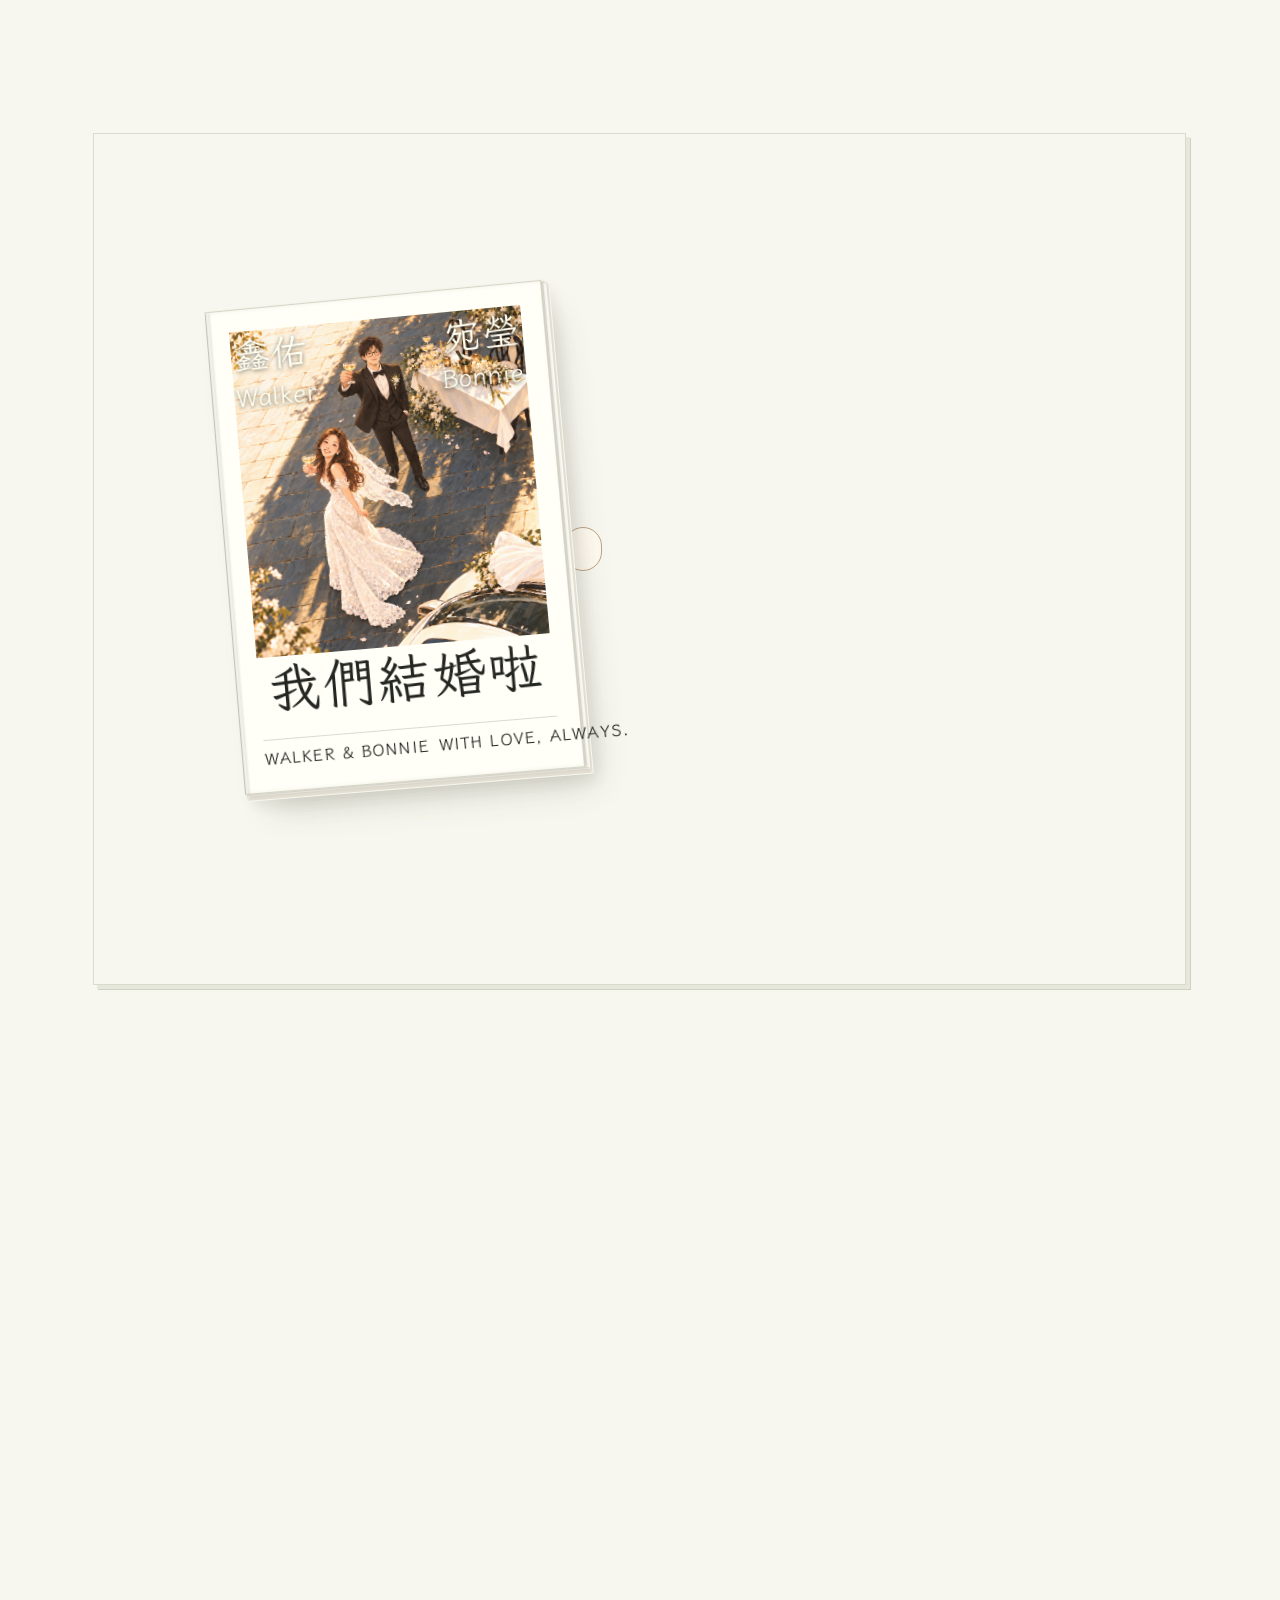
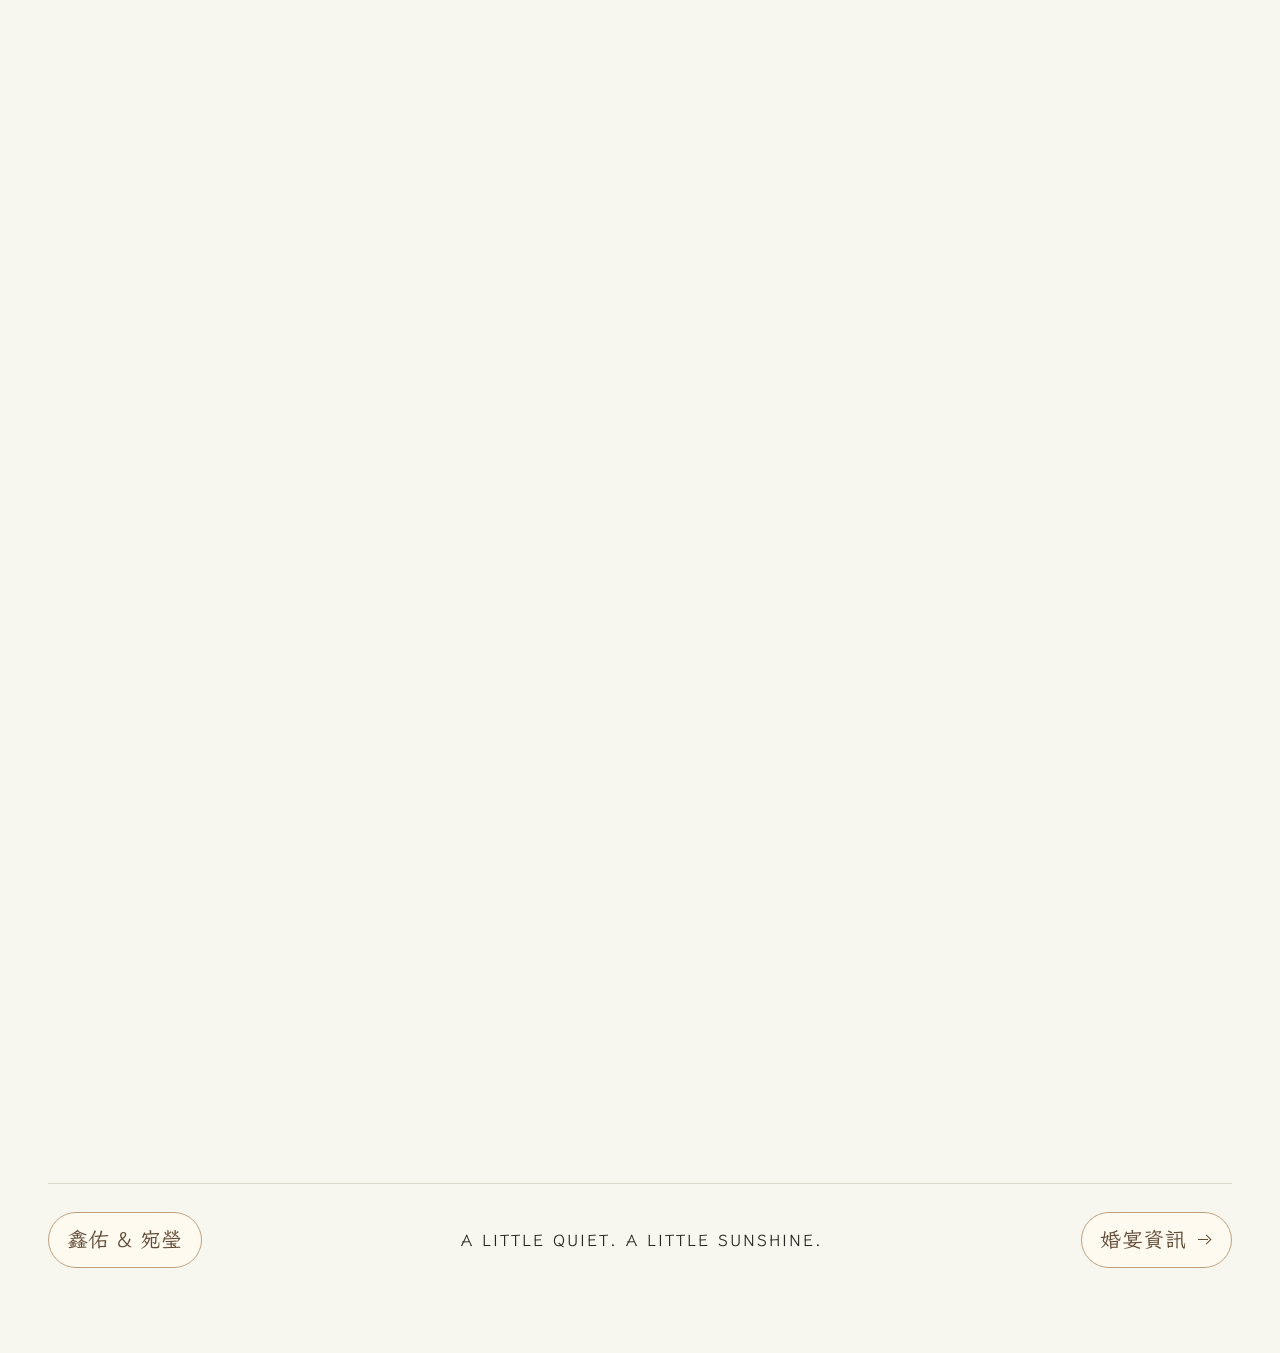
<file: index.html>
<!doctype html>
<html lang="zh-Hant" class="is-cover">
<head>
  <meta charset="utf-8">
<link rel="preconnect" href="https://raw.githubusercontent.com" crossorigin>
<link rel="preload" href="https://raw.githubusercontent.com/cyberinkflow/StarPandaKidsFonts/1934d8585394d1f0b7b148f25696c121679ef725/StarPandaKidsBeta2.1.otf" as="font" type="font/otf" crossorigin>
  <meta name="viewport" content="width=device-width,initial-scale=1,viewport-fit=cover">
  <meta name="theme-color" content="#f7f7ef">
  <meta name="description" content="把幸福的日子，留給最重要的你。我們說好了，這一天見。查看婚宴資訊與更多合照，一起分享幸福。">
  <title>鑫佑 & 宛瑩｜Walker & Bonnie 婚禮邀請</title>
  <link rel="stylesheet" href="assets/invitation.css?v=five-page-flow-1">
  <link rel="stylesheet" href="assets/invitation-book.css?v=magazine-smooth-15">
  <link rel="stylesheet" href="assets/invitation-magazine.css?v=magazine-smooth-15">
  <link rel="stylesheet" href="assets/invitation-polish.css?v=magazine-smooth-15">
  <link rel="stylesheet" href="assets/invitation-spread.css?v=magazine-smooth-15">
  <link rel="stylesheet" href="assets/invitation-material.css?v=magazine-smooth-15">
<link rel="stylesheet" href="assets/wedding-fonts.css?v=panda-block-5"><link rel="stylesheet" href="assets/invitation-type-size.css?v=magazine-smooth-15"><style>
html.panda-loading body{visibility:hidden}
html.panda-loading::after{content:"♥";position:fixed;inset:0;display:grid;place-items:center;background:#f7f6ed;color:#df9074;font:48px/1 serif;z-index:2147483647;animation:panda-loading-pulse 1.2s ease-in-out infinite}
@keyframes panda-loading-pulse{50%{color:#efb49b}}
@media(prefers-reduced-motion:reduce){html.panda-loading::after{animation:none}}
</style><script>
(()=>{
  if(!document.fonts)return;
  const root=document.documentElement;
  root.classList.add('panda-loading');root.setAttribute('aria-busy','true');
  const reveal=()=>{root.classList.remove('panda-loading');root.removeAttribute('aria-busy');};
  const timeout=setTimeout(reveal,6000);
  const ready=()=>document.fonts.load('400 24px "Star Panda Kids"','我們要結婚了♥').then(()=>{clearTimeout(timeout);reveal();},()=>{clearTimeout(timeout);reveal();});
  if(document.readyState==='loading')document.addEventListener('DOMContentLoaded',ready,{once:true});else ready();
})();
</script><link rel="preload" as="image" href="assets/story-courtyard.png" fetchpriority="high">
<link rel="stylesheet" href="assets/invitation-magazine.css?v=magazine-smooth-15">
</head>
<body>
  <a class="action-control skip-link" href="#details">跳到婚宴資訊</a>
  <header class="site-header" inert>
    <a class="action-control brand" href="#invitation" aria-label="回到喜帖首頁"><span class="brand-mark" aria-hidden="true">w / b</span><span class="name-pair"><strong data-couple>鑫佑 & 宛瑩</strong><small data-english-couple>Walker & Bonnie</small></span></a>
    <nav aria-label="喜帖導覽"><a href="#story" class="action-control">我們的小故事</a><a href="#details" class="action-control">這一天</a></nav>
  </header>

  <main>
    <div class="book-journey" id="invitation-book" aria-label="我們的婚禮喜帖">
      <div class="book-stage">
        <section class="hero book-page book-cover" data-book-page="0" id="invitation" aria-labelledby="hero-title">
          <h1 id="hero-title" class="sr-only" tabindex="-1">鑫佑與宛瑩的婚禮邀請｜Walker & Bonnie</h1>
          <div class="hero-copy" aria-hidden="true"></div>
          <div class="hero-art" aria-label="Walker 與 Bonnie 的立體婚禮雜誌">
            <div class="paper-anchor"><div class="paper-flight"><div class="magazine-depth"><div class="magazine-pages" aria-hidden="true"></div><div class="invitation-paper">
              <div class="paper-content">
                <div class="cover-portrait photo-slot has-photo" data-photo="0"><img src="assets/story-courtyard.png" alt="鑫佑與宛瑩的合照" fetchpriority="high" loading="eager" decoding="async"></div>
                <div class="cover-person cover-person-walker"><strong class="cover-ink">鑫佑</strong><small class="cover-ink" lang="en">Walker</small></div><div class="cover-person cover-person-bonnie"><strong class="cover-ink">宛瑩</strong><small class="cover-ink" lang="en">Bonnie</small></div>
                <div class="paper-title"><span class="cover-ink">我們結婚啦</span></div>
                <div class="paper-bottom"><span class="cover-ink">WALKER & BONNIE</span><span class="cover-ink">WITH LOVE, ALWAYS.</span></div>
                <div class="magazine-gloss" aria-hidden="true"></div>
              </div>
            </div></div></div></div>
            <a class="action-control cover-open" href="#story" aria-label="點擊翻開喜帖，前往下一頁" title="點擊翻開喜帖"><svg viewBox="0 0 36 36" fill="none" aria-hidden="true"><path d="M13 19V8a2 2 0 0 1 4 0v8a2 2 0 0 1 4 0v1a2 2 0 0 1 4 0v1a2 2 0 0 1 4 0v6c0 5-3 8-7 8h-3c-3 0-5-2-6-4l-5-7c-1.5-2.5 1.5-4.5 3-2l2 2" fill="#fffaf0" stroke="currentColor" stroke-width="1.5" stroke-linecap="round" stroke-linejoin="round"/><path d="M15 1v2M8 4l1.5 1.5M22 4l-1.5 1.5" stroke="currentColor" stroke-width="1.5" stroke-linecap="round"/></svg></a>
          </div>
        </section>

<section class="book-page content-page book-story" data-book-page="1" id="story" aria-labelledby="story-title"><div class="page-content" tabindex="0" aria-label="人物介紹內容"><div class="couple-intro"><div><p class="eyebrow" lang="en">The two of us</p><h2 class="duo-heading" id="story-title" tabindex="-1" lang="en">Since 2021, <br>until now,<br><em>and to be continued.</em></h2></div><div class="personality-pair"><article class="personality quiet" aria-labelledby="name-walker"><span class="personality-avatar avatar-quiet"><img src="assets/story-champagne-upright.png" alt="鑫佑（Walker）的插畫頭貼" width="1122" height="1402" loading="lazy"></span><span class="personality-name" id="name-walker">鑫佑<small>Walker</small></span><span class="personality-type" lang="en">INFP</span><span class="personality-copy">平常不喜歡說話，<br>喝酒後超喜歡說話。</span><span class="personality-extra" id="profile-walker" hidden>別人說他沉穩內斂。<br>（但 Bonnie 不覺得。）</span><button class="action-control profile-toggle" type="button" aria-expanded="false" aria-controls="profile-walker" data-person="鑫佑">認識鑫佑 ＋</button></article><article class="personality sunny" aria-labelledby="name-bonnie"><span class="personality-avatar avatar-sunny"><img src="assets/story-champagne-upright.png" alt="宛瑩（Bonnie）的插畫頭貼" width="1122" height="1402" loading="lazy"></span><span class="personality-name" id="name-bonnie">宛瑩<small>Bonnie</small></span><span class="personality-type" lang="en">ENTP</span><span class="personality-copy">12小時跟Walker嘰哩呱啦<br>喝酒後24小時跟每個人嘰哩呱啦</span><span class="personality-extra" id="profile-bonnie" hidden>是有趣的靈魂與美貌集於一身的自戀仔。<br>（Walker 笑而不語。）</span><button class="action-control profile-toggle" type="button" aria-expanded="false" aria-controls="profile-bonnie" data-person="宛瑩">認識宛瑩 ＋</button></article></div></div></div><div class="page-actions"><a class="action-control text-action" href="#invitation">上一頁</a><span class="page-number">1 / 5</span><a class="action-control button" href="#photos">下一頁 →</a></div></section>
<section class="book-page content-page book-photos" data-book-page="2" id="photos" aria-labelledby="photos-title"><div class="page-content" tabindex="0" aria-label="照片區內容"><div class="photos-heading"><p class="eyebrow">OUR MOMENTS</p><h2 id="photos-title">我們的照片</h2><p>把一起走過的日子，<br>留在每一張照片裡。</p></div><div class="story-viewer" role="region" aria-roledescription="可滑動相片卡片" aria-label="我們的三張故事照片"><div class="story-track">
            <figure class="story-frame" data-story-frame="0">
              <div class="story-photo story-photo--portrait photo-slot" data-photo="1"><div class="photo-placeholder"><span class="photo-monogram">us.</span><span class="photo-note">OUR LITTLE STORY / 01</span></div></div>
              <figcaption><span class="eyebrow" lang="en">01 / Dress up</span><h3>今天有點正式，<br>但我們還是一樣鬧。</h3><p>她負責漂亮，他負責站好。<br>笑得這麼開心，大概是想到等一下可以吃飯。</p></figcaption>
            </figure>
            <figure class="story-frame" data-story-frame="1">
              <div class="story-photo story-photo--portrait photo-slot" data-photo="2"><div class="photo-placeholder"><span class="photo-monogram">us.</span><span class="photo-note">OUR LITTLE STORY / 02</span></div></div>
              <figcaption><span class="eyebrow" lang="en">02 / Cheers to us</span><h3>敬今天的我們，<br>也敬明天的宵夜。</h3><p>照片裡看起來很優雅。<br>實際上，已經在討論拍完要吃什麼。</p></figcaption>
            </figure>
            <figure class="story-frame" data-story-frame="2">
              <div class="story-photo story-photo--portrait photo-slot" data-photo="3"><div class="photo-placeholder"><span class="photo-monogram">us.</span><span class="photo-note">OUR LITTLE STORY / 03</span></div></div>
              <figcaption><span class="eyebrow" lang="en">03 / Just like this</span><h3>一張合照，<br>兩種快樂。</h3><p>他覺得這張可以，她說再拍一張。<br>最後相簿多了三百張差不多的照片。</p></figcaption>
            </figure>
            </div><div class="story-controls" hidden><button type="button" id="story-prev" class="action-control story-arrow" aria-label="上一張照片"><svg class="story-nav-arrow" viewBox="0 0 40 20" fill="none" aria-hidden="true"><path d="M3 10h32M27 3l8 7-8 7" stroke="currentColor" stroke-width="1.2" stroke-linecap="round" stroke-linejoin="round"/></svg></button><span class="story-controls-flourish" aria-hidden="true">─ ♡ ─</span><button type="button" id="story-next" class="action-control story-arrow" aria-label="下一張照片"><svg class="story-nav-arrow" viewBox="0 0 40 20" fill="none" aria-hidden="true"><path d="M3 10h32M27 3l8 7-8 7" stroke="currentColor" stroke-width="1.2" stroke-linecap="round" stroke-linejoin="round"/></svg></button></div><div class="story-progress" role="group" aria-label="選擇照片" hidden><button type="button" data-story-go="0" aria-label="第 1 張照片" class="heart-dot"></button><button type="button" data-story-go="1" aria-label="第 2 張照片" class="heart-dot"></button><button type="button" data-story-go="2" aria-label="第 3 張照片" class="heart-dot"></button></div><p id="story-slide-status" class="sr-only" role="status" aria-live="polite"></p>
          </div></div><div class="page-actions"><a class="action-control text-action" href="#story">上一頁</a><span class="page-number">2 / 5</span><a class="action-control button" href="#chapters">下一頁 →</a></div></section>
<section class="book-page content-page book-chapters" data-book-page="3" id="chapters" aria-labelledby="next-chapter-title"><div class="page-content" tabindex="0" aria-label="那些年的故事內容"><section class="story-next-chapter" aria-labelledby="next-chapter-title"><h3 id="next-chapter-title" tabindex="-1">那些年的小故事<span class="story-title-names" lang="en">『Walker &amp; Bonnie』</span></h3><p>我們從同一間公司的同事，變成酒友、戀人、旅伴。<br>中間經過九杯 Shot、<br>一次象山心碎之旅，<br>還有一起在英國生活的日子。</p><p>從「可以試試看」，到「以後都有<span class="pronoun-blue">你</span>/<span class="pronoun-pink">妳</span>」。<br>這是我們的故事。</p><button id="story-read" type="button" aria-haspopup="dialog" aria-controls="story-dialog" class="action-control story-read-link"><img class="story-olaf" src="assets/olaf-story.png" alt="" width="64" height="64"><span>翻開我們的小故事</span></button></section></div><div class="page-actions"><a class="action-control text-action" href="#photos">上一頁</a><span class="page-number">3 / 5</span><a class="action-control button" href="#details">下一頁 →</a></div></section>
<section class="book-page content-page book-details details" data-book-page="4" id="details" aria-labelledby="details-title"><div class="page-content" tabindex="0" aria-label="婚宴資訊內容"><div class="section-heading"><div><p class="eyebrow">SAVE THE DATE</p><h2 id="details-title" tabindex="-1">這一天，見。</h2></div><span class="sample-label" id="sample-label">我們準備好，你就來。</span></div>
          <div class="details-grid">
            <article class="detail-card time-card"><div class="detail-top"><span>WHEN / 婚宴時間</span></div><h3 data-long-date>2027 年 6 月 19 日</h3><p class="detail-weekday" data-weekday>星期六</p><div class="time-row"><div><strong id="welcome-time">12:00</strong><span>入座</span></div><span class="time-divider" aria-hidden="true"></span><div><strong id="banquet-time">12:30</strong><span>午宴開席</span></div></div><button class="action-control text-action" id="calendar-button" type="button">加入我的行事曆 <span aria-hidden="true">＋</span></button></article>
            <article class="detail-card venue-card"><div class="venue-card-copy"><div class="detail-top"><span>WHERE / 婚宴地點</span></div><h3 id="venue-name">晶宴・御豐館</h3><p class="venue-room" id="venue-room">綺麗劇場</p><p class="venue-address" id="venue-address">300新竹市東區光復里公道五路三段1號2樓</p></div><div class="venue-map"><iframe tabindex="-1" aria-hidden="true" id="venue-map-frame" title="晶宴會館御豐館位置地圖" src="https://maps.google.com/maps?q=%E6%99%B6%E5%AE%B4%E6%9C%83%E9%A4%A8%E5%BE%A1%E8%B1%90%E9%A4%A8&output=embed&hl=zh-TW" loading="lazy" referrerpolicy="no-referrer-when-downgrade"></iframe><a class="venue-map-link" id="directions-link" href="https://www.google.com/maps/dir/?api=1&destination=%E6%99%B6%E5%AE%B4%E6%9C%83%E9%A4%A8%E5%BE%A1%E8%B1%90%E9%A4%A8" target="_blank" rel="noopener noreferrer"><span class="action-control button venue-map-action">帶我去婚禮現場📍</span></a></div></article>
          </div></div><div class="page-actions"><a class="action-control text-action" href="#chapters">上一頁</a><span class="page-number">4 / 5</span><a class="action-control button" href="#thanks">下一頁 →</a></div></section>
<section class="book-page content-page book-thanks" data-book-page="5" id="thanks" aria-labelledby="thanks-title"><div class="page-content" tabindex="0" aria-label="婚禮見內容"><h2 id="thanks-title" class="sr-only">婚禮見與小驚喜</h2><div class="details-next attendance-reminder"><p class="reminder-heading">你有答應要來喔 <span class="reminder-heart" aria-hidden="true">♥</span></p><p>把這天留給我們，<br>一起吃飯、聊天，為我們舉杯。</p></div><div class="scratch-section"><div class="scratch-card" id="scratch-card"><div class="scratch-prize"><span>恭喜你，刮中我們的偏愛！</span><strong class="scratch-message">神祕小禮物<span>ONLY AT OUR WEDDING</span></strong><p class="scratch-redemption">婚禮當天，出示這個畫面找我們兌換。<br><strong>只限現場領取</strong>，禮物是什麼？見面才揭曉 🤭</p><span class="scratch-stamp" aria-hidden="true">♡</span></div><canvas id="scratch-canvas" aria-hidden="true"></canvas><span class="sr-only" id="scratch-status" role="status"></span></div><button class="action-control" id="scratch-reveal" type="button">直接揭曉 <span class="icon icon-next" aria-hidden="true"></span></button></div><div class="thankyou-footer"><div class="countdown"><strong id="days-left">—</strong><span id="countdown-label">DAYS TO GO</span></div><p>那天見啦啦啦啦<br><small>鑫佑 & 宛瑩 · Walker & Bonnie</small></p></div></div><div class="page-actions"><a class="action-control text-action" href="#details">上一頁</a><span class="page-number">5 / 5</span><a class="action-control button" href="#backcover">封底 →</a></div></section>
        <section class="book-page book-backcover" data-book-page="6" id="backcover" aria-labelledby="backcover-title"><h2 id="backcover-title" class="sr-only" tabindex="-1">雜誌封底</h2><div class="backcover-anchor"><a class="action-control backcover-return" href="#invitation" aria-label="翻回雜誌封面" title="翻回雜誌封面"><svg viewBox="0 0 36 36" fill="none" aria-hidden="true"><path d="M13 19V8a2 2 0 0 1 4 0v8a2 2 0 0 1 4 0v1a2 2 0 0 1 4 0v1a2 2 0 0 1 4 0v6c0 5-3 8-7 8h-3c-3 0-5-2-6-4l-5-7c-1.5-2.5 1.5-4.5 3-2l2 2" fill="#fffaf0" stroke="currentColor" stroke-width="1.5" stroke-linecap="round" stroke-linejoin="round"/><path d="M15 1v2M8 4l1.5 1.5M22 4l-1.5 1.5" stroke="currentColor" stroke-width="1.5" stroke-linecap="round"/></svg></a><div class="backcover-flight"><div class="backcover-page-stack" aria-hidden="true"></div><div class="backcover-magazine" role="button" tabindex="0" aria-label="翻回雜誌封面"><div class="backcover-photo photo-slot" data-photo="0"><div class="photo-placeholder"><span class="portrait-mark">w & b</span></div></div><div class="magazine-barcode" aria-hidden="true"><span class="barcode-bars"></span><span>W &amp; B · 2027 06 19</span></div><div class="magazine-gloss" aria-hidden="true"></div></div></div></div></section>
      </div>
    </div>
  </main>
  <div class="page-width" id="line-official-section" hidden><a class="action-control button button-outline" id="line-official-link" target="_blank" rel="noopener noreferrer">加入新人 LINE 官方帳號 <span class="icon icon-next" aria-hidden="true"></span></a></div>
  <footer class="site-footer page-width"><a class="action-control footer-couple" href="#invitation" data-couple>鑫佑 & 宛瑩</a><span>A LITTLE QUIET. A LITTLE SUNSHINE.</span><a class="action-control" href="#details">婚宴資訊 <span class="icon icon-next" aria-hidden="true"></span></a></footer>
  <dialog id="story-dialog" aria-labelledby="story-reader-title"><div class="story-reader-shell"><header class="story-reader-header"><div><h2 id="story-reader-title" tabindex="-1">那些年的小故事<span class="story-title-names" lang="en">『Walker &amp; Bonnie』</span></h2></div><button id="story-close" type="button" class="action-control">關閉 ×</button></header><div class="story-reader-body"><p class="story-reader-lead"><strong>當時的我們還不知道<br>那個一起下班、一起出去玩的人<br>後來會成為最想一起回家的人。</p><section class="story-chapter" aria-labelledby="story-chapter-1"><span class="chapter-number" aria-hidden="true">01</span><h3 id="story-chapter-1"><span class="pronoun-blue">他</span>先遇見了仙女，<span class="pronoun-pink">她</span>後來發現了帥哥。</h3><p>故事開始在 2021 年，口罩還是日常穿搭的一部分。<span class="pronoun-pink">她</span>進公司的第一天，<span class="pronoun-blue">他</span>看著戴口罩的<span class="pronoun-pink">她</span>，心裡想著：「新來的同事，怎麼像仙女一樣。」</p><p>臉都還沒看完整，心動倒是已經先開始了。於是，<span class="pronoun-blue">他</span>開始約<span class="pronoun-pink">她</span>和同事們一起去酒吧。至於是剛好想喝酒，還是剛好想見<span class="pronoun-pink">她</span>，答案應該滿明顯的。</p><p>那時候還年輕，白天當同事，下班繼續一起玩。一起出門的次數多了，我們也慢慢熟了。後來，<span class="pronoun-blue">他</span>開始教<span class="pronoun-pink">她</span>寫程式。</p><p>程式有沒有學會先不說，但<span class="pronoun-pink">她</span>開始覺得——「欸，<span class="pronoun-blue">他</span>好像越來越帥了。」</p><p>一個先被外表吸引，一個慢慢被相處打動。在那些看起來很普通的日子裡，我們悄悄成了彼此的特別。</p></section>
<section class="story-chapter" aria-labelledby="story-chapter-2"><span class="chapter-number" aria-hidden="true">02</span><h3 id="story-chapter-2">那晚的紀錄：一人 9 杯 Shot。</h3><p>有一次，我們和朋友一起去了酒吧。原本只是喝喝調酒、聊聊天，幾杯調酒過後，大家就開始喝起了 Shot。</p><p>最後的戰績是:一個人，9 杯。對，是每個人 9 杯。至於那晚怎麼收尾的……</p><p><span class="pronoun-blue">他</span>和朋友好像先在路邊短暫「休息」了一下。<span class="pronoun-pink">她</span>則回到家，躺上房間裡的白色毛毛地毯，直接進入睡眠模式。床明明就在旁邊，但那晚的<span class="pronoun-pink">她</span>，覺得毛毛地毯就夠舒服了。</p><p>仙女也是需要降落的。那天選的是白色毛毛款停機坪。</p><p>總之，大家最後都平安回家睡覺，隔天，再各自迎來一場大宿醉。有些回憶很浪漫，這段比較像酒醒之後，還會一起笑很久的那種。</p><p>後來，我們還是常常一起出去。只是漸漸地，從一群人的聚會，變成了兩個人的約會。</p></section>
<section class="story-chapter" aria-labelledby="story-chapter-3"><span class="chapter-number" aria-hidden="true">03</span><h3 id="story-chapter-3"><span class="pronoun-blue">他</span>想牽手，<span class="pronoun-pink">她</span>以為<span class="pronoun-blue">他</span>小看<span class="pronoun-pink">她</span>。</h3><p>那天，我們一起去爬象山。下山的路上飄起小雨，路有點滑。<span class="pronoun-blue">他</span>怕<span class="pronoun-pink">她</span>跌倒，伸手想牽<span class="pronoun-pink">她</span>。而<span class="pronoun-pink">她</span>，非常俐落地把<span class="pronoun-blue">他</span>的手拍開。</p><p><span class="pronoun-blue">他</span>想的是：「路很滑，讓我牽著<span class="pronoun-pink">妳</span>。」<br><span class="pronoun-pink">她</span>想的是：「瞧不起誰啊，我才不會滑倒。」</p><p><span class="pronoun-pink">她</span>顧著證明自己站得穩，完全沒發現，旁邊那個人的心已經碎了一地。<br>直到現在，<span class="pronoun-blue">他</span>都堅持把那天叫作——「象山心碎之旅」。</p><p>回家後，<span class="pronoun-blue">他</span>帶著那顆受傷的心，決定這次不要再靠暗示了。於是傳訊息告訴<span class="pronoun-pink">她</span>，說<span class="pronoun-blue">他</span>喜歡<span class="pronoun-pink">她</span>，問<span class="pronoun-pink">她</span>到底有沒有興趣，要不要當<span class="pronoun-blue">他</span>的女朋友。</p><p><span class="pronoun-pink">她</span>說：「可以試試看。」沒有華麗的台詞，就這樣，我們開始了。<br>原本以為是心碎之旅，結果走成了戀愛的起點。</p><p>那天沒牽到的手，後來還有好多機會，可以慢慢牽。</p></section>
<section class="story-chapter" aria-labelledby="story-chapter-4"><span class="chapter-number" aria-hidden="true">04</span><h3 id="story-chapter-4">第一次見家長，先登場的是金髮，後登場的是低音炮。</h3><p>第一次一起回<span class="pronoun-pink">她</span>家的那天晚上，<span class="pronoun-blue">他</span>留著一頭及背的金色長髮。爸媽先看見了<span class="pronoun-blue">他</span>的背影，還以為女兒帶了個女生回來。</p><p>直到<span class="pronoun-blue">他</span>轉過身，用低沉的嗓音喊了一聲<br>「叔叔好。」<br>爸爸嚇了一跳。</p><p>原本以為是女兒的長髮朋友，一開口，才發現是低音炮男朋友。金色長髮是前奏，低音炮才是正式登場。</p><p>第一次見家長，就這樣留下了意想不到的記憶點。<br>後來，這位金色長髮、低音炮的男朋友，慢慢成了家裡熟悉的身影，也即將成為家裡的一份子。</p><p>而那聲讓爸爸嚇一跳的「叔叔好」，成了我們一提起，就忍不住笑的溫暖插曲。</p></section>
<section class="story-chapter" aria-labelledby="story-chapter-5"><span class="chapter-number" aria-hidden="true">05</span><h3 id="story-chapter-5"><span class="pronoun-pink">她</span>想再回去一次，<span class="pronoun-blue">他</span>說，那就一起。</h3><p><span class="pronoun-pink">她</span>曾經在英國讀碩士。那時候忙著唸書，心裡一直留著一個小小的願望：想再回去一次，好好生活，慢慢看看。</p><p><span class="pronoun-blue">他</span>沒有去過歐洲，英文也還在「可以再進步」的階段。後來，我們都抽中了英國打工度假的籤。</p><p>面對一個沒去過的地方，和一段還不知道會長什麼樣子的生活，<span class="pronoun-blue">他</span>沒有猶豫，願意和<span class="pronoun-pink">她</span>一起出發。<span class="pronoun-pink">她</span>想重訪的地方，就這樣成了我們共同的新冒險。</p><p>於是，一起收拾行李，把熟悉的日子打包，毅然決然地一起跳脫舒適圈。<span class="pronoun-blue">他</span>遠端工作，<span class="pronoun-pink">她</span>在咖啡廳當服務生。</p><p>我們在那裡工作、學英文、交朋友，一起摸索異鄉的日常，也慢慢找到自己的生活步調。原本陌生的街道，變成了熟悉的回家路。原本不認識的人，變成了會約著見面、惦記彼此的朋友。</p><p>因為有彼此，也有了朋友，那個很遠的地方，慢慢住出了家的感覺，成了我們的第二個家鄉。回頭想起來，很喜歡那段愜意的小日子。</p><p>原來，和喜歡的人一起過生活，連冷得要死的日常，都會變成後來很想念的時光。</p></section>
<section class="story-chapter" aria-labelledby="story-chapter-6"><span class="chapter-number" aria-hidden="true">06</span><h3 id="story-chapter-6">旅行清單越來越長，身邊一直是同一個人。</h3><p>住在英國的日子裡，我們也一起去了好多地方。第一站，是比利時。</p><p>布魯日的街景，美得像我們想像中的中古世紀。那些原本只在圖片裡看過的風景，就這樣，成了兩個人一起走過的路。</p><p>後來，我們在瑞士看雪、玩雪，在挪威看峽灣、搭過夜火車，在瑞典體驗當地生活，在芬蘭挑戰冰浴，在德國一起參加啤酒節。</p><p>還有法國、愛沙尼亞、拉脫維亞、捷克、匈牙利，以及荷蘭……每一個地名，都有一段只有我們知道的故事。</p><p>有些記得的是風景，有些記得的是當下發生的小事。還有些照片，一翻出來，就知道對方接下來會笑什麼。</p><p>大家說，旅行可以看出兩個人適不適合在一起。我們一起走過了許多地方，依然期待著下一趟旅行。而最期待的是，往後的每一站，都可以一直有彼此。</p></section>
<section class="story-chapter" aria-labelledby="story-chapter-7"><span class="chapter-number" aria-hidden="true">07</span><h3 id="story-chapter-7">回到台灣，故事繼續。</h3><p>後來，我們一起回到台灣，繼續工作、生活，也繼續計畫下一次去哪裡玩。故事從遠方，回到了每天的日常。</p><p>從「下班要不要一起出去？」到「晚餐要吃什麼？」從同事、酒友，到戀人、旅伴，現在，我們想成為彼此的家人。</p><p>我們很喜歡，那些一起出去玩的故事。也很珍惜，那些沒有特別發生什麼、卻有對方陪著的日子。</p><p>當初那句「可以試試看」，走到今天，已經變成——「以後的旅行，都一起吧。」</p><p>去很遠的地方，或是一起回家。</p></section>
<section class="story-chapter" aria-labelledby="story-chapter-8"><span class="chapter-number" aria-hidden="true">08</span><h3 id="story-chapter-8"><span class="pronoun-blue">你</span>的朋友、我的朋友，後來都是我們的朋友。</h3><p><span class="pronoun-blue">他</span>的朋友大多在台北，<span class="pronoun-pink">她</span>的朋友大多在新竹。在一起之後，我們的生活裡，也多了彼此的朋友。</p><p>一起吃飯、喝酒、聊天，偶爾抽著水煙，把近況聊成笑話，再把笑話聊成回憶。</p><p>原本是「陪<span class="pronoun-blue">他</span>去見朋友」、「帶<span class="pronoun-pink">她</span>認識朋友」，後來，不知不覺變成了——「我們什麼時候再約大家？」</p><p>很開心，我們喜歡彼此，也喜歡彼此身邊的那些人。兩個人的故事，因為有了一群人的陪伴，變得更熱鬧，也更溫暖。</p><p>而婚禮這一天，終於可以把台北、新竹，還有一路上認識的朋友們，約到同一個地方。</p><p>這次，就一起來吃飯、聊天，為我們舉杯吧。</p></section>
<div class="story-reader-ending"><p>從同事、酒友，到戀人、旅伴。<br>下一站，是家人。</p><button type="button" id="story-reader-back" class="action-control">回到喜帖 ♡</button></div></div></div></dialog>
  <dialog id="calendar-dialog" aria-labelledby="calendar-title" aria-describedby="calendar-help"><button class="action-control dialog-close" id="calendar-close" type="button" aria-label="關閉行事曆選項">關閉 ×</button><p class="eyebrow">SAVE OUR DAY</p><h2 id="calendar-title">把這天留給我們。</h2><p class="calendar-summary">2027 / 06 / 19 · 12:00 入座 · 12:30 開席</p><div class="calendar-options"><a class="action-control button button-primary" id="calendar-google" href="https://calendar.google.com/calendar/render" target="_blank" rel="noopener noreferrer">Google 行事曆 <span class="icon icon-next" aria-hidden="true"></span></a><a class="action-control button button-outline" id="calendar-apple" href="assets/wedding-invitation.ics?v=20270619-2&openExternalBrowser=1">Apple／其他行事曆 <span aria-hidden="true">＋</span></a></div><p id="calendar-help">選擇你使用的行事曆，開啟後確認加入。若在 LINE 裡無法開啟，請從選單改用 Safari 或 Chrome。</p><button class="action-control text-action" id="calendar-copy" type="button" hidden>複製喜帖連結，在瀏覽器開啟</button><p id="calendar-copy-status" role="status"></p><a class="action-control calendar-download" id="calendar-download" href="assets/wedding-invitation.ics?v=20270619-2&openExternalBrowser=1" download="walker-bonnie-wedding.ics">下載行事曆檔案</a></dialog>
  <dialog id="photo-dialog"><button type="button" id="photo-close" aria-label="關閉照片" class="action-control">關閉 ×</button><img id="photo-full" alt=""></dialog>
  <script src="config.js?v=original-gallery-1"></script><script src="assets/invitation.js?v=hall-reminder-photos-1"></script><script src="assets/invitation-book.js?v=magazine-smooth-15"></script>
  <script src="assets/invitation-interactions.js?v=magazine-smooth-15"></script>
  <script src="assets/invitation-depth.js?v=magazine-smooth-15"></script>
  <script src="assets/invitation-gallery.js?v=magazine-smooth-15"></script>
</body>
</html>
</file>
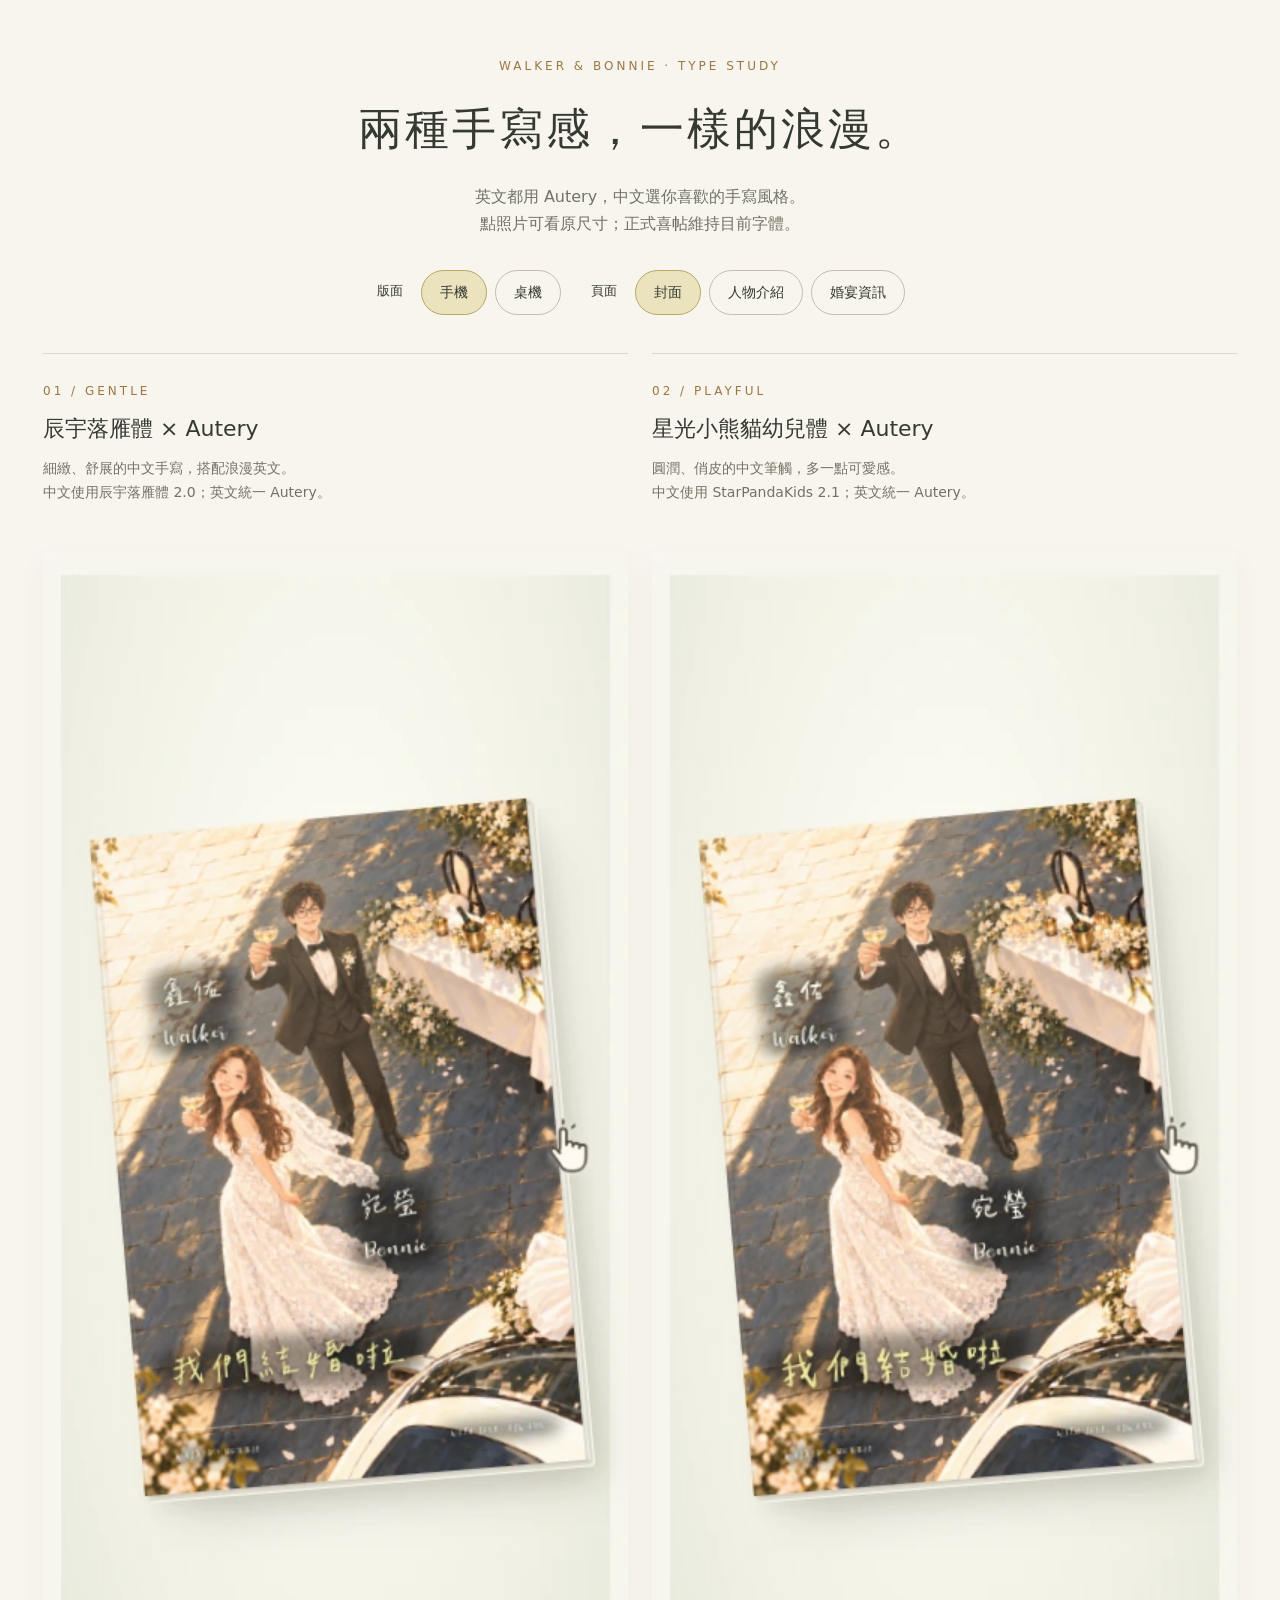
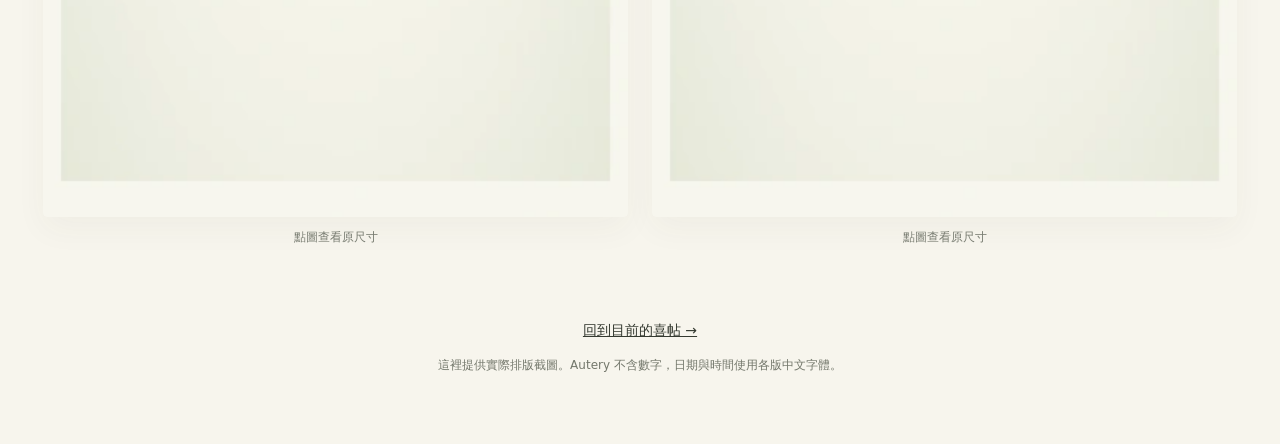
<file: font-preview/index.html>
<!doctype html>
<html lang="zh-Hant"><head><meta charset="utf-8"><meta name="viewport" content="width=device-width,initial-scale=1"><meta name="robots" content="noindex"><title>手寫字體提案｜鑫佑 & 宛瑩</title><style>
:root{color-scheme:light;--paper:#f7f5ed;--ink:#353a31;--line:#ddd8c9;--gold:#9c7744}*{box-sizing:border-box}body{margin:0;background:var(--paper);color:var(--ink);font-family:system-ui,'Microsoft JhengHei',sans-serif;line-height:1.7}main{max-width:1250px;margin:auto;padding:56px 28px}header{max-width:760px;margin:0 auto 32px;text-align:center}.eyebrow{font-size:12px;letter-spacing:3px;color:var(--gold)}h1{font-size:clamp(28px,4vw,44px);font-weight:500;letter-spacing:3px;margin:16px 0}header p{color:#707365}a{color:inherit}button,a:focus-visible{outline-offset:5px}fieldset{border:0;padding:0;margin:0;display:flex;gap:8px;justify-content:center;flex-wrap:wrap}legend{float:left;margin-right:8px;font-size:13px;line-height:42px}.controls{display:flex;flex-wrap:wrap;gap:12px 28px;justify-content:center;margin:30px 0 38px}button{border:1px solid #c8bdab;border-radius:24px;padding:10px 18px;background:transparent;color:var(--ink);font:inherit;font-size:14px;cursor:pointer}button[aria-pressed=true]{background:#eae3bd;border-color:#b7a965}button:hover{background:#ede9da}.grid{display:grid;grid-template-columns:repeat(2,minmax(0,1fr));gap:24px}article{min-width:0;border-top:1px solid var(--line);padding-top:22px}h2{font-size:22px;font-weight:500;margin:6px 0}article p{font-size:14px;min-height:74px;color:#727366;margin:10px 0 20px}.number{font-size:12px;letter-spacing:3px;color:var(--gold)}.preview{display:block;background:#eeece3;border-radius:4px;overflow:hidden;box-shadow:0 12px 32px #4b42230b}.preview img{width:100%;display:block;height:auto}.caption{font-size:12px;color:#777b70;text-align:center;margin:10px}footer{text-align:center;margin-top:46px;font-size:14px}footer p{color:#73776b;font-size:12px}.status{height:0;overflow:hidden}@media(max-width:800px){main{padding:32px 20px}.grid{grid-template-columns:1fr;gap:38px}article{max-width:480px;width:100%;margin:auto}article p{min-height:0}.controls{gap:18px}h1{letter-spacing:1px}}
</style></head><body><main><header><div class="eyebrow">WALKER & BONNIE · TYPE STUDY</div><h1>兩種手寫感，一樣的浪漫。</h1><p>英文都用 Autery，中文選你喜歡的手寫風格。<br>點照片可看原尺寸；正式喜帖維持目前字體。</p></header>
<div class="controls"><fieldset id="devices"><legend>版面</legend><button data-device="mobile" aria-pressed="true">手機</button><button data-device="desktop" aria-pressed="false">桌機</button></fieldset><fieldset id="sections"><legend>頁面</legend><button data-section="invitation" aria-pressed="true">封面</button><button data-section="story" aria-pressed="false">人物介紹</button><button data-section="details" aria-pressed="false">婚宴資訊</button></fieldset></div>
<div class="grid">
<article data-font="chen"><span class="number">01 / GENTLE</span><h2>辰宇落雁體 × Autery</h2><p>細緻、舒展的中文手寫，搭配浪漫英文。<br>中文使用辰宇落雁體 2.0；英文統一 Autery。</p><a class="preview" href="images/chen-mobile-invitation.webp" target="_blank" rel="noopener"><img src="images/chen-mobile-invitation.webp" alt="辰宇落雁體 × Autery 手機封面字體預覽"></a><div class="caption">點圖查看原尺寸</div></article>
<article data-font="panda"><span class="number">02 / PLAYFUL</span><h2>星光小熊貓幼兒體 × Autery</h2><p>圓潤、俏皮的中文筆觸，多一點可愛感。<br>中文使用 StarPandaKids 2.1；英文統一 Autery。</p><a class="preview" href="images/panda-mobile-invitation.webp" target="_blank" rel="noopener"><img src="images/panda-mobile-invitation.webp" alt="星光小熊貓幼兒體 × Autery 手機封面字體預覽"></a><div class="caption">點圖查看原尺寸</div></article>
</div><p class="status" role="status" id="status"></p><footer><a href="../">回到目前的喜帖 →</a><p>這裡提供實際排版截圖。Autery 不含數字，日期與時間使用各版中文字體。</p></footer></main><script>
let device='mobile',section='invitation';const names={mobile:'手機',desktop:'桌機',invitation:'封面',story:'人物介紹',details:'婚宴資訊'};
function update(){document.querySelectorAll('[data-device]').forEach(b=>b.setAttribute('aria-pressed',b.dataset.device===device));document.querySelectorAll('[data-section]').forEach(b=>b.setAttribute('aria-pressed',b.dataset.section===section));document.querySelectorAll('article').forEach(a=>{const url=`images/${a.dataset.font}-${device}-${section}.webp`;a.querySelector('a.preview').href=url;a.querySelector('img').src=url;a.querySelector('img').alt=`${a.querySelector('h2').textContent} ${names[device]}${names[section]}字體預覽`});document.getElementById('status').textContent=`目前顯示${names[device]}${names[section]}`}
document.querySelectorAll('[data-device]').forEach(b=>b.addEventListener('click',()=>{device=b.dataset.device;update()}));document.querySelectorAll('[data-section]').forEach(b=>b.addEventListener('click',()=>{section=b.dataset.section;update()}));
</script></body></html>
</file>
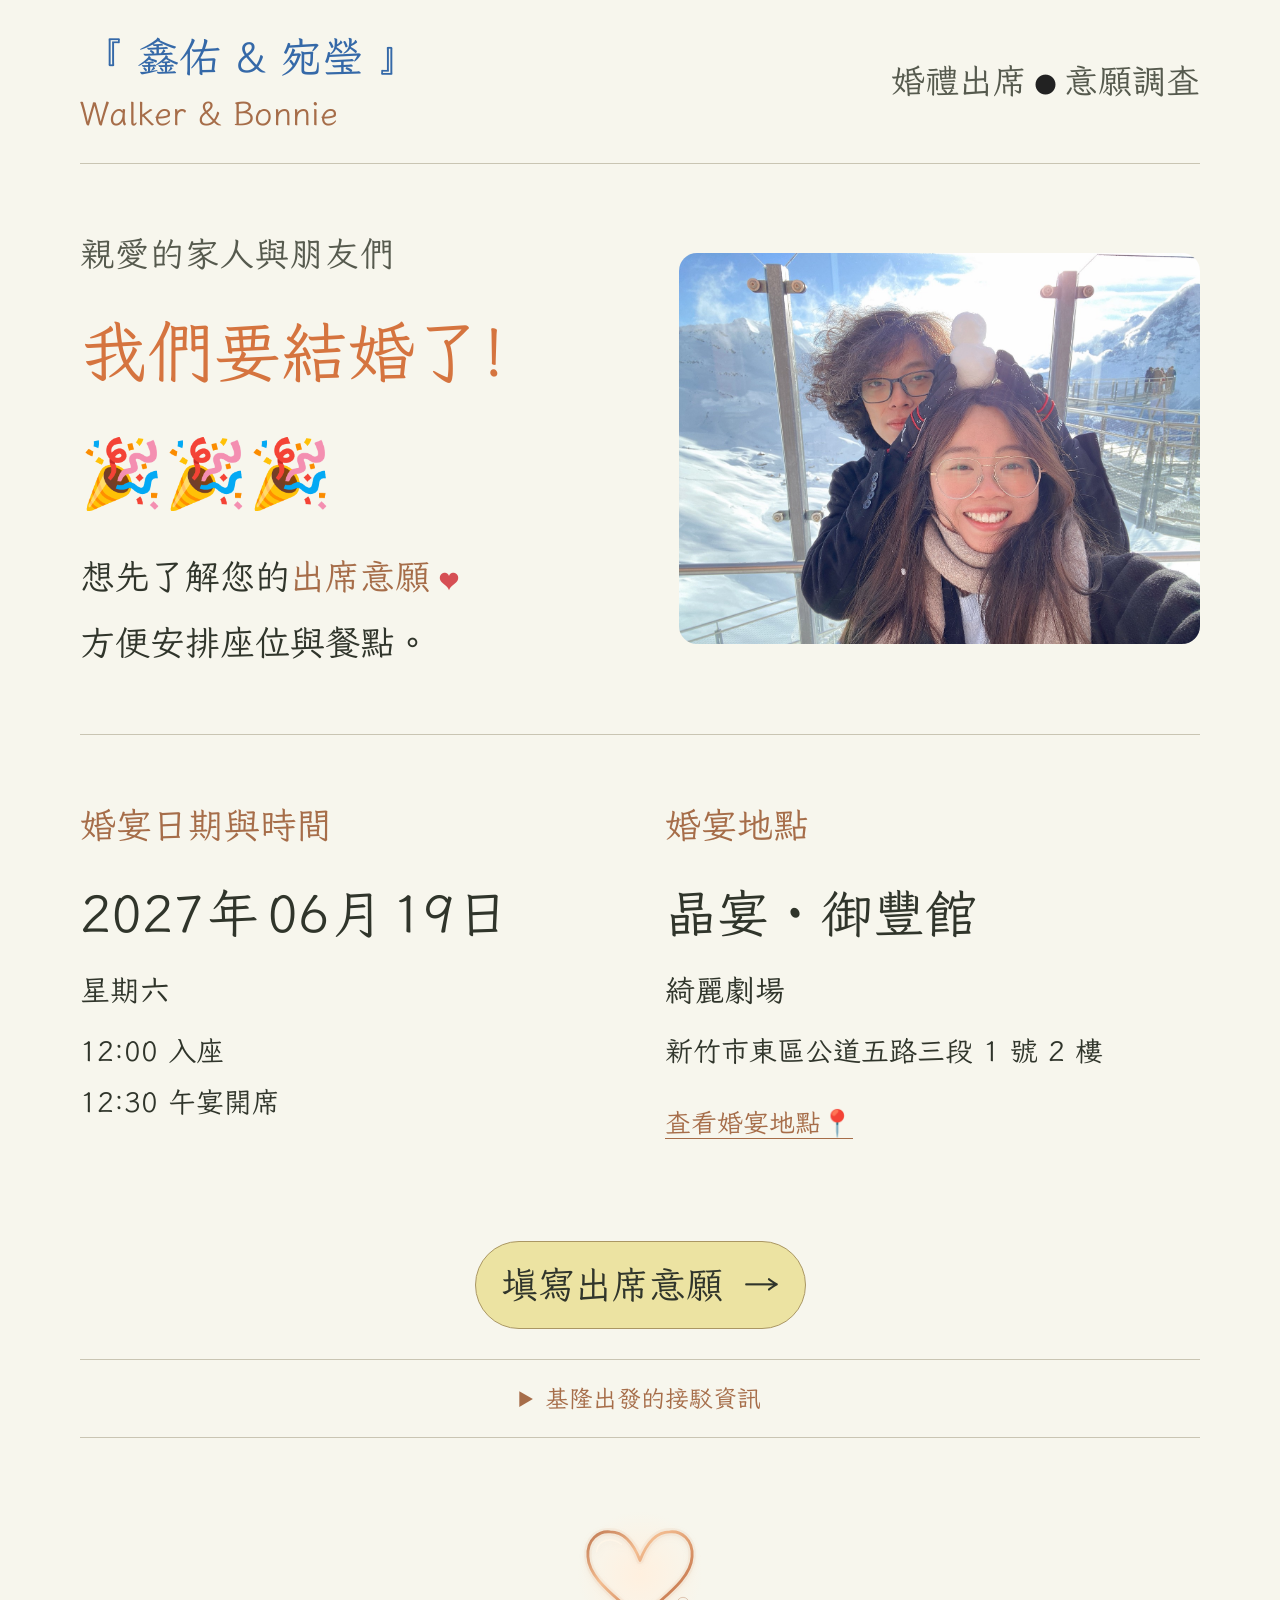
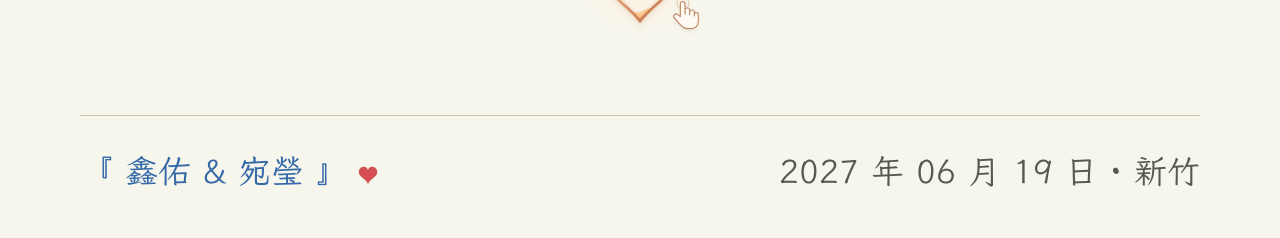
<file: survey-preview/index.html>
<!doctype html>
<html lang="zh-Hant"><head><meta charset="utf-8">
<link rel="preconnect" href="https://raw.githubusercontent.com" crossorigin>
<link rel="preload" href="https://raw.githubusercontent.com/cyberinkflow/StarPandaKidsFonts/1934d8585394d1f0b7b148f25696c121679ef725/StarPandaKidsBeta2.1.otf" as="font" type="font/otf" crossorigin><meta name="viewport" content="width=device-width,initial-scale=1"><meta name="robots" content="noindex,nofollow"><meta name="theme-color" content="#f7f6ed"><meta name="description" content="我們要結婚啦，誠摯邀請親友填寫出席意願調查，協助安排座位與餐點。"><title>鑫佑 & 宛瑩｜婚禮出席意願調查</title>
<!-- 社群分享預覽：橫式 1200x630；LINE 版型由 LINE 決定 -->
<meta property="og:type" content="website">
<meta property="og:url" content="https://bonniedo.github.io/yo-bo-invitation/survey-preview">
<meta property="og:locale" content="zh_TW">
<meta property="og:title" content="鑫佑 &amp; 宛瑩｜婚禮出席意願調查">
<meta property="og:description" content="我們要結婚啦！誠摯邀請親友填寫出席意願調查。2027 年 6 月 19 日，我們新竹見！">
<meta property="og:image" content="https://bonniedo.github.io/yo-bo-invitation/survey-preview/assets/story-confetti-share.jpg">
<meta property="og:image:type" content="image/jpeg">
<meta property="og:image:width" content="1200">
<meta property="og:image:height" content="630">
<meta property="og:image:alt" content="鑫佑與宛瑩的婚禮插畫">
<meta name="twitter:card" content="summary_large_image">
<meta name="twitter:title" content="鑫佑 &amp; 宛瑩｜婚禮出席意願調查">
<meta name="twitter:description" content="我們要結婚啦！誠摯邀請親友填寫出席意願調查。">
<meta name="twitter:image" content="https://bonniedo.github.io/yo-bo-invitation/survey-preview/assets/story-confetti-share.jpg">
<link rel="stylesheet" href="assets/survey.css?v=d72155ca31b2"><link rel="stylesheet" href="assets/wedding-fonts.css?v=d72155ca31b2"><link rel="stylesheet" href="assets/survey-type-size.css?v=d72155ca31b2"><style>
html.panda-loading body{visibility:hidden}
html.panda-loading::after{content:"♥";position:fixed;inset:0;display:grid;place-items:center;background:#f7f6ed;color:#df9074;font:48px/1 serif;z-index:2147483647;animation:panda-loading-pulse 1.2s ease-in-out infinite}
@keyframes panda-loading-pulse{50%{color:#efb49b}}
@media(prefers-reduced-motion:reduce){html.panda-loading::after{animation:none}}
</style><script>
(()=>{
  if(!document.fonts)return;
  const root=document.documentElement;
  root.classList.add('panda-loading');root.setAttribute('aria-busy','true');
  const reveal=()=>{root.classList.remove('panda-loading');root.removeAttribute('aria-busy');};
  const timeout=setTimeout(reveal,6000);
  const ready=()=>document.fonts.load('400 24px "Star Panda Kids"','我們要結婚了♥').then(()=>{clearTimeout(timeout);reveal();},()=>{clearTimeout(timeout);reveal();});
  if(document.readyState==='loading')document.addEventListener('DOMContentLoaded',ready,{once:true});else ready();
})();
</script></head>
<body><header class="masthead"><a href="#top" class="wordmark"><span class="couple-names">『 鑫佑 & 宛瑩 』</span><small lang="en">Walker & Bonnie</small></a><span class="edition" aria-label="婚禮出席・意願調查">婚禮出席<span class="edition-dot" aria-hidden="true">●</span>意願調查</span></header>
<main id="top"><section class="hero" aria-labelledby="hero-title"><div class="hero-copy"><p class="eyebrow">親愛的家人與朋友們</p><h1 id="hero-title">我們要結婚了!<span class="title-hearts" aria-hidden="true"><i>♡</i><i>♥</i><i>♡</i><i>♥</i></span></h1><h1 id="hero-celebration"><span class="sun-dot">🎉🎉🎉</span></h1><p class="description">想先了解您的<span class="attendance-highlight">出席意願</span><span class="reply-heart" aria-hidden="true">♥</span><br>方便安排座位與餐點。</p></div><figure class="portrait"><img src="assets/survey-snow-couple.jpg" width="1477" height="1108" alt="鑫佑與宛瑩在雪山前的旅行合照" fetchpriority="high"></figure></section>
<section class="day-strip" aria-labelledby="day-title"><div class="day-grid"><div><h3>婚宴日期與時間</h3><p class="date">2027<span>年</span>06<span>月</span>19<span>日</span></p><p class="weekday">星期六</p><p class="event-times">12:00 入座<br>12:30 午宴開席</p></div><div><h3>婚宴地點</h3><p class="venue">晶宴・御豐館</p><p class="venue-hall">綺麗劇場</p><p class="venue-address">新竹市東區公道五路三段 1 號 2 樓</p><a class="button map-button" href="https://maps.app.goo.gl/zR6kXYtcgetRcxKTA?g_st=ic" target="_blank" rel="noopener noreferrer">查看婚宴地點📍<span class="sr-only">（另開地圖）</span></a></div></div></section>
<div class="early-rsvp"><button class="button primary" type="button" data-survey-open aria-haspopup="dialog" aria-controls="survey-dialog">填寫出席意願 <span aria-hidden="true">→</span></button></div><details class="shuttle-details"><summary>基隆出發的接駁資訊</summary><aside class="shuttle-note" aria-labelledby="shuttle-title"><span aria-hidden="true">🚌</span><div><h2 id="shuttle-title">如果基隆出發，有遊覽車接送</h2><p><span class="shuttle-line">預計於<strong>愛三路</strong>接送，</span><span class="shuttle-line">提供<span class="transport-highlight">婚宴來回接駁</span>。</span></p><p class="shuttle-followup">詳細集合時間與地點，之後另行通知。</p></div></aside></details><section id="survey" class="survey-section" aria-label="愛心互動"><div class="love-charge-wrap"><button id="love-charge" class="love-charge" type="button" aria-label="點一下幫愛心加滿，目前 20%" data-charge="20"><svg class="love-invite-heart" viewBox="0 0 100 100" aria-hidden="true"><use href="#love-shape"/></svg><svg class="love-charge-art" viewBox="0 0 100 100" aria-hidden="true"><defs><path id="love-shape" d="M50 88C39 73 9 57 8 36C7 22 17 15 26 16C38 16 45 26 50 39C55 26 62 16 74 16C83 15 93 22 92 36C91 57 61 73 50 88Z"/><clipPath id="love-clip"><use href="#love-shape"/></clipPath><linearGradient id="love-water" x1="0" y1="0" x2="0" y2="1"><stop offset="0%" stop-color="#ffc990"/><stop offset="100%" stop-color="#ef8845"/></linearGradient><linearGradient id="love-rim" x1="0" y1="0" x2="1" y2="1"><stop offset="0%" stop-color="#c17a53"/><stop offset="34%" stop-color="#f3bd91"/><stop offset="65%" stop-color="#d48c60"/><stop offset="100%" stop-color="#b96843"/></linearGradient></defs><g clip-path="url(#love-clip)"><g class="love-water-level" style="transform:translateY(75px)"><rect x="0" y="6" width="100" height="100" fill="url(#love-water)"/><g class="love-wave"><path d="M-100 6Q-87.5 -2 -75 6T-50 6T-25 6T0 6T25 6T50 6T75 6T100 6T125 6T150 6T175 6T200 6V20H-100Z" fill="#ffc990"/><path d="M-100 9Q-87.5 2 -75 9T-50 9T-25 9T0 9T25 9T50 9T75 9T100 9T125 9T150 9T175 9T200 9V24H-100Z" fill="#f8af6f" opacity=".5"/></g></g></g><use href="#love-shape" fill="none" stroke="#d9996c" stroke-width="6" stroke-linejoin="round" opacity=".09"/><use href="#love-shape" fill="none" stroke="url(#love-rim)" stroke-width="2.3" stroke-linejoin="round"/><path d="M15 32C16 22 27 20 35 26" fill="none" stroke="#fff6e8" stroke-width="1.2" stroke-linecap="round" opacity=".85"/></svg><svg class="love-tap-hint" viewBox="0 0 48 56" aria-hidden="true"><circle class="tap-touch-ring" cx="21" cy="12" r="9" fill="none" stroke="currentColor" stroke-width="1.3" opacity=".5"/><path d="M17 32V13c0-5 7-5 7 0v15-6c0-4 7-4 7 0v7-4c0-4 7-4 7 0v6-2c0-4 6-4 6 0v9c0 7-4 12-10 12h-7c-4 0-6-2-9-5L8 34c-3-4 2-8 5-5l4 3Z" fill="#fffaf1" stroke="currentColor" stroke-width="1.7" stroke-linecap="round" stroke-linejoin="round"/></svg><span id="love-celebration" class="love-celebration" aria-hidden="true" hidden>😘</span></button><span id="love-charge-status" class="sr-only" role="status" aria-live="polite"></span></div></section>
</main><footer><span class="couple-names">『 鑫佑 & 宛瑩 』<span class="reply-heart" aria-hidden="true">♥</span></span><span>2027 年 06 月 19 日 · 新竹</span></footer><dialog id="survey-dialog" aria-labelledby="survey-dialog-title"><div class="modal-shell"><header class="modal-header"><div><p class="couple-names">『 鑫佑 & 宛瑩 』</p><h2 id="survey-dialog-title" tabindex="-1">婚禮出席意願</h2></div><button type="button" id="survey-close" class="button close-button" aria-label="關閉意願調查">關閉 ×</button></header><div class="modal-body"><form id="survey-form"><div class="field"><label for="guest-name">您的姓名 <span class="required-choice">必填</span></label><input id="guest-name" name="guestName" autocomplete="name" required maxlength="80" placeholder="我們能認出你的名字"></div><fieldset><legend>您的出席意願 <span class="required-choice">必選</span></legend><div class="choices"><label><input type="radio" name="attendance" value="yes" required><span>一定要去！！</span></label><label><input type="radio" name="attendance" value="maybe" required><span>我猶豫一下下 🥸</span></label><label><input type="radio" name="attendance" value="no" required><span>那天有安排了，我們另約！</span></label></div></fieldset><p id="no-attendance-reaction" class="attendance-reaction" role="status" hidden>0 人出席 <span aria-label="哭哭">😭</span></p><div class="field" id="count-field" hidden><label for="guest-count">預計出席人數 <span class="required-choice">包含自己</span></label><input id="guest-count" name="guestCount" type="number" inputmode="numeric" min="1" step="1" required disabled></div><fieldset id="meal-field" hidden disabled><legend>餐點需求</legend><div class="field"><label for="vegetarian-count">其中幾位吃素？ <span class="required-choice">必填</span></label><input id="vegetarian-count" name="vegetarianCount" type="number" inputmode="numeric" min="0" step="1" value="0" required></div><p id="meal-summary" class="field-help" aria-live="polite"></p></fieldset><fieldset id="child-field" hidden disabled><legend>兒童用品需求</legend><div class="choices"><label><input type="checkbox" id="needs-child-items"><span>需要嬰兒椅或兒童餐具</span></label></div><div id="child-counts" hidden><div class="field"><label for="highchair-count">嬰兒椅數量 <span class="required-choice">必填</span></label><input id="highchair-count" name="highchairCount" type="number" inputmode="numeric" min="0" step="1" value="0" required></div><div class="field"><label for="tableware-count">兒童餐具份數 <span class="required-choice">必填</span></label><input id="tableware-count" name="tablewareCount" type="number" inputmode="numeric" min="0" step="1" value="0" required></div></div></fieldset><fieldset id="bus-field" hidden disabled><legend>交通需求</legend><div class="choices"><label><input type="checkbox" name="bus" value="yes"><span>需要基隆遊覽車接駁</span></label></div><p class="field-help bus-location">預計<span class="transport-highlight">愛三路</span>附近，<span class="transport-highlight">婚宴來回接駁</span>。</p></fieldset><div class="field" id="bus-count-field" hidden><label for="bus-count">預計搭車人數 <span class="required-choice">必填</span></label><input id="bus-count" name="busCount" type="number" inputmode="numeric" min="1" step="1" value="1" required disabled></div><fieldset id="invitation-format-field"><legend>也需要紙本喜帖嗎？</legend><p class="field-help invitation-note">婚禮前三週會送上電子喜帖提醒您。</p><div class="choices invitation-choices"><label><input type="radio" name="invitationFormat" value="digital"><span>電子喜帖就好 <small class="invitation-style">（極繁主義風）</small></span></label><label><input type="radio" name="invitationFormat" value="paper"><span>要的！ <small class="invitation-style">（極簡主義風）</small></span></label></div></fieldset><div class="field" id="postal-address-field" hidden><label for="postal-address">紙本喜帖寄送地址 <span class="required-choice">必填</span></label><input id="postal-address" name="postalAddress" type="text" autocomplete="street-address" maxlength="250" placeholder="郵遞區號、縣市、完整地址" disabled></div><div class="field"><label for="message">有沒有想對我們說的話？</label><textarea id="message" name="message" rows="2" maxlength="500" placeholder="留一句祝福，或分享一段我們的回憶。"></textarea></div><p id="form-status" class="form-status" role="status" tabindex="-1"></p><button id="submit-button" class="button primary" type="submit">送出意願 <span aria-hidden="true">♡</span></button></form><section id="survey-success" hidden aria-labelledby="success-title"><div class="success-heart" aria-hidden="true"><span class="success-heart-main">♥</span><i>♥</i><i>♥</i><i>♥</i><i>♥</i></div><h2 id="success-title" tabindex="-1">謝謝您的回覆</h2><p id="response-summary"></p><p id="receipt-note"></p><p id="invitation-confirmation"></p><button class="button primary" id="survey-done" type="button">完成</button></section></div></div></dialog><script src="survey-config.js?v=d72155ca31b2"></script><script src="assets/survey.js?v=d72155ca31b2"></script></body></html>
</file>
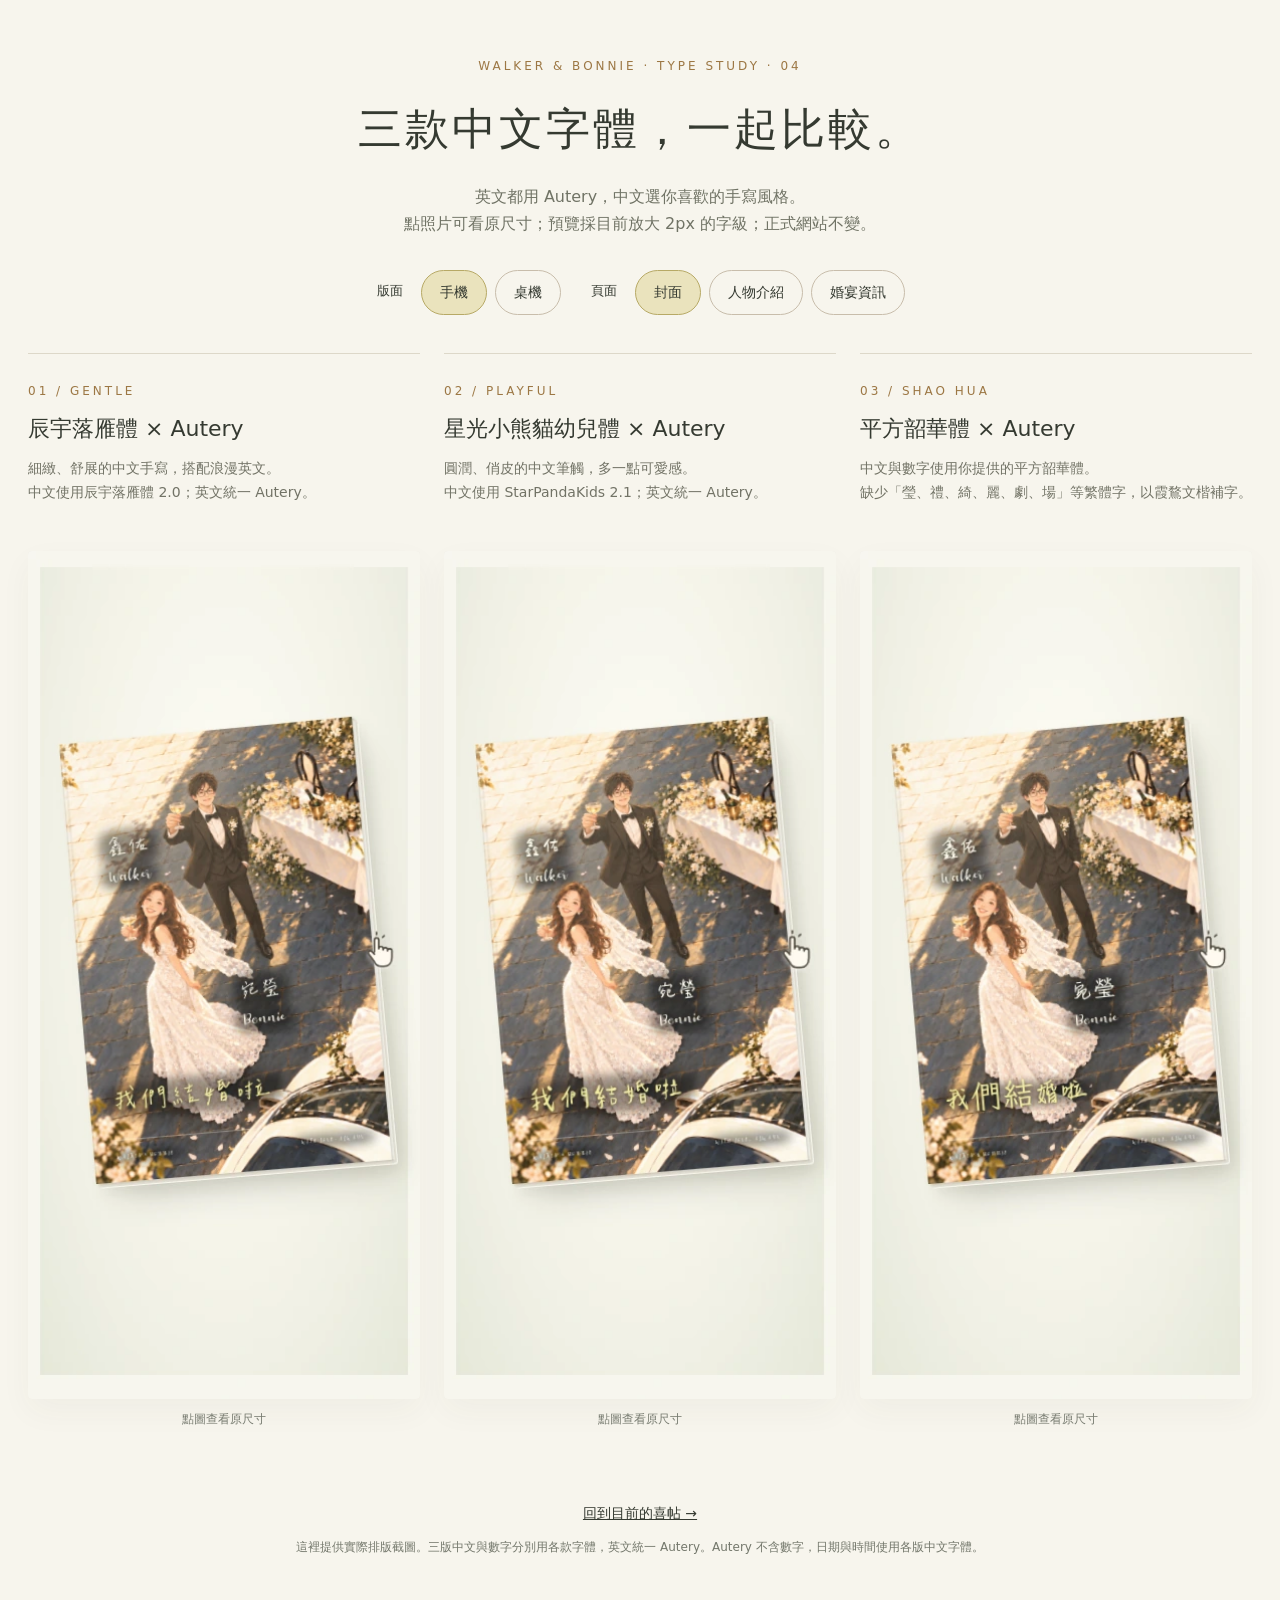
<file: font-preview/chen-panda-shaohua.html>
<!doctype html>
<html lang="zh-Hant"><head><meta charset="utf-8"><meta name="viewport" content="width=device-width,initial-scale=1"><meta name="robots" content="noindex"><title>手寫字體提案｜鑫佑 & 宛瑩</title><style>
:root{color-scheme:light;--paper:#f7f5ed;--ink:#353a31;--line:#ddd8c9;--gold:#9c7744}*{box-sizing:border-box}body{margin:0;background:var(--paper);color:var(--ink);font-family:system-ui,'Microsoft JhengHei',sans-serif;line-height:1.7}main{max-width:1550px;margin:auto;padding:56px 28px}header{max-width:760px;margin:0 auto 32px;text-align:center}.eyebrow{font-size:12px;letter-spacing:3px;color:var(--gold)}h1{font-size:clamp(28px,4vw,44px);font-weight:500;letter-spacing:3px;margin:16px 0}header p{color:#707365}a{color:inherit}button,a:focus-visible{outline-offset:5px}fieldset{border:0;padding:0;margin:0;display:flex;gap:8px;justify-content:center;flex-wrap:wrap}legend{float:left;margin-right:8px;font-size:13px;line-height:42px}.controls{display:flex;flex-wrap:wrap;gap:12px 28px;justify-content:center;margin:30px 0 38px}button{border:1px solid #c8bdab;border-radius:24px;padding:10px 18px;background:transparent;color:var(--ink);font:inherit;font-size:14px;cursor:pointer}button[aria-pressed=true]{background:#eae3bd;border-color:#b7a965}button:hover{background:#ede9da}.grid{display:grid;grid-template-columns:repeat(3,minmax(0,1fr));gap:24px}article{min-width:0;border-top:1px solid var(--line);padding-top:22px}h2{font-size:22px;font-weight:500;margin:6px 0}article p{font-size:14px;min-height:74px;color:#727366;margin:10px 0 20px}.number{font-size:12px;letter-spacing:3px;color:var(--gold)}.preview{display:block;background:#eeece3;border-radius:4px;overflow:hidden;box-shadow:0 12px 32px #4b42230b}.preview img{width:100%;display:block;height:auto}.caption{font-size:12px;color:#777b70;text-align:center;margin:10px}footer{text-align:center;margin-top:46px;font-size:14px}footer p{color:#73776b;font-size:12px}.status{height:0;overflow:hidden}@media(max-width:800px){main{padding:32px 20px}.grid{grid-template-columns:1fr;gap:38px}article{max-width:480px;width:100%;margin:auto}article p{min-height:0}.controls{gap:18px}h1{letter-spacing:1px}}
</style></head><body><main><header><div class="eyebrow">WALKER & BONNIE · TYPE STUDY · 04</div><h1>三款中文字體，一起比較。</h1><p>英文都用 Autery，中文選你喜歡的手寫風格。<br>點照片可看原尺寸；預覽採目前放大 2px 的字級；正式網站不變。</p></header>
<div class="controls"><fieldset id="devices"><legend>版面</legend><button data-device="mobile" aria-pressed="true">手機</button><button data-device="desktop" aria-pressed="false">桌機</button></fieldset><fieldset id="sections"><legend>頁面</legend><button data-section="invitation" aria-pressed="true">封面</button><button data-section="story" aria-pressed="false">人物介紹</button><button data-section="details" aria-pressed="false">婚宴資訊</button></fieldset></div>
<div class="grid">
<article data-font="chen"><span class="number">01 / GENTLE</span><h2>辰宇落雁體 × Autery</h2><p>細緻、舒展的中文手寫，搭配浪漫英文。<br>中文使用辰宇落雁體 2.0；英文統一 Autery。</p><a class="preview" href="images/chen-mobile-invitation.webp" target="_blank" rel="noopener"><img src="images/chen-mobile-invitation.webp" alt="辰宇落雁體 × Autery 手機封面字體預覽"></a><div class="caption">點圖查看原尺寸</div></article>
<article data-font="panda"><span class="number">02 / PLAYFUL</span><h2>星光小熊貓幼兒體 × Autery</h2><p>圓潤、俏皮的中文筆觸，多一點可愛感。<br>中文使用 StarPandaKids 2.1；英文統一 Autery。</p><a class="preview" href="images/panda-mobile-invitation.webp" target="_blank" rel="noopener"><img src="images/panda-mobile-invitation.webp" alt="星光小熊貓幼兒體 × Autery 手機封面字體預覽"></a><div class="caption">點圖查看原尺寸</div></article>
<article data-font="pingfang"><span class="number">03 / SHAO HUA</span><h2>平方韶華體 × Autery</h2><p>中文與數字使用你提供的平方韶華體。<br>缺少「瑩、禮、綺、麗、劇、場」等繁體字，以霞鶩文楷補字。</p><a class="preview" href="images/pingfang-mobile-invitation.webp" target="_blank" rel="noopener"><img src="images/pingfang-mobile-invitation.webp" alt="平方韶華體 手機封面字體預覽"></a><div class="caption">點圖查看原尺寸</div></article></div><p class="status" role="status" id="status"></p><footer><a href="../">回到目前的喜帖 →</a><p>這裡提供實際排版截圖。三版中文與數字分別用各款字體，英文統一 Autery。Autery 不含數字，日期與時間使用各版中文字體。</p></footer></main><script>
let device='mobile',section='invitation';const names={mobile:'手機',desktop:'桌機',invitation:'封面',story:'人物介紹',details:'婚宴資訊'};
function update(){document.querySelectorAll('[data-device]').forEach(b=>b.setAttribute('aria-pressed',b.dataset.device===device));document.querySelectorAll('[data-section]').forEach(b=>b.setAttribute('aria-pressed',b.dataset.section===section));document.querySelectorAll('article').forEach(a=>{const url=`images/${a.dataset.font}-${device}-${section}.webp`;a.querySelector('a.preview').href=url;a.querySelector('img').src=url;a.querySelector('img').alt=`${a.querySelector('h2').textContent} ${names[device]}${names[section]}字體預覽`});document.getElementById('status').textContent=`目前顯示${names[device]}${names[section]}`}
document.querySelectorAll('[data-device]').forEach(b=>b.addEventListener('click',()=>{device=b.dataset.device;update()}));document.querySelectorAll('[data-section]').forEach(b=>b.addEventListener('click',()=>{section=b.dataset.section;update()}));
</script></body></html>
</file>
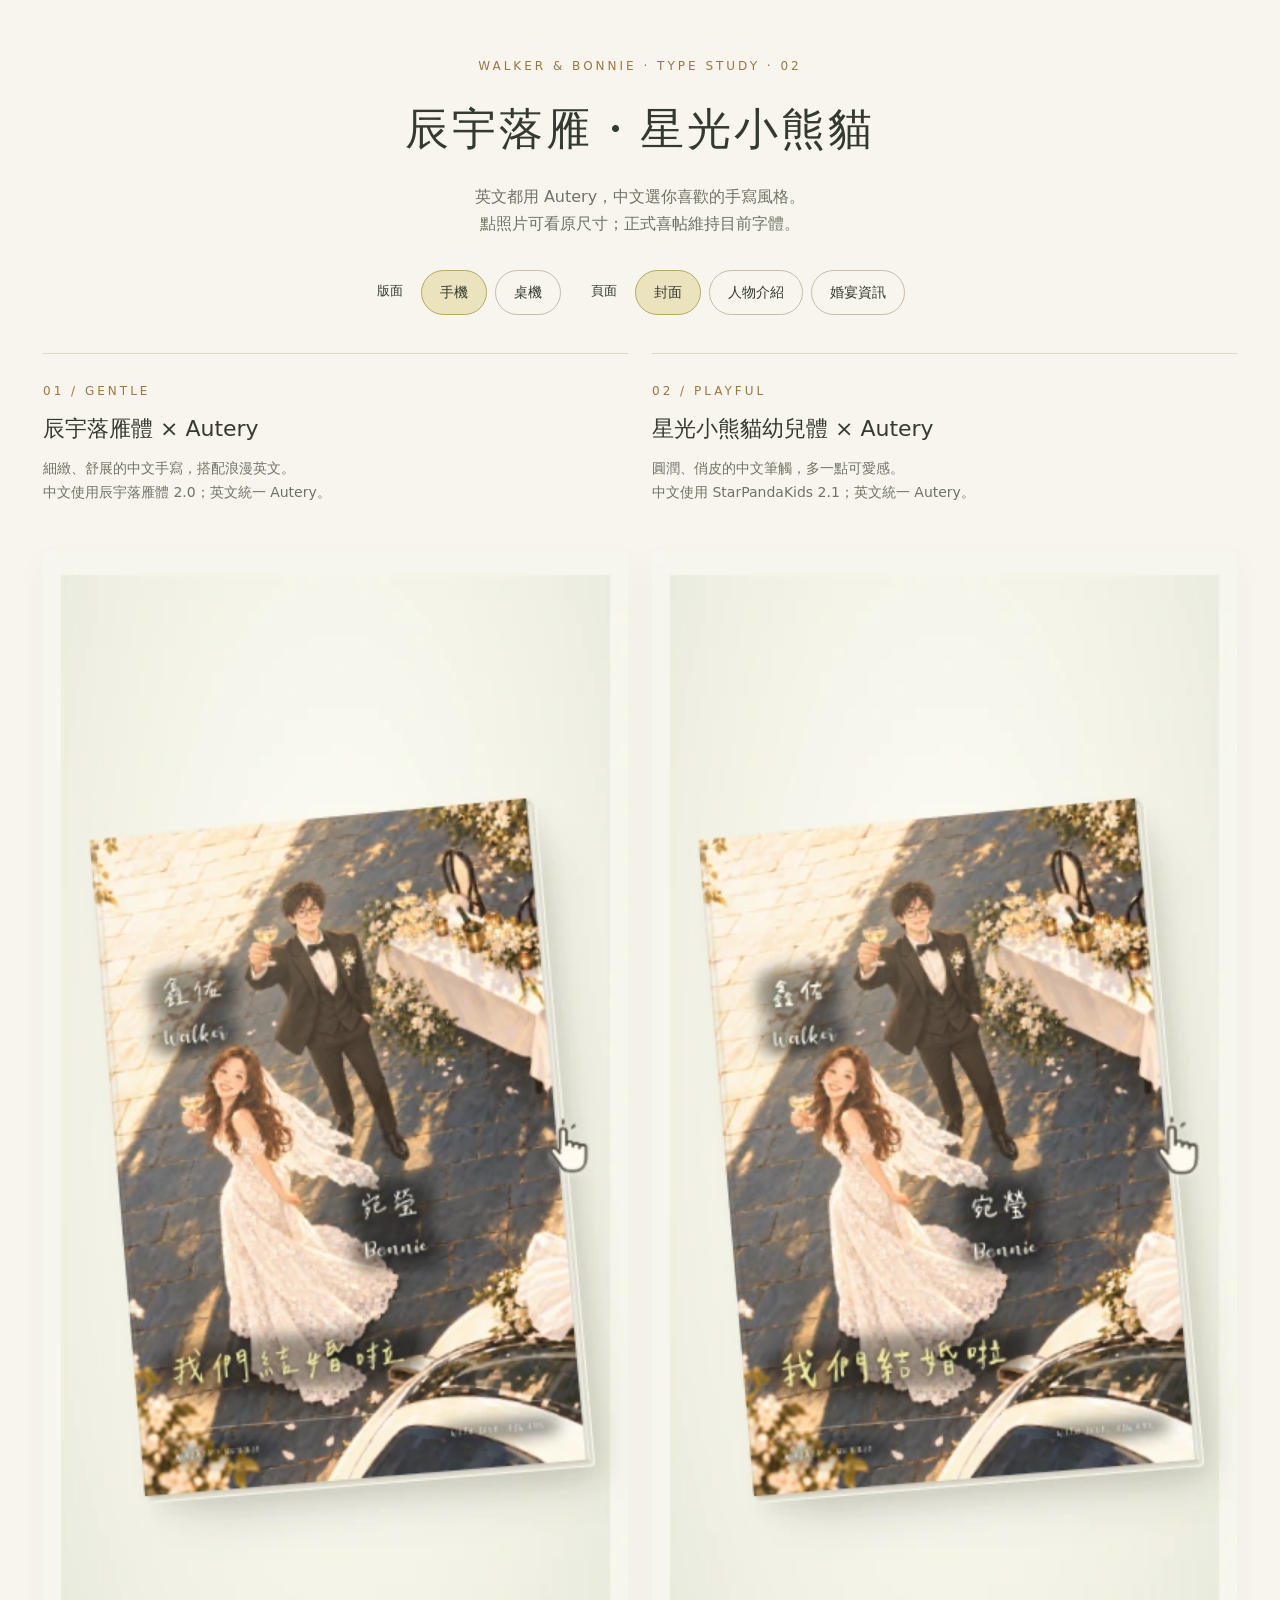
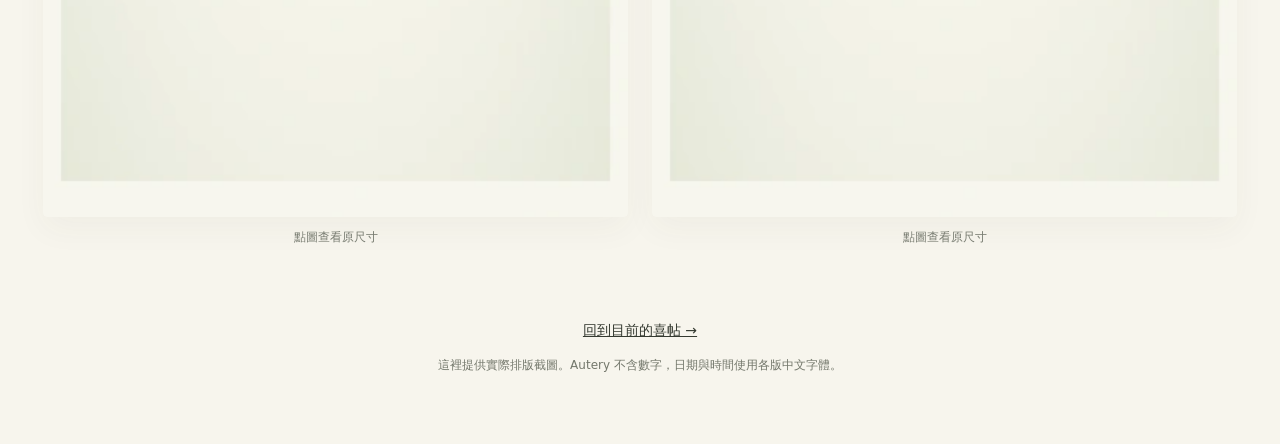
<file: font-preview/handwritten-autery.html>
<!doctype html>
<html lang="zh-Hant"><head><meta charset="utf-8"><meta name="viewport" content="width=device-width,initial-scale=1"><meta name="robots" content="noindex"><title>手寫字體提案｜鑫佑 & 宛瑩</title><style>
:root{color-scheme:light;--paper:#f7f5ed;--ink:#353a31;--line:#ddd8c9;--gold:#9c7744}*{box-sizing:border-box}body{margin:0;background:var(--paper);color:var(--ink);font-family:system-ui,'Microsoft JhengHei',sans-serif;line-height:1.7}main{max-width:1250px;margin:auto;padding:56px 28px}header{max-width:760px;margin:0 auto 32px;text-align:center}.eyebrow{font-size:12px;letter-spacing:3px;color:var(--gold)}h1{font-size:clamp(28px,4vw,44px);font-weight:500;letter-spacing:3px;margin:16px 0}header p{color:#707365}a{color:inherit}button,a:focus-visible{outline-offset:5px}fieldset{border:0;padding:0;margin:0;display:flex;gap:8px;justify-content:center;flex-wrap:wrap}legend{float:left;margin-right:8px;font-size:13px;line-height:42px}.controls{display:flex;flex-wrap:wrap;gap:12px 28px;justify-content:center;margin:30px 0 38px}button{border:1px solid #c8bdab;border-radius:24px;padding:10px 18px;background:transparent;color:var(--ink);font:inherit;font-size:14px;cursor:pointer}button[aria-pressed=true]{background:#eae3bd;border-color:#b7a965}button:hover{background:#ede9da}.grid{display:grid;grid-template-columns:repeat(2,minmax(0,1fr));gap:24px}article{min-width:0;border-top:1px solid var(--line);padding-top:22px}h2{font-size:22px;font-weight:500;margin:6px 0}article p{font-size:14px;min-height:74px;color:#727366;margin:10px 0 20px}.number{font-size:12px;letter-spacing:3px;color:var(--gold)}.preview{display:block;background:#eeece3;border-radius:4px;overflow:hidden;box-shadow:0 12px 32px #4b42230b}.preview img{width:100%;display:block;height:auto}.caption{font-size:12px;color:#777b70;text-align:center;margin:10px}footer{text-align:center;margin-top:46px;font-size:14px}footer p{color:#73776b;font-size:12px}.status{height:0;overflow:hidden}@media(max-width:800px){main{padding:32px 20px}.grid{grid-template-columns:1fr;gap:38px}article{max-width:480px;width:100%;margin:auto}article p{min-height:0}.controls{gap:18px}h1{letter-spacing:1px}}
</style></head><body><main><header><div class="eyebrow">WALKER & BONNIE · TYPE STUDY · 02</div><h1>辰宇落雁・星光小熊貓</h1><p>英文都用 Autery，中文選你喜歡的手寫風格。<br>點照片可看原尺寸；正式喜帖維持目前字體。</p></header>
<div class="controls"><fieldset id="devices"><legend>版面</legend><button data-device="mobile" aria-pressed="true">手機</button><button data-device="desktop" aria-pressed="false">桌機</button></fieldset><fieldset id="sections"><legend>頁面</legend><button data-section="invitation" aria-pressed="true">封面</button><button data-section="story" aria-pressed="false">人物介紹</button><button data-section="details" aria-pressed="false">婚宴資訊</button></fieldset></div>
<div class="grid">
<article data-font="chen"><span class="number">01 / GENTLE</span><h2>辰宇落雁體 × Autery</h2><p>細緻、舒展的中文手寫，搭配浪漫英文。<br>中文使用辰宇落雁體 2.0；英文統一 Autery。</p><a class="preview" href="images/chen-mobile-invitation.webp" target="_blank" rel="noopener"><img src="images/chen-mobile-invitation.webp" alt="辰宇落雁體 × Autery 手機封面字體預覽"></a><div class="caption">點圖查看原尺寸</div></article>
<article data-font="panda"><span class="number">02 / PLAYFUL</span><h2>星光小熊貓幼兒體 × Autery</h2><p>圓潤、俏皮的中文筆觸，多一點可愛感。<br>中文使用 StarPandaKids 2.1；英文統一 Autery。</p><a class="preview" href="images/panda-mobile-invitation.webp" target="_blank" rel="noopener"><img src="images/panda-mobile-invitation.webp" alt="星光小熊貓幼兒體 × Autery 手機封面字體預覽"></a><div class="caption">點圖查看原尺寸</div></article>
</div><p class="status" role="status" id="status"></p><footer><a href="../">回到目前的喜帖 →</a><p>這裡提供實際排版截圖。Autery 不含數字，日期與時間使用各版中文字體。</p></footer></main><script>
let device='mobile',section='invitation';const names={mobile:'手機',desktop:'桌機',invitation:'封面',story:'人物介紹',details:'婚宴資訊'};
function update(){document.querySelectorAll('[data-device]').forEach(b=>b.setAttribute('aria-pressed',b.dataset.device===device));document.querySelectorAll('[data-section]').forEach(b=>b.setAttribute('aria-pressed',b.dataset.section===section));document.querySelectorAll('article').forEach(a=>{const url=`images/${a.dataset.font}-${device}-${section}.webp`;a.querySelector('a.preview').href=url;a.querySelector('img').src=url;a.querySelector('img').alt=`${a.querySelector('h2').textContent} ${names[device]}${names[section]}字體預覽`});document.getElementById('status').textContent=`目前顯示${names[device]}${names[section]}`}
document.querySelectorAll('[data-device]').forEach(b=>b.addEventListener('click',()=>{device=b.dataset.device;update()}));document.querySelectorAll('[data-section]').forEach(b=>b.addEventListener('click',()=>{section=b.dataset.section;update()}));
</script></body></html>
</file>
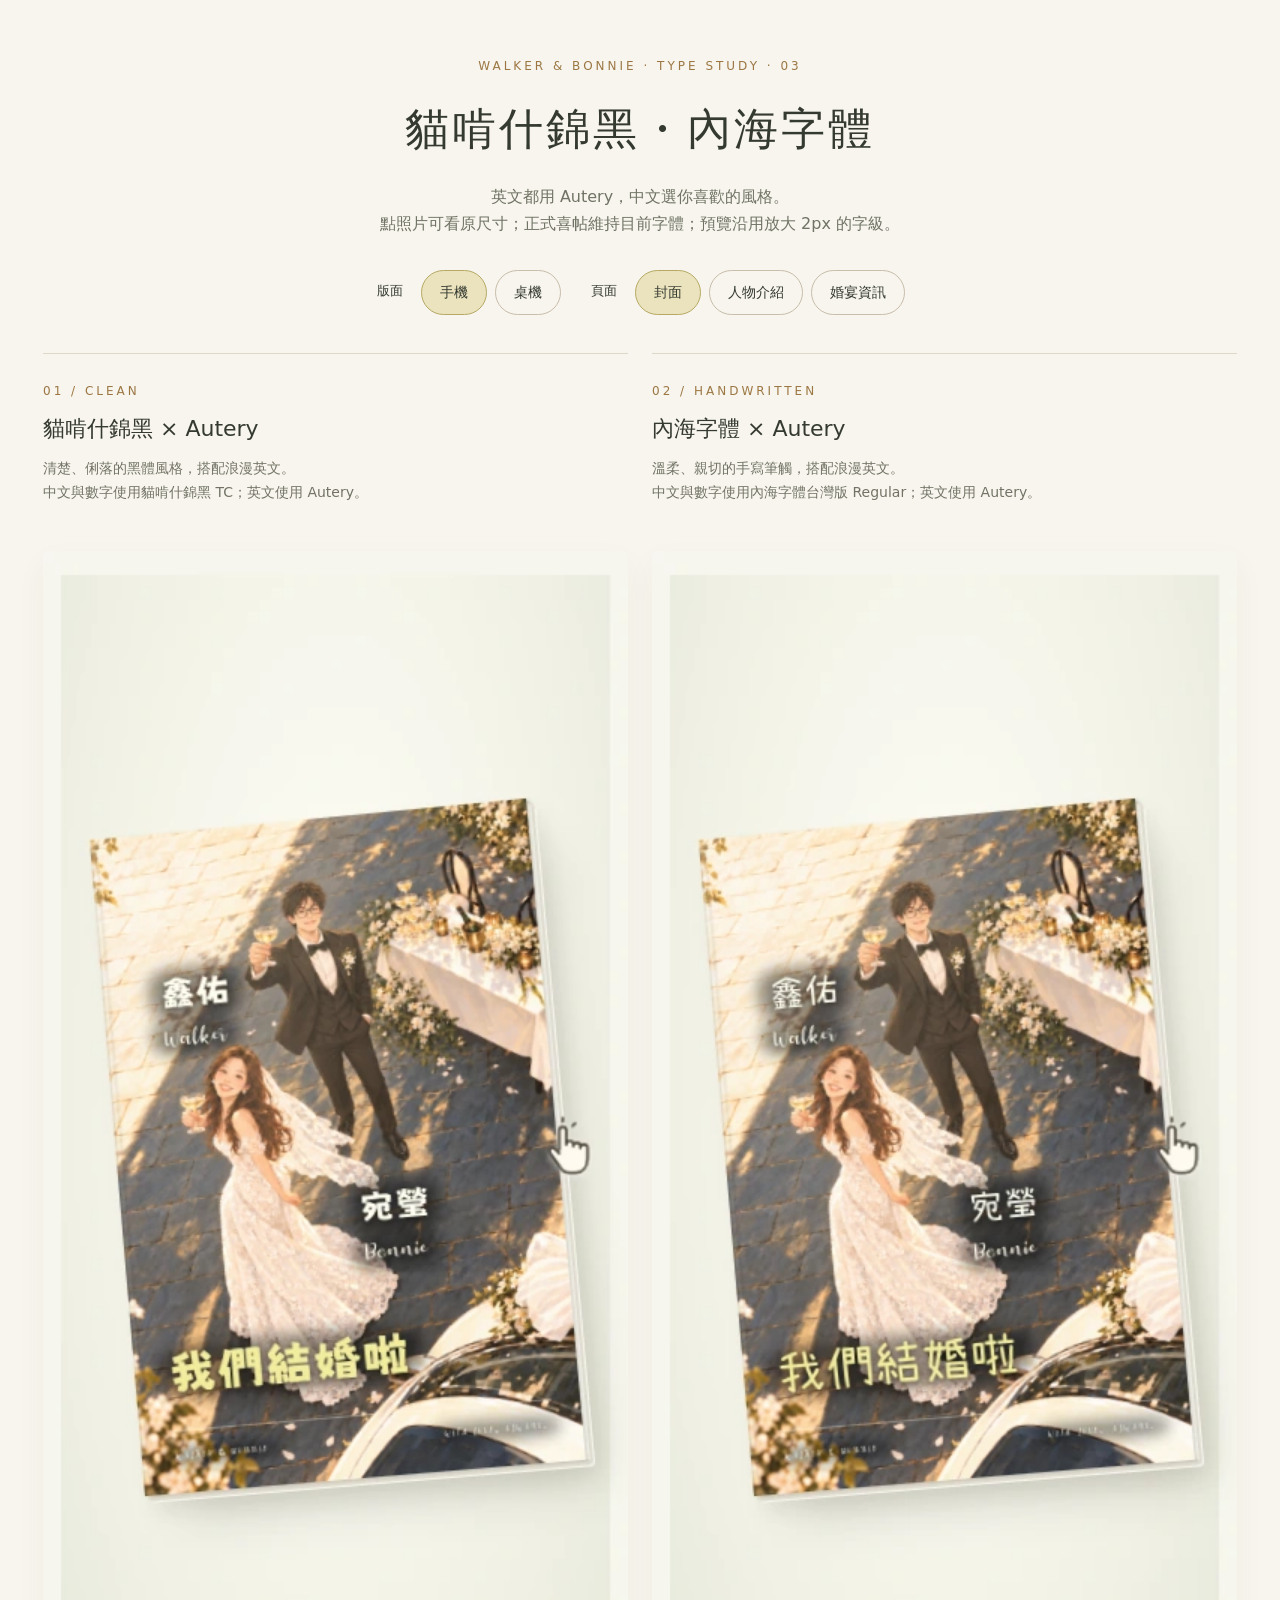
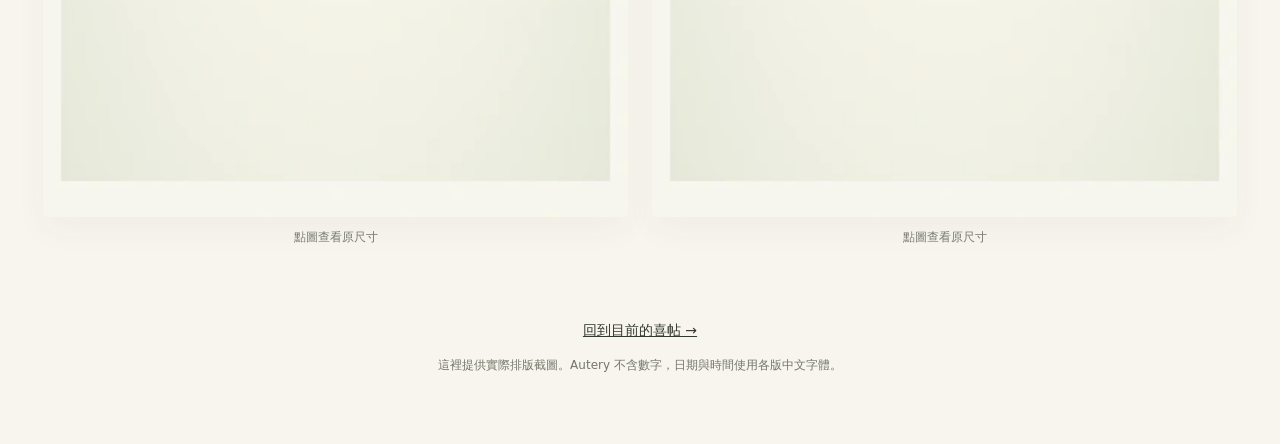
<file: font-preview/maoken-naikai-autery.html>
<!doctype html>
<html lang="zh-Hant"><head><meta charset="utf-8"><meta name="viewport" content="width=device-width,initial-scale=1"><meta name="robots" content="noindex"><title>新字體提案｜鑫佑 & 宛瑩</title><style>
:root{color-scheme:light;--paper:#f7f5ed;--ink:#353a31;--line:#ddd8c9;--gold:#9c7744}*{box-sizing:border-box}body{margin:0;background:var(--paper);color:var(--ink);font-family:system-ui,'Microsoft JhengHei',sans-serif;line-height:1.7}main{max-width:1250px;margin:auto;padding:56px 28px}header{max-width:760px;margin:0 auto 32px;text-align:center}.eyebrow{font-size:12px;letter-spacing:3px;color:var(--gold)}h1{font-size:clamp(28px,4vw,44px);font-weight:500;letter-spacing:3px;margin:16px 0}header p{color:#707365}a{color:inherit}button,a:focus-visible{outline-offset:5px}fieldset{border:0;padding:0;margin:0;display:flex;gap:8px;justify-content:center;flex-wrap:wrap}legend{float:left;margin-right:8px;font-size:13px;line-height:42px}.controls{display:flex;flex-wrap:wrap;gap:12px 28px;justify-content:center;margin:30px 0 38px}button{border:1px solid #c8bdab;border-radius:24px;padding:10px 18px;background:transparent;color:var(--ink);font:inherit;font-size:14px;cursor:pointer}button[aria-pressed=true]{background:#eae3bd;border-color:#b7a965}button:hover{background:#ede9da}.grid{display:grid;grid-template-columns:repeat(2,minmax(0,1fr));gap:24px}article{min-width:0;border-top:1px solid var(--line);padding-top:22px}h2{font-size:22px;font-weight:500;margin:6px 0}article p{font-size:14px;min-height:74px;color:#727366;margin:10px 0 20px}.number{font-size:12px;letter-spacing:3px;color:var(--gold)}.preview{display:block;background:#eeece3;border-radius:4px;overflow:hidden;box-shadow:0 12px 32px #4b42230b}.preview img{width:100%;display:block;height:auto}.caption{font-size:12px;color:#777b70;text-align:center;margin:10px}footer{text-align:center;margin-top:46px;font-size:14px}footer p{color:#73776b;font-size:12px}.status{height:0;overflow:hidden}@media(max-width:800px){main{padding:32px 20px}.grid{grid-template-columns:1fr;gap:38px}article{max-width:480px;width:100%;margin:auto}article p{min-height:0}.controls{gap:18px}h1{letter-spacing:1px}}
</style></head><body><main><header><div class="eyebrow">WALKER & BONNIE · TYPE STUDY · 03</div><h1>貓啃什錦黑・內海字體</h1><p>英文都用 Autery，中文選你喜歡的風格。<br>點照片可看原尺寸；正式喜帖維持目前字體；預覽沿用放大 2px 的字級。</p></header>
<div class="controls"><fieldset id="devices"><legend>版面</legend><button data-device="mobile" aria-pressed="true">手機</button><button data-device="desktop" aria-pressed="false">桌機</button></fieldset><fieldset id="sections"><legend>頁面</legend><button data-section="invitation" aria-pressed="true">封面</button><button data-section="story" aria-pressed="false">人物介紹</button><button data-section="details" aria-pressed="false">婚宴資訊</button></fieldset></div>
<div class="grid">
<article data-font="maoken"><span class="number">01 / CLEAN</span><h2>貓啃什錦黑 × Autery</h2><p>清楚、俐落的黑體風格，搭配浪漫英文。<br>中文與數字使用貓啃什錦黑 TC；英文使用 Autery。</p><a class="preview" href="images/maoken-mobile-invitation.webp" target="_blank" rel="noopener"><img src="images/maoken-mobile-invitation.webp" alt="貓啃什錦黑 × Autery 手機封面字體預覽"></a><div class="caption">點圖查看原尺寸</div></article>
<article data-font="naikai"><span class="number">02 / HANDWRITTEN</span><h2>內海字體 × Autery</h2><p>溫柔、親切的手寫筆觸，搭配浪漫英文。<br>中文與數字使用內海字體台灣版 Regular；英文使用 Autery。</p><a class="preview" href="images/naikai-mobile-invitation.webp" target="_blank" rel="noopener"><img src="images/naikai-mobile-invitation.webp" alt="內海字體 × Autery 手機封面字體預覽"></a><div class="caption">點圖查看原尺寸</div></article>
</div><p class="status" role="status" id="status"></p><footer><a href="../">回到目前的喜帖 →</a><p>這裡提供實際排版截圖。Autery 不含數字，日期與時間使用各版中文字體。</p></footer></main><script>
let device='mobile',section='invitation';const names={mobile:'手機',desktop:'桌機',invitation:'封面',story:'人物介紹',details:'婚宴資訊'};
function update(){document.querySelectorAll('[data-device]').forEach(b=>b.setAttribute('aria-pressed',b.dataset.device===device));document.querySelectorAll('[data-section]').forEach(b=>b.setAttribute('aria-pressed',b.dataset.section===section));document.querySelectorAll('article').forEach(a=>{const url=`images/${a.dataset.font}-${device}-${section}.webp`;a.querySelector('a.preview').href=url;a.querySelector('img').src=url;a.querySelector('img').alt=`${a.querySelector('h2').textContent} ${names[device]}${names[section]}字體預覽`});document.getElementById('status').textContent=`目前顯示${names[device]}${names[section]}`}
document.querySelectorAll('[data-device]').forEach(b=>b.addEventListener('click',()=>{device=b.dataset.device;update()}));document.querySelectorAll('[data-section]').forEach(b=>b.addEventListener('click',()=>{section=b.dataset.section;update()}));
</script></body></html>
</file>
<file: assets/invitation.css>
:root{--ink:#242622;--muted:#77796d;--paper:#f7f7ef;--yellow:#f2ed9b;--line:#d9dbcf;--serif:Georgia,'Noto Serif TC','Songti TC',serif;--sans:Arial,'Noto Sans TC','PingFang TC','Microsoft JhengHei',sans-serif;--wine:var(--ink);--olive:var(--ink)}
*{box-sizing:border-box}html{scroll-behavior:smooth;scroll-padding-top:30px}body{margin:0;background:var(--paper);color:var(--ink);font-family:var(--sans);font-size:14px;-webkit-font-smoothing:antialiased}::selection{background:var(--yellow)}a{color:inherit;text-decoration:none}button,input,select,textarea{font:inherit}button,a,input,select,textarea,label{-webkit-tap-highlight-color:transparent}button{color:inherit;cursor:pointer}button:disabled{cursor:wait;opacity:.5}button,a{touch-action:manipulation}button:focus-visible,a:focus-visible,input:focus-visible,textarea:focus-visible,select:focus-visible{outline:2px solid #72753b;outline-offset:5px}[hidden]{display:none!important}h1,h2,h3,p{margin-top:0}h1,h2,h3{font-weight:500}fieldset{min-width:0;border:0;padding:0;margin:0}.sr-only,.visually-hidden,.skip-link:not(:focus){position:absolute;width:1px;height:1px;padding:0;overflow:hidden;clip-path:inset(50%);white-space:nowrap}.skip-link:focus{position:fixed;top:12px;left:12px;background:var(--yellow);padding:15px;z-index:20}.page-width{width:min(1200px,calc(100% - 96px));margin-inline:auto}.site-header{width:calc(100% - 96px);max-width:1400px;margin:auto;min-height:98px;display:flex;align-items:center;justify-content:space-between;border-bottom:1px solid var(--line)}.brand{display:flex;gap:18px;align-items:center;font-size:13px;letter-spacing:2px}.brand-mark{font:italic 25px var(--serif);letter-spacing:-3px;width:48px}.site-header nav{display:flex;align-items:center;gap:32px;font-size:12px}.site-header nav a{position:relative}.site-header nav a:after{content:'';position:absolute;left:0;bottom:-5px;width:0;height:1px;background:var(--ink);transition:width .25s}.site-header nav a:hover:after{width:100%}.nav-rsvp{border:1px solid var(--ink);padding:11px 18px;border-radius:30px}.nav-rsvp span{margin-left:18px}.eyebrow{font-size:9px;letter-spacing:2px;font-weight:600;line-height:1.8}.hero{display:grid;grid-template-columns:1.15fr 1fr;align-items:center;gap:60px}.hero-copy{position:relative;z-index:2}.hero-copy .eyebrow{display:flex;align-items:center;gap:10px;margin-bottom:38px}.status-dot{width:7px;height:7px;border-radius:50%;background:#949858;box-shadow:0 0 0 5px #eeefd9}.hero h1{font-size:clamp(52px,5.3vw,76px);letter-spacing:-4px;line-height:1.3;margin-bottom:30px;font-weight:600}.quiet-line{font-weight:300}.sun-word{position:relative;display:inline-block;z-index:0}.sun-word:before{content:'';position:absolute;inset:60% -3px 0;background:var(--yellow);z-index:-1;transform:rotate(-3deg)}.sun-word svg{position:absolute;left:0;bottom:-10px;width:100%;height:18px;fill:none;stroke:#81834d;stroke-width:1.5}.hero-description{font-size:15px;line-height:2.1;letter-spacing:2px;margin-bottom:30px}.hero-description>span{color:var(--muted);font-size:12px;letter-spacing:1px}.hero-actions{display:flex;align-items:center;gap:18px}.button{display:inline-flex;align-items:center;justify-content:space-between;gap:26px;padding:17px 24px;border:1px solid var(--ink);border-radius:2px;font-size:12px;letter-spacing:1px;min-height:52px;transition:background .2s,transform .2s}.button:hover{transform:translateY(-3px)}.button-primary{background:var(--ink);color:var(--paper)}.button-primary:hover{background:#43473b}.button-outline{background:transparent}.button-outline:hover{background:var(--yellow)}.button span{font-size:19px}.edition{font-size:7px;line-height:1.7;letter-spacing:1px;color:var(--muted)}.hero-footnote{display:flex;align-items:center;gap:12px;margin:35px 0 0;font-size:8px;letter-spacing:2px;color:var(--muted)}.scroll-cue{font-size:21px}.hero-art{position:relative;display:flex;justify-content:center;align-items:center;min-width:0;min-height:530px}.paper-anchor{position:relative;width:340px;height:475px}.paper-flight{position:absolute;left:0;top:0;width:100%;height:100%;transform-origin:50% 50%}.invitation-paper{position:relative;width:100%;height:100%;background:#fffef7;padding:22px;border:1px solid #d6d6c6;box-shadow:8px 14px 0 #e5e5d7;transform:rotate(-5deg)}.paper-content{width:100%;height:100%;display:flex;flex-direction:column}.paper-topline{display:flex;justify-content:space-between;font-size:8px;letter-spacing:2px;padding-bottom:12px}.paper-topline span:last-child{font-size:15px}.cover-portrait{height:45%;min-height:0;flex:1}.photo-slot{position:relative;overflow:hidden;background:#e7e9dd}.photo-placeholder{width:100%;height:100%;display:flex;flex-direction:column;align-items:center;justify-content:center;position:relative;background:radial-gradient(ellipse at 80% 10%,#faf2af80,transparent 55%),linear-gradient(135deg,#e1e5d6,#eff0e5);gap:15px}.portrait-mark{font:italic 100px/.9 var(--serif);letter-spacing:-10px}.portrait-mark>span{font-size:40px;color:#999e84;vertical-align:middle;margin:0 10px}.photo-note{font-size:7px;line-height:1.9;letter-spacing:2px;text-align:center;color:#6c725e}.paper-names{font-size:12px;letter-spacing:3px;margin:18px 0 10px}.paper-title{font:37px/.95 var(--sans);letter-spacing:-2px;font-weight:700}.paper-title em{font-family:var(--serif);font-weight:400}.paper-bottom{display:flex;justify-content:space-between;margin-top:18px;padding-top:10px;border-top:1px solid var(--line);font-size:8px;letter-spacing:1px}.art-caption{position:absolute;right:-15px;top:32px;font-size:8px;letter-spacing:2px;writing-mode:vertical-rl}.art-note{position:absolute;bottom:0;left:25px;font:italic 19px var(--serif)}.sun-sticker{position:absolute;right:-12px;bottom:30px;border:0;background:none;transform:rotate(12deg);z-index:3;display:flex;flex-direction:column;align-items:center;transition:transform .3s}.sun-sticker:hover{transform:rotate(30deg) scale(1.08)}.sun-sticker>span{font-size:104px;line-height:1;color:#ded986;text-shadow:1px 1px 0 #777a47}.sun-sticker small{font-size:8px;letter-spacing:1px;background:var(--yellow);padding:5px 8px;transform:rotate(-12deg)}.section-heading{display:flex;justify-content:space-between;align-items:end;gap:25px;margin-bottom:28px}.section-heading h2{font-size:42px;letter-spacing:-2px;margin:0}.section-heading h2 em{font-family:var(--serif);font-weight:400}.section-heading .eyebrow{margin-bottom:12px}.sample-label{font-size:10px;color:var(--muted);max-width:190px;line-height:1.7;text-align:right}.couple-intro{display:grid;grid-template-columns:.85fr 1.3fr;gap:40px;margin-bottom:65px;align-items:center}.duo-heading{font-size:38px;line-height:1.6;letter-spacing:-2px;margin:10px 0 0}.duo-heading em{font-style:normal;color:#8a8e61}.personality-pair{display:grid;grid-template-columns:1fr 1fr;gap:12px}.personality{display:flex;flex-direction:column;align-items:start;text-align:left;border:1px solid var(--line);padding:25px 20px;min-height:245px;background:#eceee4;transition:transform .3s,box-shadow .3s}.personality:hover{transform:translateY(-5px);box-shadow:0 10px 15px #24262208}.personality.sunny{background:var(--yellow);transform:rotate(3deg)}.personality.sunny:hover{transform:rotate(-2deg) translateY(-5px)}.personality-symbol{font-size:40px;line-height:1;margin-bottom:28px}.sunny .personality-symbol{display:inline-block;transition:transform .7s}.sunny:hover .personality-symbol{transform:rotate(120deg)}.personality-name{font-size:22px}.personality-name small{display:block;font-size:7px;letter-spacing:1.3px;margin-top:8px}.personality-copy{font-size:11px;line-height:1.9;margin:15px 0}.personality-extra{font-size:11px;line-height:1.9;color:#62674d;margin-bottom:12px}.personality-hint{font-size:8px;letter-spacing:1px;margin-top:auto;color:#676d54}.scratch-section{display:grid;grid-template-columns:.65fr 1.35fr;gap:40px;align-items:center;border-top:1px solid var(--line);padding:35px 0 45px;margin-bottom:40px;border-bottom:1px solid var(--line)}.scratch-copy h3{font-size:30px;line-height:1.4;margin-bottom:12px}.scratch-copy p:not(.eyebrow){font-size:11px;color:var(--muted);line-height:1.8}.scratch-card{position:relative;min-height:245px;border:1px solid #cdd0b7;overflow:hidden;background:#eeefda}.scratch-prize{min-height:245px;padding:24px;display:flex;flex-direction:column;justify-content:center;align-items:center;text-align:center}.scratch-prize>span:first-child{font-size:11px;letter-spacing:3px}.scratch-prize strong{font:78px/1 var(--serif);letter-spacing:-5px;margin:14px 0}.scratch-prize strong span{display:block;font:8px var(--sans);letter-spacing:4px;margin-top:8px}.scratch-prize p{font-size:9px;letter-spacing:1px;margin:0}.scratch-stamp{position:absolute;right:15px;top:12px;font:35px var(--serif);transform:rotate(15deg)}#scratch-canvas{position:absolute;inset:0;width:100%;height:100%;touch-action:none;cursor:crosshair;transition:opacity .6s}.scratch-card.is-revealed #scratch-canvas{opacity:0;pointer-events:none}.text-action{display:inline-flex;gap:16px;align-items:center;background:transparent;border:0;border-bottom:1px solid currentColor;padding:7px 0;font-size:10px;letter-spacing:1px;cursor:pointer}.text-action:hover{color:#737747}.details-grid{display:grid;grid-template-columns:1fr 1fr;gap:24px}.detail-card{position:relative;padding:28px;border:1px solid var(--line);min-width:0}.time-card{background:#eeefe3}.detail-top{display:flex;justify-content:space-between;align-items:center;font-size:8px;letter-spacing:1.5px;margin-bottom:24px}.detail-top>span:last-child{font:italic 21px var(--serif);color:#8c9279}.detail-card h3{font-size:25px;letter-spacing:-1px;margin-bottom:10px}.detail-weekday{font-size:11px;color:var(--muted)}.time-row{display:flex;align-items:center;gap:24px;margin:30px 0}.time-row>div{display:flex;flex-direction:column;gap:6px}.time-row strong{font-size:31px;font-weight:400;letter-spacing:-1px}.time-row>div>span{font-size:10px;color:var(--muted)}.time-divider{height:35px;border-left:1px solid var(--line)}.venue-room,.venue-address{font-size:12px;line-height:1.9}.venue-room{color:var(--muted)}.venue-note{font-size:11px;line-height:1.8;color:var(--muted);max-width:85%}.venue-sprig{position:absolute;right:22px;bottom:18px;font-size:45px;color:#b9be9e;pointer-events:none}.details-next{display:flex;align-items:center;justify-content:space-between;gap:20px;margin-top:30px}.details-next p{font-size:12px;line-height:1.9;letter-spacing:1px;margin:0}.rsvp-section{display:grid;grid-template-columns:.8fr 1.2fr;gap:70px;align-items:start}.rsvp-intro h2{font-size:45px;letter-spacing:-2px;line-height:1.5;margin:20px 0}.rsvp-intro>p:not(.eyebrow){font-size:13px;line-height:2;letter-spacing:1px}.reply-deadline{display:flex;gap:15px;align-items:center;border-top:1px solid var(--line);padding-top:25px;margin-top:25px}.reply-deadline>span{font-size:35px}.reply-deadline p{font-size:11px;line-height:2;margin:0}.reply-deadline p span{color:var(--muted);font-size:10px}.rsvp-doodle{position:relative;font:110px/.8 var(--serif);letter-spacing:-8px;margin-top:80px;transform:rotate(-8deg);color:#969c77}.rsvp-doodle em{color:var(--ink)}.rsvp-doodle span{position:absolute;right:10px;bottom:0;font:80px var(--sans);color:#d4d67f}.form-card{background:#fffef8;padding:32px;border:1px solid var(--line)}.form-heading{display:flex;justify-content:space-between;font-size:9px;letter-spacing:2px;border-bottom:1px solid var(--line);padding-bottom:20px;margin-bottom:25px}.form-heading>span:last-child{font-size:22px}.field{margin-bottom:24px}.field>label,legend{display:block;font-size:12px;margin-bottom:10px}.required-note,.optional-note{font-size:9px;color:var(--muted);margin-left:7px}input:not([type=radio]):not([type=file]),select,textarea{width:100%;border:1px solid #d6d9c9;background:#f7f8ef;border-radius:2px;padding:14px;color:var(--ink);font-size:13px;transition:border .2s}input::placeholder,textarea::placeholder{color:#919684;font-size:11px}textarea{resize:vertical;min-height:125px;line-height:1.8}input:focus,select:focus,textarea:focus{border-color:#818956}.attendance-field{margin-bottom:24px}.attendance-options{display:grid;grid-template-columns:1fr 1fr;gap:10px}.attendance-choice{position:relative;display:flex;align-items:center;gap:9px;padding:18px 12px;border:1px solid var(--line);cursor:pointer;transition:background .2s}.attendance-choice:has(input:checked){background:var(--yellow);border-color:#a2a474}.attendance-choice input{position:absolute;inset:0;width:100%;height:100%;opacity:0;margin:0;cursor:pointer}.attendance-choice:has(input:focus-visible){outline:2px solid #72753b;outline-offset:3px}.choice-icon{font-size:22px}.attendance-choice strong{display:block;font-size:11px;font-weight:500}.attendance-choice small{display:block;font-size:8px;color:var(--muted);margin-top:6px}.radio-mark{margin-left:auto;width:10px;height:10px;border:1px solid #8f947d;border-radius:50%;flex-shrink:0}.attendance-choice:has(input:checked) .radio-mark{background:var(--ink);box-shadow:inset 0 0 0 2px var(--yellow)}.guest-details{display:grid;grid-template-columns:1fr 1fr;gap:14px}.field-note,.form-footnote,.google-form-alternative{font-size:10px;line-height:1.8;color:var(--muted)}.google-form-alternative a{text-decoration:underline;text-underline-offset:4px}.message-footer{display:flex;justify-content:space-between;gap:10px;font-size:8px;line-height:1.7;color:var(--muted);margin-top:8px}.form-status{font-size:12px;line-height:1.8}.submit-button{width:100%}.form-footnote{margin-top:12px}.photo-story{padding:110px 0 80px}.gallery-note{font-size:10px;color:var(--muted);line-height:1.8}.photo-grid{display:grid;grid-template-columns:1.2fr .85fr 1fr;gap:26px;align-items:start}.photo-item{margin:0;min-width:0}.photo-item:nth-child(2){margin-top:75px}.photo-item:nth-child(3){margin-top:30px}.gallery-photo{aspect-ratio:4/5}.photo-item:nth-child(2) .gallery-photo{aspect-ratio:3/4}.photo-item:nth-child(2) .photo-placeholder{background:linear-gradient(120deg,#eeedc0,#f5f0d9)}.photo-item:nth-child(3) .photo-placeholder{background:linear-gradient(130deg,#dbddce,#f0efe5)}.photo-monogram{font:italic clamp(60px,9vw,130px) var(--serif);letter-spacing:-10px;color:#81896a}.photo-item:nth-child(2) .photo-monogram{color:#b3af6a}.photo-item figcaption{display:flex;justify-content:space-between;font-size:9px;letter-spacing:1px;padding-top:14px}.photo-slot img{width:100%;height:100%;object-fit:cover;display:block;transition:transform .6s}.photo-slot.has-photo{cursor:zoom-in}.photo-slot:hover img{transform:scale(1.035)}.closing{border-top:1px solid var(--line);text-align:center;padding:90px 0 60px;position:relative}.countdown{margin:35px auto;width:max-content;position:relative}.countdown:before{content:'';position:absolute;width:160px;height:160px;border-radius:50%;background:var(--yellow);z-index:-1;top:5px;left:50%;transform:translateX(-50%)}.countdown strong{font:120px/.9 var(--serif);letter-spacing:-8px}.countdown>span{display:block;font-size:8px;letter-spacing:3px;margin-top:16px}.closing h2{font-size:45px;letter-spacing:-2px;margin:60px 0 28px}.closing h2>span{font-size:15px;display:inline-block;transform:rotate(-8deg);color:#7a825b;margin-left:10px}.closing-signature{font:italic 19px var(--serif);margin-top:35px;color:var(--muted)}.site-footer{display:flex;justify-content:space-between;align-items:center;border-top:1px solid var(--line);padding-top:28px;padding-bottom:85px;font-size:10px;gap:20px}.site-footer>span{font-size:7px;letter-spacing:2px}.footer-couple{font-size:12px;letter-spacing:2px}#line-official-section{text-align:center;padding:20px 0 50px}#photo-dialog{border:0;background:#f7f7ef;padding:18px;width:min(90vw,1000px);max-height:90vh}#photo-dialog::backdrop{background:#20241dd9;backdrop-filter:blur(8px)}#photo-close{display:block;margin:0 0 12px auto;border:0;background:none;padding:10px}#photo-full{display:block;max-width:100%;max-height:75vh;object-fit:contain;margin:auto}.confetti-bit{position:fixed;pointer-events:none;z-index:30;width:8px;height:12px;background:var(--yellow)}
@media(max-width:1000px){.hero h1{font-size:50px}.hero-actions{gap:10px}.edition{display:none}.couple-intro{gap:25px}.duo-heading{font-size:31px}.personality{padding:22px 15px}.rsvp-section{gap:30px}.rsvp-intro h2{font-size:34px}.form-card{padding:24px}.attendance-options{grid-template-columns:1fr}.photo-grid{gap:18px}}
@media(max-width:760px){.page-width,.site-header{width:calc(100% - 40px)}.site-header{min-height:76px}.brand{font-size:10px;gap:10px;letter-spacing:1px}.brand-mark{font-size:22px;width:35px}.site-header nav{gap:14px;font-size:10px}.site-header nav>a:first-child{display:none}.nav-rsvp{padding:9px 12px}.nav-rsvp span{margin-left:8px}.eyebrow{font-size:8px;letter-spacing:1.4px}.hero h1{font-size:46px;letter-spacing:-3px}.hero-copy .eyebrow{margin-bottom:20px}.hero-description{font-size:12px;letter-spacing:1px;line-height:1.9;margin-bottom:24px}.hero-description>span{font-size:10px}.button{padding:15px 19px;font-size:11px;min-height:48px}.hero-footnote{font-size:7px;margin-top:20px}.paper-anchor{width:260px;height:370px}.invitation-paper{padding:18px}.paper-title{font-size:29px}.paper-names{font-size:11px;margin-top:13px}.paper-bottom{font-size:6px;margin-top:14px}.paper-topline{font-size:6px}.portrait-mark{font-size:76px}.portrait-mark>span{font-size:30px}.photo-note{font-size:6px}.sun-sticker{right:0;bottom:15px}.sun-sticker>span{font-size:80px}.sun-sticker small{font-size:7px}.art-caption{font-size:6px;right:-5px;top:15px}.art-note{font-size:16px;left:0;bottom:-10px}.section-heading{align-items:start;flex-direction:column;gap:12px;margin-bottom:22px}.section-heading h2{font-size:32px;letter-spacing:-1px}.sample-label{text-align:left;max-width:none;font-size:9px}.couple-intro{grid-template-columns:1fr;margin-bottom:35px;gap:25px}.duo-heading{font-size:32px;line-height:1.4}.duo-heading br{display:none}.personality{min-height:220px;padding:20px 15px}.personality-symbol{font-size:34px;margin-bottom:20px}.personality-name{font-size:21px}.personality-copy{font-size:10px}.personality-hint{font-size:7px}.scratch-section{grid-template-columns:1fr;gap:22px;padding:28px 0 35px;margin-bottom:30px}.scratch-copy h3{font-size:27px}.scratch-copy h3 br{display:none}.scratch-copy .eyebrow{font-size:7px}.scratch-card,.scratch-prize{min-height:230px}.scratch-prize strong{font-size:65px}.scratch-prize p{font-size:8px}.details-grid{grid-template-columns:1fr;gap:15px}.detail-card{padding:23px}.detail-card h3{font-size:23px}.detail-top{margin-bottom:18px}.time-row{margin:22px 0}.details-next{gap:15px;align-items:start;flex-direction:column}.details-next p{font-size:11px}.rsvp-section{grid-template-columns:1fr;gap:25px}.rsvp-intro h2{font-size:36px}.rsvp-intro>p:not(.eyebrow){font-size:12px}.reply-deadline{margin-top:20px;padding-top:18px}.rsvp-doodle{display:none}.form-card{padding:24px 18px}.attendance-options{grid-template-columns:1fr 1fr;gap:8px}.attendance-choice{padding:16px 10px;gap:7px}.choice-icon{display:none}.attendance-choice small{font-size:7px}.attendance-choice strong{font-size:10px}.field>label,legend{font-size:11px}.photo-story{padding:65px 0 50px}.photo-grid{grid-template-columns:1fr 1fr;gap:24px 14px}.photo-item:first-child{grid-column:span 2}.photo-item:first-child .gallery-photo{aspect-ratio:5/4}.photo-item:nth-child(2){margin-top:0}.photo-item:nth-child(3){margin-top:35px}.photo-monogram{font-size:85px}.photo-item figcaption{font-size:8px;letter-spacing:0}.gallery-note{font-size:9px}.closing{padding-top:60px}.closing .eyebrow{font-size:7px}.closing h2{font-size:36px}.closing h2>span{font-size:12px}.countdown strong{font-size:100px}.countdown:before{width:140px;height:140px}.site-footer{flex-wrap:wrap;font-size:9px;gap:20px}.site-footer>span{font-size:6px}.footer-couple{font-size:11px}}
@media(prefers-reduced-motion:reduce){html{scroll-behavior:auto}*,*:before,*:after{animation:none!important;transition:none!important}.button:hover,.personality:hover,.sun-sticker:hover{transform:none}.photo-slot:hover img{transform:none}}
/* Fine-line navigation replaces the diagonal glyphs. */
.icon{display:inline-block;position:relative;width:18px;height:18px;flex:0 0 18px;vertical-align:middle;font-size:0!important}.icon-next:before{content:'';position:absolute;left:3px;top:8px;width:10px;border-top:1px solid currentColor}.icon-next:after{content:'';position:absolute;right:3px;top:5px;width:6px;height:6px;border-top:1px solid currentColor;border-right:1px solid currentColor;transform:rotate(45deg)}.icon-route{border:1px solid currentColor;border-radius:50%}.icon-route:before{content:'';position:absolute;left:5px;top:4px;width:6px;height:7px;border:1px solid currentColor;border-radius:50% 50% 50% 0;transform:rotate(-45deg)}.scratch-prize .scratch-message{font-family:var(--sans);font-size:44px;letter-spacing:-2px;font-weight:500;line-height:1.4}.scratch-message>span{font-size:8px;letter-spacing:3px}.travel-section{display:grid;grid-template-columns:.7fr 1.3fr;gap:30px;align-items:center;border-top:1px solid var(--line);margin-top:30px;padding-top:28px}.travel-heading h3{font-size:27px;letter-spacing:-1px;line-height:1.5}.travel-heading>p:not(.eyebrow){font-size:11px;color:var(--muted);line-height:1.9}.venue-map{border:1px solid var(--line);background:#eef0e4}.venue-map iframe{display:block;width:100%;height:260px;border:0}.venue-map>p{font-size:9px;color:var(--muted);padding:10px 14px;margin:0;line-height:1.7}.photo-story{padding-top:65px}.closing h2{font-size:42px;line-height:1.5}.rsvp-section .form-status:empty{display:none}.rsvp-section .google-form-alternative{display:none}
@media(max-width:760px){.scratch-prize .scratch-message{font-size:34px}.travel-section{grid-template-columns:1fr;gap:20px}.travel-heading h3{font-size:25px}.venue-map iframe{height:230px}.venue-map>p{font-size:8px}.photo-story{padding-top:40px}.closing h2{font-size:30px;letter-spacing:-1px}.closing h2>span{display:block;margin:12px 0 0;transform:rotate(-5deg)}}

/* Keep both faces in the portrait; show only supplied gallery photos. */
.cover-portrait.has-photo{background:#dce1d4}.cover-portrait.has-photo img{object-fit:contain}.photo-grid.single-photo{display:block}.photo-grid.single-photo .photo-item{width:min(100%,460px);margin:0 auto}.photo-grid.single-photo .gallery-photo{aspect-ratio:9/16}.photo-grid.single-photo .gallery-photo img{object-fit:contain}.photo-grid.single-photo .photo-item figcaption{padding-top:16px}
.cover-portrait.has-photo img{object-fit:cover;object-position:center 40%}
#calendar-dialog{width:min(92vw,460px);max-height:90vh;overflow:auto;padding:30px;border:1px solid var(--line);background:var(--paper);color:var(--ink)}#calendar-dialog::backdrop{background:#20241dbb;backdrop-filter:blur(5px)}.dialog-close{display:block;margin:0 0 25px auto;padding:8px 0 8px 15px;border:0;background:none;font-size:11px}#calendar-title{font-size:27px;line-height:1.6;letter-spacing:-1px;margin-bottom:12px}.calendar-summary{font-size:11px;line-height:1.8;color:var(--muted)}.calendar-options{display:grid;gap:12px;margin:25px 0 20px}.calendar-options .button{width:100%}#calendar-help{font-size:11px;line-height:1.9;color:var(--muted);margin-bottom:18px}.calendar-download{font-size:10px;text-decoration:underline;text-underline-offset:4px}@media(max-width:420px){#calendar-dialog{padding:24px}#calendar-title{font-size:25px}.calendar-summary{font-size:10px}}
#calendar-copy{margin-bottom:12px;text-align:left;line-height:1.8}#calendar-copy-status{font-size:11px;line-height:1.8;color:var(--muted)}#calendar-copy-status:empty{display:none}

.scratch-prize .scratch-redemption{font-size:11px;line-height:1.9;letter-spacing:.3px}.scratch-prize .scratch-redemption strong{font:600 11px/1.9 var(--sans);letter-spacing:.3px;margin:0}@media(max-width:370px){.scratch-prize .scratch-redemption{font-size:10px}.scratch-prize .scratch-redemption strong{font-size:10px}}
/* Iansui (芫荽), distributed by Google Fonts under the SIL Open Font License. */
@font-face{font-family:'Iansui';src:url('fonts/Iansui-Regular.woff2') format('woff2');font-style:normal;font-weight:400;font-display:swap}
:root{--serif:Georgia,'Iansui','Songti TC',serif;--sans:Arial,'Iansui','Songti TC',serif}
.success-panel{padding:24px 0}.success-panel h3{font-size:25px;line-height:1.6;margin-bottom:16px}.success-panel p{font-size:12px;line-height:1.9}.success-panel button{margin-top:15px}.rsvp-receipt{border:1px solid var(--line);background:#f2f0d2;padding:14px 18px;font-size:12px;line-height:1.8;margin-bottom:25px}.message-footer{justify-content:flex-end}

/* The reply lives outside the turning sheets, with its own scrolling surface. */
.rsvp-prompt{padding:25px 0}.rsvp-prompt h3{font-size:35px;line-height:1.5;margin:22px 0}.rsvp-prompt>p{font-size:12px;line-height:1.9;margin-bottom:30px}
html.invitation-modal-open{overflow:hidden;scrollbar-gutter:stable}
#rsvp-dialog{padding:0;border:1px solid var(--line);width:min(620px,calc(100% - 28px));max-width:620px;max-height:calc(100dvh - 32px);background:var(--paper);color:var(--ink);overflow:hidden;box-shadow:0 25px 100px #20241d33}
#rsvp-dialog::backdrop{background:#20241dbb;backdrop-filter:blur(6px)}
.rsvp-modal-shell{display:flex;flex-direction:column;max-height:calc(100dvh - 34px)}
.rsvp-modal-header{display:flex;align-items:center;justify-content:space-between;gap:20px;padding:22px 30px;background:#f4f1d8;border-bottom:1px solid var(--line);flex-shrink:0}
.rsvp-modal-header .eyebrow{font-size:8px;margin-bottom:8px}.rsvp-modal-header h2{font-size:27px;margin:0;outline:none}.rsvp-close{border:0;background:transparent;padding:12px 0 12px 12px;white-space:nowrap;font-size:12px;min-height:44px}
.rsvp-modal-body{padding:28px 30px;overflow-y:auto;overscroll-behavior:contain;-webkit-overflow-scrolling:touch;min-height:0;scroll-padding-block:20px}
#rsvp-dialog input,#rsvp-dialog textarea,#rsvp-dialog select{font-size:16px}#rsvp-dialog .form-status:empty{display:none}#rsvp-dialog .submit-button{width:100%;margin-bottom:5px}
@media(max-width:760px){.rsvp-modal-header{padding:18px 20px}.rsvp-modal-body{padding:22px 20px}.rsvp-modal-header h2{font-size:24px}#rsvp-dialog{max-height:calc(100dvh - 24px)}.rsvp-modal-shell{max-height:calc(100dvh - 26px)}}
</file>
<file: assets/invitation-book.css>
/* Six sheets share one scroll-driven book; each remains readable without JS. */
html.book-enabled{overflow-x:clip}.book-journey{width:min(1260px,calc(100% - 64px));margin:24px auto 0;position:relative;isolation:isolate}.book-stage{position:relative}.book-page{position:relative;width:100%;margin:0 0 24px;padding:55px 60px 75px;background:var(--paper);border:1px solid var(--line);border-radius:2px;box-shadow:4px 4px 0 #e7e8dc,5px 5px 0 #cfd2c3;transform-origin:0 50%;backface-visibility:hidden;-webkit-backface-visibility:hidden}.book-enabled .book-stage{position:sticky;top:24px;height:var(--book-height);overflow:visible}.book-enabled .book-page{min-height:var(--scene-height);margin-bottom:0}.book-enabled .book-page:not(:last-child){position:absolute;top:0;left:0;will-change:transform;overflow:hidden}.book-cover{z-index:3}.book-details{z-index:2}.book-rsvp{z-index:1}.book-enabled .book-page:not(.book-cover):after{content:'';position:absolute;inset:0;background:rgb(36 38 34 / var(--turn-shade,0));pointer-events:none}.book-cover.hero{min-height:700px}.book-enabled .book-cover.hero{min-height:var(--scene-height);background:transparent;border-color:transparent;box-shadow:none;overflow:visible}.book-enabled .book-cover:before{content:'';position:absolute;inset:0;background:var(--paper);border:1px solid var(--line);box-shadow:4px 4px 0 #e7e8dc,5px 5px 0 #cfd2c3;z-index:-1;opacity:var(--intro-opacity,1);pointer-events:none}.book-enabled .hero-copy>*,.book-enabled .art-caption,.book-enabled .art-note,.book-enabled .sun-sticker,.book-enabled .book-cover .page-folio{opacity:var(--intro-opacity,1)}.book-enabled .paper-flight .invitation-paper{width:100%;height:100%;transform:none;transform-origin:0 50%;backface-visibility:hidden;-webkit-backface-visibility:hidden;will-change:transform}.book-enabled .paper-flight .invitation-paper:after{content:'';position:absolute;inset:0;background:rgb(36 38 34 / var(--turn-shade,0));pointer-events:none}.book-enabled .paper-flight .paper-content{height:100%;max-width:500px;margin:auto}.book-enabled .paper-flight .paper-title{font-size:calc(37px + var(--paper-fit,0)*22px)}.page-folio{position:absolute;bottom:22px;left:30px;right:30px;display:flex;justify-content:space-between;border-top:1px solid var(--line);padding-top:12px;color:var(--muted);font-size:7px;letter-spacing:1.5px}.book-page h1:focus,.book-page h2:focus{outline:none}
@media(max-width:1100px){.book-page{padding:45px 35px 70px}.hero{gap:25px;grid-template-columns:1fr 1fr}.paper-anchor{width:290px;height:430px}.hero-art{min-height:480px}.sun-sticker{right:-10px}.book-journey{width:calc(100% - 48px)}}
@media(max-width:760px){.book-journey{width:calc(100% - 24px);margin-top:12px}.book-enabled .book-stage{top:16px}.book-page{padding:30px 22px 65px}.book-cover.hero{display:flex;flex-direction:column;gap:25px;align-items:stretch;padding:30px 25px 65px;min-height:0}.hero-copy{padding-bottom:0}.hero-copy .hero-description{margin-bottom:20px}.hero-actions .button{font-size:10px}.hero-footnote{margin-top:18px}.hero-art{min-height:395px;width:min(315px,100%);margin:0 auto}.paper-anchor{width:260px;height:370px}.book-enabled .paper-flight .paper-title{font-size:calc(29px + var(--paper-fit,0)*8px)}.page-folio{bottom:20px;left:20px;right:20px;font-size:6px;letter-spacing:1px}.book-rsvp{padding-inline:16px}.book-details{padding-inline:22px}}
@media(max-width:370px){.book-cover.hero{padding-inline:20px}.hero h1{font-size:40px}.hero-art{min-height:355px}.paper-anchor{width:230px;height:330px}.paper-title{font-size:25px}.book-enabled .paper-flight .paper-title{font-size:calc(25px + var(--paper-fit,0)*8px)}.book-details{padding-inline:16px}.personality-pair{gap:8px}.personality{padding-inline:12px}.scratch-prize{padding-inline:12px}}
@media(prefers-reduced-motion:reduce){.book-enabled .book-page{will-change:auto}}
/* A taller portrait window keeps both faces together on the cover. */
.paper-anchor{height:545px}.hero-art{min-height:575px}
@media(max-width:1100px) and (min-width:761px){.paper-anchor{height:510px}.hero-art{min-height:540px}}
@media(max-width:760px){.paper-anchor{height:450px}.hero-art{min-height:475px}}
@media(max-width:370px){.paper-anchor{height:420px}.hero-art{min-height:445px}}

/* Each chapter keeps its own controls; only the sheet itself turns. */
.book-journey{overflow-anchor:none}
.page-actions{display:flex;justify-content:space-between;align-items:center;gap:22px;margin-top:32px;grid-column:1/-1}
.page-actions .text-action{line-height:1.8;text-align:left}
.book-rsvp .page-actions{margin-top:0}
.book-story .couple-intro{margin-bottom:25px}
.story-introduction{font-size:13px;line-height:2;letter-spacing:1px;margin-bottom:30px;color:var(--muted)}
.story-viewer{position:relative}
.story-frame{margin:0 0 25px;position:relative;background:#e7e9dd}
.story-photo{height:500px}
.story-frame figcaption{padding:30px}
.story-frame h3{font-size:32px;line-height:1.5;letter-spacing:-1px;margin:14px 0}
.story-frame figcaption>p{font-size:12px;line-height:2;letter-spacing:.6px;max-width:240px;margin-bottom:0}
.book-enabled .story-viewer{height:clamp(400px,calc(var(--scene-height)*.78),760px);isolation:isolate;overflow:hidden}
.book-enabled .story-frame{position:absolute;inset:0;margin:0;background:transparent}
.book-enabled .story-photo{position:absolute;inset:0 32% 0 0;height:100%}
.book-enabled .story-frame figcaption{position:absolute;top:0;right:0;bottom:0;width:32%;display:flex;flex-direction:column;justify-content:center;padding:35px;background:#e7e9dd;opacity:0;z-index:2}
.book-enabled .story-frame.is-current figcaption{opacity:1}
.story-photo img{object-position:center 40%}
.story-frame:nth-child(2) .story-photo img{object-position:65% 37%;transform:scale(1.17)}
.story-frame:nth-child(3) .story-photo img{object-position:43% 50%;transform:scale(1.06)}
.story-progress{display:none}
.book-enabled .story-progress{position:absolute;bottom:22px;right:0;width:32%;display:flex;justify-content:center;gap:8px;z-index:4;pointer-events:none}
.story-progress span{width:22px;height:2px;background:#c2c6b1}
.story-progress .is-current{background:var(--ink)}
.story-scroll-note{font-size:8px;letter-spacing:1.5px;color:var(--muted);margin:18px 0 0}
.thankyou-heading{max-width:650px;margin:0 auto 45px;text-align:center}
.thankyou-heading h2{font-size:clamp(42px,5vw,64px);line-height:1.35;letter-spacing:-3px;margin:25px 0}
.thankyou-heading>p:not(.eyebrow):not(.closing-signature){font-size:13px;line-height:2;letter-spacing:1px}
.book-thanks .scratch-section{margin-bottom:30px}
.thankyou-footer{display:flex;align-items:center;justify-content:center;gap:45px}
.thankyou-footer .countdown{margin:10px 0 25px;isolation:isolate}
.thankyou-footer .countdown strong{font-size:75px;letter-spacing:-4px}
.thankyou-footer .countdown:before{width:105px;height:105px;top:-4px}
.thankyou-footer>p{font-size:12px;line-height:2;letter-spacing:1px}
@media(max-width:760px){
  .page-actions{align-items:flex-start;gap:20px;flex-direction:column}
  .page-actions .button{font-size:10px;gap:16px}
  .story-introduction{font-size:11px;letter-spacing:.5px}
  .book-enabled .story-viewer{height:clamp(400px,calc(var(--scene-height)*.82),700px)}
  .book-enabled .story-photo{inset:0 0 155px;height:auto}
  .book-enabled .story-frame figcaption{inset:auto 0 0;width:100%;height:155px;padding:18px 22px 25px}
  .story-frame h3{font-size:25px;margin:5px 0}
  .story-frame figcaption>p{font-size:10px;line-height:1.8;max-width:none}
  .story-frame figcaption .eyebrow{font-size:7px;margin-bottom:0}
  .book-enabled .story-progress{bottom:12px;width:auto;right:22px}
  .story-progress span{width:15px}
  .story-scroll-note{font-size:6px;letter-spacing:1px}
  .thankyou-heading{margin-bottom:30px}
  .thankyou-heading h2{font-size:42px;letter-spacing:-2px}
  .thankyou-heading>p:not(.eyebrow):not(.closing-signature){font-size:11px}
  .thankyou-footer{gap:30px}
  .thankyou-footer>p{font-size:10px;letter-spacing:0}
  .thankyou-footer .countdown strong{font-size:60px}
  .thankyou-footer .countdown:before{width:85px;height:85px}
}
@media(prefers-reduced-motion:reduce){
  .book-enabled .story-viewer{height:auto;overflow:visible}
  .book-enabled .story-frame{position:relative;opacity:1;margin-bottom:24px}
  .book-enabled .story-photo{position:relative;inset:auto;height:400px}
  .book-enabled .story-frame figcaption{position:relative;inset:auto;width:100%;height:auto;padding:24px}
  .book-enabled .story-progress,.story-scroll-note{display:none}
}

/* Show the supplied portrait illustrations in full, without the old zoom crops. */
:is(#story,#photos,#chapters) .story-photo--portrait{background:#f7efe2}:is(#story,#photos,#chapters) .story-photo--portrait img{object-fit:contain;object-position:center;transform:none}
/* The visible sheet defines sticky height, so the footer stays reachable. */
.book-enabled .book-stage{overflow:clip;overflow-clip-margin:50px}
/* Manual horizontal story carousel. The regular document remains the no-JS fallback. */
:is(#story,#photos,#chapters) .gallery-ready{height:clamp(420px,calc(var(--scene-height,800px)*.76),700px);overflow:hidden;touch-action:pan-y pinch-zoom;isolation:isolate}
:is(#story,#photos,#chapters) .gallery-ready .story-track{display:flex;width:100%;height:100%;transition:transform .5s cubic-bezier(.22,.7,.3,1);will-change:transform}
:is(#story,#photos,#chapters) .gallery-ready .story-frame{position:relative;inset:auto;flex:0 0 100%;width:100%;height:100%;margin:0;background:#f7efe2;opacity:1;min-width:0}
:is(#story,#photos,#chapters) .gallery-ready .story-photo{position:absolute;inset:0 32% 0 0;height:100%;cursor:pointer;user-select:none;-webkit-user-select:none}
:is(#story,#photos,#chapters) .gallery-ready .story-frame figcaption{position:absolute;inset:0 0 0 auto;width:32%;height:100%;padding:30px;opacity:1;display:flex;flex-direction:column;justify-content:center;background:#e7e9dd}
:is(#story,#photos,#chapters) .gallery-ready .story-controls{position:absolute;left:12px;right:calc(32% + 12px);top:calc(50% - 22px);z-index:5;display:flex;justify-content:space-between;pointer-events:none}
.story-arrow{pointer-events:auto;display:grid;place-items:center;width:44px;height:44px;border:1px solid #ccc8b4;border-radius:50%;background:#fffdf3e8;box-shadow:0 3px 12px #24262210;transition:background .2s}.story-arrow:hover{background:var(--yellow)}.story-arrow:disabled{opacity:.3;cursor:default}.story-arrow:first-child .icon{transform:rotate(180deg)}
:is(#story,#photos,#chapters) .gallery-ready .story-progress{position:absolute;bottom:18px;left:auto;right:0;width:32%;display:flex;justify-content:center;gap:1px;z-index:5}
.story-progress button{width:30px;height:30px;padding:0;border:0;background:none;display:grid;place-items:center;cursor:pointer}.story-progress button:before{content:'';display:block;width:17px;height:3px;background:#bdc3ad;border-radius:4px}.story-progress button[aria-current]:before{background:var(--ink)}
.story-scroll-note{display:flex;justify-content:space-between;align-items:center;gap:10px;font-size:9px;line-height:1.8}.story-scroll-note .text-action{font-size:10px;white-space:nowrap}
#heart-layer{position:fixed;inset:0;pointer-events:none;z-index:1000;overflow:clip;contain:strict}.tap-heart{position:absolute;height:auto;aspect-ratio:1;fill:currentColor;pointer-events:none;will-change:transform,opacity}
.book-enabled .book-backcover,.book-backcover{display:flex;flex-direction:column;align-items:center;justify-content:center;gap:25px;padding:35px 35px 55px;background:radial-gradient(ellipse at center,#fbfaf1,#e8eadc);border:0;box-shadow:none}
.backcover-magazine{position:relative;width:clamp(280px,calc((100svh - 220px)*.66),420px);aspect-ratio:2/3;background:#fffdf0;box-shadow:-7px 4px 0 #d7d9c8,-9px 5px 0 #bfc2b0,15px 25px 40px #28311d2b;transform:perspective(1600px) rotateY(-5deg) rotateZ(2deg);padding:23px;display:flex;flex-direction:column;justify-content:space-between}
.backcover-magazine:after{content:'';position:absolute;right:0;top:0;bottom:0;width:13px;background:linear-gradient(90deg,transparent,#00000012,#fff6);pointer-events:none}.backcover-top,.backcover-bottom{display:flex;justify-content:space-between;gap:12px;font-size:6px;letter-spacing:1.5px;align-items:center}.backcover-photo{width:100%;aspect-ratio:3/2;margin:22px 0;flex-shrink:0}.backcover-photo img{object-fit:contain;background:#f3e7d4}.backcover-copy h2{font-size:40px;line-height:1.3;letter-spacing:-1px;margin:10px 0 15px}.backcover-copy .eyebrow{font-size:6px;letter-spacing:1px;margin-bottom:8px}.backcover-copy>p:last-child{font:italic 15px var(--serif);margin-bottom:20px}.backcover-bottom{padding-top:15px;border-top:1px solid var(--line)}.magazine-barcode{display:block;width:65px;height:24px;opacity:.65;background:repeating-linear-gradient(90deg,var(--ink) 0 1px,transparent 1px 3px,var(--ink) 3px 5px,transparent 5px 7px)}.backcover-actions{display:flex;gap:30px;align-items:center}
@media(max-width:760px){:is(#story,#photos,#chapters) .gallery-ready{height:clamp(440px,calc(var(--scene-height,700px)*.83),700px)}:is(#story,#photos,#chapters) .gallery-ready .story-photo{inset:0 0 155px;height:auto}:is(#story,#photos,#chapters) .gallery-ready .story-frame figcaption{inset:auto 0 0;width:100%;height:155px;padding:18px 22px 35px}:is(#story,#photos,#chapters) .gallery-ready .story-controls{right:10px;left:10px;top:calc((100% - 155px)/2 - 22px)}:is(#story,#photos,#chapters) .gallery-ready .story-progress{right:10px;bottom:3px;width:auto}.story-scroll-note{display:flex;font-size:8px}.story-scroll-note .text-action{font-size:9px}.book-enabled .book-backcover,.book-backcover{padding:25px 20px 45px;gap:25px}.backcover-magazine{width:clamp(220px,calc((100svh - 200px)*.64),300px);padding:18px}.backcover-photo{margin:16px 0}.backcover-top,.backcover-bottom{font-size:5px;letter-spacing:1px}.backcover-copy h2{font-size:31px;margin:8px 0 10px}.backcover-copy .eyebrow{font-size:5px}.backcover-copy>p:last-child{font-size:12px;margin-bottom:15px}.backcover-actions{gap:25px}.backcover-actions .text-action{font-size:10px}}
@media(prefers-reduced-motion:reduce){:is(#story,#photos,#chapters) .gallery-ready .story-track{transition:none;will-change:auto}.backcover-magazine{transform:none}}
:is(#story,#photos,#chapters) .gallery-ready .story-progress{pointer-events:auto}

/* The last sheet turns right-to-left; its photo reverse becomes the back cover. */
.backcover-anchor{position:relative;width:clamp(220px,calc((100svh - 280px)*.68),420px);aspect-ratio:2/3}.backcover-flight{width:100%;height:100%}
.backcover-magazine{width:100%;height:100%;aspect-ratio:auto;transform:none;min-height:0}
.book-enabled .book-backcover{display:block;padding:0;height:var(--scene-height);min-height:var(--scene-height);overflow:visible}
.book-enabled .backcover-anchor{position:absolute;left:50%;top:50%;translate:-50% -50%;margin-top:-18px}
.book-enabled .backcover-flight{position:absolute;left:0;top:0;transform-origin:center;will-change:transform,width,height}
.book-enabled .backcover-magazine{padding:clamp(18px,3vw,35px);box-shadow:calc(-7px * (1 - var(--back-fit,0))) 4px 0 #d7d9c8,-9px 5px 0 #bfc2b0,15px 25px 40px #28311d2b}
.book-enabled .backcover-photo{min-height:0;flex:1;aspect-ratio:auto;margin:18px 0}.book-enabled .backcover-copy h2{font-size:clamp(28px,3vw,40px)}.book-enabled .backcover-copy>p:last-child{margin-bottom:12px}
.book-enabled .backcover-actions{position:absolute;bottom:14px;left:0;width:100%;justify-content:center;opacity:var(--closing-progress,0)}
.whole-book-flip{position:fixed;z-index:800;transform-style:preserve-3d;pointer-events:none;perspective:1800px}
.whole-book-flip .whole-book-face{position:absolute;inset:0;width:100%;height:100%;backface-visibility:hidden;-webkit-backface-visibility:hidden;transform:none;overflow:hidden;box-shadow:0 20px 45px #28311d2b}
.whole-book-flip .whole-book-front{transform:rotateY(180deg)}
@media(prefers-reduced-motion:reduce){.book-enabled .backcover-flight{will-change:auto}}

/* A photograph printed on the reverse of the closing sheet. */
.book-enabled .backcover-flight{transform-origin:0 50%;backface-visibility:hidden;-webkit-backface-visibility:hidden}
.backcover-magazine{isolation:isolate;color:#fffef0;background:#253326;overflow:hidden}
.book-enabled .backcover-magazine{padding:25px}
.backcover-magazine .backcover-photo,.book-enabled .backcover-magazine .backcover-photo{position:absolute;inset:0;width:100%;height:100%;margin:0;z-index:-2;aspect-ratio:auto}
.backcover-magazine .backcover-photo img{width:100%;height:100%;object-fit:cover;object-position:center 44%}
.backcover-magazine:before{content:'';position:absolute;inset:0;z-index:-1;background:linear-gradient(180deg,#15251b55,transparent 35%,#14201720 50%,#142017da)}
.backcover-magazine .backcover-top{margin-bottom:auto}.backcover-magazine .backcover-copy{margin-top:auto;padding-top:40px}
.backcover-magazine .backcover-copy h2{color:var(--yellow)}.backcover-magazine .backcover-bottom{border-color:#fff6}.backcover-magazine .magazine-barcode{filter:invert(1)}

/* Small portraits and an unmistakable invitation to meet each person. */
.personality-pair{gap:18px}
.personality{position:relative;align-items:center;text-align:center;padding:24px 16px 18px;border-color:#d9c9ac;border-radius:90px 90px 16px 16px;background:#faf7ee;min-width:0}
.personality.sunny{background:#faf1d9;transform:rotate(1.5deg)}
.personality-avatar{display:block;position:relative;width:88px;height:88px;flex-shrink:0;margin:0 auto 17px;border:5px solid #fffdf4;border-radius:50%;outline:1px solid #cdb69c;box-shadow:0 6px 15px #79634617;overflow:hidden;background:#f3e4c9}
.personality-avatar img{position:absolute;width:300%;height:auto;max-width:none;left:-44%;top:-25%;pointer-events:none}
.avatar-sunny img{width:280%;left:-134%;top:-43%}
.personality-name{font-family:var(--serif);font-size:27px}.personality-name small{font-family:var(--sans);font-size:8px;letter-spacing:.8px;margin-top:7px}
.personality-copy{font-size:13px;line-height:1.9;min-height:48px;margin:16px 0 12px}
.personality-extra{font-size:12px;line-height:1.9;max-width:220px}
.personality-hint{display:flex;align-items:center;justify-content:center;width:100%;min-height:44px;margin-top:auto;padding:10px 8px;background:#fffdf5;border:1px solid #d9c3a5;border-radius:24px;font-size:12px;letter-spacing:.3px;color:#73583f}
.personality[aria-expanded=true] .personality-hint{background:#efe1ca}
/* The map belongs to the venue card; details appear only once. */
.book-details .details-grid{grid-template-columns:.85fr 1.15fr;gap:24px;align-items:stretch}
.book-details .detail-card{border-color:#d8cdb7;border-radius:16px;overflow:hidden}
.book-details .time-card{display:flex;flex-direction:column;justify-content:center;background:#f4f0df}
.book-details .time-card:after{content:'with love, always ♡';display:block;font:italic 17px var(--serif);color:#9c7f62;margin-top:28px}
.book-details .time-card .detail-top{margin-bottom:25px}
.book-details .venue-card{padding:0;background:#fffcf3;display:flex;flex-direction:column}
.venue-card-copy{padding:26px 28px 24px}.venue-card .venue-address{line-height:1.9;margin-bottom:18px;font-size:12px}
.venue-directions{border-radius:30px;background:#eee4ca;border-color:#cdb99b;color:#634d38;padding:12px 18px;min-height:44px;font-size:11px}
.venue-card .venue-map{border:0;border-top:1px solid #d8cdb7;margin-top:auto}.venue-card .venue-map iframe{height:220px;display:block}
/* Rounded paper and a delicate arrow on a ribbon, clear of the photograph. */
:is(#story,#photos,#chapters) .gallery-ready{border-radius:22px;border:1px solid #d9cdb7;box-shadow:0 10px 30px #7e65470c}
:is(#story,#photos,#chapters) .gallery-ready .story-frame figcaption{background:#f1eadb}
:is(#story,#photos,#chapters) .gallery-ready .story-controls{top:auto;bottom:18px;left:18px;right:calc(32% + 18px);align-items:center}
.story-arrow{width:auto;min-width:88px;height:44px;gap:8px;padding:0 12px;display:flex;align-items:center;justify-content:center;border:1px solid #fff9e7;border-radius:28px;background:#fffaf0ed;box-shadow:0 3px 12px #674e3417;color:#7e5d40;backdrop-filter:blur(8px)}
.story-arrow span{font-size:10px;letter-spacing:.6px}.story-nav-arrow{width:27px;height:18px;flex-shrink:0}.story-arrow:first-child .story-nav-arrow{transform:rotate(180deg)}
.story-arrow:hover{background:#f7e7c6}.story-arrow:disabled{cursor:default;opacity:.35}
.story-controls-flourish{color:#fff9e8;font:17px var(--serif);text-shadow:0 1px 6px #563e29;letter-spacing:3px}
.story-progress button:before{content:'♡';width:auto;height:auto;background:none;font-size:19px;line-height:1;color:#a58a6c}.story-progress button[aria-current]:before{content:'♥';background:none;color:#a66f55}
@media(max-width:760px){.personality-pair{gap:12px}.personality{padding:18px 10px 12px;border-radius:75px 75px 14px 14px}.personality-avatar{width:70px;height:70px;border-width:4px;margin-bottom:14px}.personality-name{font-size:22px}.personality-name small{font-size:7px;letter-spacing:.2px}.personality-copy{font-size:11px;min-height:42px;margin:12px 0}.personality-hint{font-size:11px;padding-inline:5px}.book-details .details-grid{grid-template-columns:1fr;gap:18px}.book-details .time-card:after{margin-top:16px}.venue-card-copy{padding:24px}.venue-card .venue-map iframe{height:210px}:is(#story,#photos,#chapters) .gallery-ready .story-controls{bottom:171px;right:12px;left:12px}.story-arrow{min-width:82px;padding-inline:10px}.story-controls-flourish{font-size:14px;letter-spacing:1px}}
@media(max-width:370px){.personality-avatar{width:60px;height:60px}.personality-hint{font-size:10px}.personality-name{font-size:20px}.personality-name small{font-size:6px}}
</file>
<file: assets/invitation-magazine.css>
/* A single paper system for all five chapters. */
.content-page{--magazine-gutter:clamp(22px,3vw,48px)}
@media(min-width:1000px){
 .has-spreads .content-page>.spread-body{height:calc(var(--scene-height) - 86px);max-height:calc(var(--scene-height) - 86px);background:var(--paper);box-shadow:0 12px 34px #594a351a,0 1px 3px #594a3526}
 .has-spreads .spread-body:before{top:0;bottom:0;z-index:12;width:32px;background:linear-gradient(90deg,transparent,#75654a0a 22%,#75654a24 47%,#fffaf0b3 52%,#75654a0c 70%,transparent)}
 .has-spreads .content-page .spread-leaf{padding:38px var(--magazine-gutter);box-shadow:none;background:transparent}
 .has-spreads #story .spread-heading{height:155px;padding:22px 40px;background:transparent;z-index:5}
 .has-spreads #story .spread-heading>div{display:grid;grid-template-columns:1fr 1fr;align-items:center;gap:100px;width:100%}
 .has-spreads #story .spread-heading .eyebrow{margin:0;font-size:32px;line-height:1.3;text-align:center}
 .has-spreads #story .spread-heading .duo-heading{font-size:27px;line-height:1.35!important}
 .has-spreads #story .spread-heading .duo-heading em{font-size:24px;margin-top:8px}
 .has-spreads #story .spread-leaf{padding-top:170px}
 .has-spreads #story .personality{padding:22px 0;gap:12px}
 .has-spreads #story .personality-avatar{width:76px;height:76px}
 .has-spreads #story .personality-copy{line-height:1.65}
 .has-spreads #photos .spread-leaf-left,.has-spreads #chapters .spread-leaf-left{display:flex;justify-content:center;flex-direction:column}
 .has-spreads #photos .photos-heading{max-width:380px;margin:auto;text-align:center}
 .has-spreads #photos .gallery-ready{height:calc(var(--scene-height) - 190px);min-height:360px;margin:10px auto;width:calc(100% - 20px)}
 .has-spreads #chapters .spread-leaf-right .reading-fit{display:flex;flex-direction:column;align-items:center;gap:16px}
 .has-spreads #chapters .spread-leaf-right p{line-height:1.65;margin:0 0 14px}
 .has-spreads #details .spread-leaf{padding-top:48px}
 .has-spreads #details .venue-card{padding-top:20px}
 .has-spreads #thanks .spread-leaf .reading-fit{min-height:100%;justify-content:center;gap:36px}
 .has-spreads #thanks .attendance-reminder{padding:24px 0;border-top:1px solid #d8d0bc;border-bottom:1px solid #d8d0bc}
 .has-spreads #thanks .thankyou-footer{padding-top:18px}
}
@media(max-width:999px){
 .content-page .page-content{padding-inline:26px}
 #story .couple-intro .eyebrow{margin-bottom:10px}
 #story .duo-heading{line-height:1.3!important}
 #story .personality{gap:8px;padding:16px 0}
 #chapters .story-next-chapter>p{line-height:1.65}
 #thanks .attendance-reminder{padding:16px 0;border-top:1px solid #d8d0bc;border-bottom:1px solid #d8d0bc}
}

@media(min-width:1000px){.has-spreads .content-page .spread-leaf{background:var(--paper)}}
@media(max-width:999px){.book-enabled .book-page{touch-action:pan-y pinch-zoom}#photos .story-viewer{touch-action:pan-y pinch-zoom}#photos .story-frame{touch-action:pan-y pinch-zoom}.content-page .page-content{padding-inline:22px}#story .personality{gap:6px}#chapters .story-next-chapter>p{margin-bottom:16px}}
</file>
<file: assets/invitation-polish.css>
/* Rounded actions share a quiet surface and a clear focus treatment. */
.action-control,
#invitation .action-control,
:is(#story,#photos,#chapters) .action-control,
#details .action-control,
#rsvp .action-control,
#thanks .action-control,
#backcover .action-control,
#calendar-dialog .action-control,
#rsvp-dialog .action-control,
#photo-dialog .action-control,
#story-dialog .action-control,
.site-header .action-control,
.site-footer .action-control{
  display:inline-flex;align-items:center;justify-content:center;gap:9px;min-height:44px;max-width:100%;padding:11px 18px;
  border:1px solid #bfa180;border-radius:999px;background:#fffaf0;color:#614b36;
  font:400 12px/1.5 var(--sans);letter-spacing:.4px;text-align:center;text-decoration:none;
  box-shadow:none;cursor:pointer;transform:none;transition:color .2s,border-color .2s;
}
#invitation .action-control:hover,
:is(#story,#photos,#chapters) .action-control:hover,
#details .action-control:hover,
#rsvp .action-control:hover,
#thanks .action-control:hover,
#backcover .action-control:hover,
#calendar-dialog .action-control:hover,
#rsvp-dialog .action-control:hover,
#photo-dialog .action-control:hover,
#story-dialog .action-control:hover,
.site-header .action-control:hover,
.site-footer .action-control:hover{background:#f5e5bf;border-color:#9d7956;transform:none}
.action-control:focus-visible{outline:2px solid #8d704e;outline-offset:4px}
#invitation .action-control:disabled,
:is(#story,#photos,#chapters) .action-control:disabled,
#details .action-control:disabled,
#rsvp .action-control:disabled,
#thanks .action-control:disabled,
#backcover .action-control:disabled,
dialog .action-control:disabled{opacity:.42;cursor:default;box-shadow:none}
.site-header nav a.action-control:after{display:none}.site-header nav{gap:10px}
.site-header .brand.action-control{gap:10px;padding:9px 14px;text-align:left;letter-spacing:0}
.name-pair{display:flex;flex-direction:column;gap:4px}.name-pair strong{font:500 1em/1.2 var(--sans)}.name-pair small{font:400 10px/1.3 var(--sans);letter-spacing:.6px}
.book-cover .paper-names{font-size:clamp(14px,5cqw,22px)}.book-cover .paper-names small{font-size:clamp(8px,2.8cqw,12px);font-weight:400}
.book-cover .hero-actions{flex-wrap:wrap;gap:10px}
#invitation .hero-actions .action-control{font-size:11px;padding:11px 15px}
#invitation .sun-sticker.action-control{right:-36px;bottom:22px;gap:6px;padding:8px 12px;min-height:44px;flex-direction:row;transform:none}
#invitation .sun-sticker>span{font-size:24px;line-height:1}#invitation .sun-sticker small{display:block;font-size:10px;background:none;padding:0;color:inherit;white-space:nowrap;transform:none}
:is(#story,#photos,#chapters) .story-progress{gap:7px;bottom:12px}
:is(#story,#photos,#chapters) .story-progress .action-control{width:44px;min-width:44px;height:44px;padding:0}
:is(#story,#photos,#chapters) .story-progress .action-control[aria-current]{background:#f1dfb9;border-color:#9d7956}
:is(#story,#photos,#chapters) .story-progress button:before{font-size:20px}
:is(#story,#photos,#chapters) .story-arrow.action-control{min-width:88px;white-space:nowrap}
:is(#story,#photos,#chapters) .personality{cursor:default;transform:none;background:#faf7ee}
:is(#story,#photos,#chapters) .personality:hover{transform:none;box-shadow:none}
:is(#story,#photos,#chapters) .personality.sunny{background:#faf1d9}
:is(#story,#photos,#chapters) .personality .personality-name{font:500 28px/1.3 var(--sans)}
:is(#story,#photos,#chapters) .personality .personality-name small{font:400 12px/1.5 var(--serif);letter-spacing:.8px}
:is(#story,#photos,#chapters) .personality .profile-toggle{margin-top:auto;width:100%;padding-inline:8px;letter-spacing:0}
:is(#story,#photos,#chapters) .personality.is-expanded .profile-toggle{background:#f1dfb9}
:is(#story,#photos,#chapters) .duo-heading{font-size:clamp(25px,3vw,38px);letter-spacing:-1px;line-height:1.6}
:is(#story,#photos,#chapters) .personality-extra{margin-top:0;font-size:12px}
:is(#story,#photos,#chapters) .gallery-ready .story-frame figcaption{padding-bottom:80px}
:is(#story,#photos,#chapters) .gallery-ready .story-frame figcaption h3{font-size:clamp(24px,2.5vw,34px);line-height:1.4}
:is(#story,#photos,#chapters) .gallery-ready .story-frame figcaption>p{line-height:2;font-size:12px}
.story-next-chapter{position:relative;padding:32px;margin-top:30px;border:1px solid #d7c7ac;border-radius:20px;background:#f7f0df}
.story-next-chapter h3{font-size:28px;line-height:1.6;margin:12px 0 20px;font-weight:500}
.story-next-chapter>p:not(.eyebrow){font-size:13px;line-height:2.1;max-width:700px}
.story-next-chapter .action-control{margin-top:8px}
.backcover-actions{flex-wrap:wrap;gap:8px;padding-inline:12px}
#backcover .backcover-actions .action-control{padding:8px 12px;font-size:11px}
#calendar-dialog .dialog-close,#photo-dialog #photo-close{display:flex;width:max-content;margin-left:auto;margin-bottom:18px}
#rsvp-dialog .rsvp-close{padding-inline:14px;white-space:nowrap}
#rsvp-dialog .rsvp-modal-header{gap:12px}
#rsvp-dialog .rsvp-modal-header h2{font-size:25px}
#story-dialog{padding:0;border:1px solid #bfa180;border-radius:20px;width:min(760px,calc(100% - 24px));max-width:760px;max-height:calc(100dvh - 24px);color:var(--ink);background:var(--paper);overflow:hidden;box-shadow:0 30px 100px #20241d40}
#story-dialog::backdrop{background:#20241dbb;backdrop-filter:blur(6px)}
.story-reader-shell{display:flex;flex-direction:column;max-height:calc(100dvh - 26px)}
.story-reader-header{display:grid;grid-template-columns:1fr auto;align-items:start;gap:18px;padding:25px 32px;background:#f4edda;border-bottom:1px solid #d7c7ac;flex-shrink:0}
.story-reader-header h2{font-size:28px;line-height:1.5;letter-spacing:-.5px;margin:0;outline:none}.story-reader-header .eyebrow{font-size:9px;margin-bottom:10px}
.story-reader-body{overflow-y:auto;overscroll-behavior:contain;min-height:0;padding:28px 38px 35px;-webkit-overflow-scrolling:touch}
.story-reader-body p{font-size:15px;line-height:2.15;letter-spacing:.3px;margin-bottom:18px}
.story-reader-lead{color:#7a6551}.story-chapter{position:relative;border-top:1px solid #d7c7ac;padding-top:30px;margin-top:32px;max-width:100%}
.chapter-number{font:italic 31px var(--serif);color:#a28562}
.story-chapter h3{font-size:23px;line-height:1.7;margin:12px 0 20px;font-weight:500}
.story-reader-ending{border-top:1px solid #d7c7ac;text-align:center;padding-top:28px;margin-top:32px}
.story-reader-ending>p{font-size:19px;color:#7a6551}
@media(max-width:760px){
  .site-header{gap:8px}.site-header nav{gap:6px}.site-header nav .action-control{font-size:10px;padding:9px 10px;white-space:nowrap}.site-header .brand.action-control{padding:8px 10px}.site-header .name-pair strong{font-size:12px}.site-header .name-pair small{font-size:8px;letter-spacing:.2px}.site-header .nav-rsvp span{margin-left:0}
  #invitation .sun-sticker.action-control{right:-17px;padding:6px 9px}#invitation .sun-sticker>span{font-size:20px}
  :is(#story,#photos,#chapters) .personality .personality-name{font-size:24px}:is(#story,#photos,#chapters) .personality .personality-name small{font-size:11px}
  :is(#story,#photos,#chapters) .personality .profile-toggle{font-size:11px}:is(#story,#photos,#chapters) .duo-heading br{display:block}
  :is(#story,#photos,#chapters) .gallery-ready .story-photo{inset:0 0 270px;height:auto}
  :is(#story,#photos,#chapters) .gallery-ready .story-frame figcaption{height:270px;padding:20px 20px 68px}
  :is(#story,#photos,#chapters) .gallery-ready .story-frame figcaption h3{font-size:25px;margin:7px 0 10px}
  :is(#story,#photos,#chapters) .gallery-ready .story-frame figcaption>p{font-size:11px;line-height:1.85}
  :is(#story,#photos,#chapters) .gallery-ready .story-controls{bottom:284px}
  :is(#story,#photos,#chapters) .gallery-ready .story-progress{right:14px;bottom:12px}
  .story-next-chapter{padding:24px 20px}.story-next-chapter h3{font-size:25px}.story-next-chapter>p:not(.eyebrow){font-size:12px}
  .backcover-actions{gap:6px}#backcover .backcover-actions .action-control{font-size:10px;padding-inline:10px}
  #rsvp-dialog .rsvp-modal-header h2{font-size:22px}
  .story-reader-header{padding:20px;gap:12px}.story-reader-header h2{font-size:21px}.story-reader-header .eyebrow{font-size:8px}
  .story-reader-body{padding:24px}.story-reader-body p{font-size:14px;line-height:2}.story-chapter h3{font-size:21px}
  .page-actions .action-control{max-width:100%;white-space:normal}
}
@media(max-width:370px){:is(#story,#photos,#chapters) .personality .personality-name{font-size:22px}:is(#story,#photos,#chapters) .personality .profile-toggle{font-size:10px}:is(#story,#photos,#chapters) .gallery-ready .story-frame figcaption h3{font-size:23px}.story-reader-header{padding:16px}.story-reader-header h2{font-size:18px}.story-reader-body{padding:20px}#story-dialog #story-close{padding-inline:12px}.site-footer{gap:12px}.site-footer>span{width:100%;order:3}.site-footer .action-control{font-size:10px;padding:10px 12px}}
@media(max-width:760px){.site-header nav>a.action-control:first-child{display:none}}
.cover-portrait,.backcover-photo{cursor:default}.story-photo{cursor:ew-resize}

/* The opening view contains only the physical magazine. */
html.is-cover .site-header{visibility:hidden;pointer-events:none}
#invitation .hero-copy{display:none}
.book-cover.hero,.book-enabled .book-cover.hero{gap:0}
/* A profile opens once; no second control is needed to close it. */
.personality-extra:focus{outline:none}
/* Photograph edge to edge, with its zoom action on the image itself. */
:is(#story,#photos,#chapters) .gallery-ready{border:0;border-radius:0;box-shadow:none;background:none}
:is(#story,#photos,#chapters) .story-photo{border:0;border-radius:0}
:is(#story,#photos,#chapters) .story-photo-zoom{position:absolute;top:12px;right:12px;z-index:4;font-size:11px;min-height:44px;padding:9px 14px;touch-action:manipulation}
:is(#story,#photos,#chapters) .story-progress .heart-dot{display:grid;place-items:center;width:44px;height:44px;padding:0;border:0;border-radius:0;background:none;box-shadow:none;cursor:pointer}
:is(#story,#photos,#chapters) .story-progress .heart-dot[aria-current]{background:none;border:0;box-shadow:none}
:is(#story,#photos,#chapters) .story-progress .heart-dot:focus-visible{outline:2px solid #8d704e;outline-offset:0;border-radius:8px}
.story-next-chapter .eyebrow{font-size:9px;letter-spacing:1px}.story-next-chapter h3{font-size:clamp(24px,3vw,32px)}
/* Previous and next stay on opposite sides, including on a small phone. */
.page-actions{display:flex;flex-direction:row;flex-wrap:nowrap;align-items:center;justify-content:space-between;gap:12px;width:100%}
.page-actions>.action-control{flex:0 1 auto;max-width:calc(50% - 6px);min-width:0;margin:0}
.page-actions>.action-control:last-child{margin-left:auto}
#backcover .backcover-actions{display:flex;flex-direction:row;flex-wrap:nowrap;justify-content:space-between;gap:12px;padding-inline:22px}
#backcover .backcover-actions>.action-control{max-width:calc(50% - 6px)}
#backcover .backcover-photo-zoom{position:absolute;right:18px;top:42px;z-index:3;padding:8px 12px;font-size:10px}
/* Gift first: reveal controls and the response receipt sit below the scratch card. */
.book-thanks .scratch-section{display:block;max-width:750px;margin:0 auto 24px;padding:0;border:0}
.book-thanks .scratch-card{width:100%;min-height:300px}
#thanks #scratch-reveal{display:flex;margin:16px auto 0;width:max-content}
.book-thanks .rsvp-receipt{max-width:750px;margin:24px auto}
.book-thanks .thankyou-footer{margin-top:25px}.thankyou-footer small{font-size:10px}
.rsvp-reply-by{font-size:11px;line-height:1.7;color:#79644e;margin:10px 0 0}
@media(max-width:760px){
  .page-actions{flex-direction:row;align-items:center;gap:10px}
  .page-actions>.action-control{max-width:calc(50% - 5px);font-size:11px;padding:10px 12px;gap:6px;text-align:center}
  .page-actions>.action-control .icon{width:14px;flex-basis:14px}
  #backcover .backcover-actions{padding-inline:18px}
  .book-thanks .scratch-card,.book-thanks .scratch-prize{min-height:270px}
  :is(#story,#photos,#chapters) .story-photo-zoom{top:10px;right:10px;padding:8px 12px}
}
@media(max-width:370px){.page-actions>.action-control{font-size:10px;padding-inline:10px}.page-actions .icon{display:none}#backcover .backcover-actions{padding-inline:12px}}

/* Keep the Chinese handwriting; use readable system type for Latin text. */
@font-face{font-family:'LXGW WenKai TC';src:url('fonts/LXGWWenKaiTC-Regular.woff2') format('woff2');font-weight:400;font-style:normal;font-display:swap}
:root{--zh:'LXGW WenKai TC','Iansui',serif;--latin:Arial,'Helvetica Neue',sans-serif;--sans:Arial,'Helvetica Neue','LXGW WenKai TC','Iansui',sans-serif;--serif:Georgia,'Times New Roman','LXGW WenKai TC','Iansui',serif}
body{font-size:16px}
:is(#story,#photos,#chapters) .duo-heading{font:400 clamp(30px,3.2vw,44px)/1.3 var(--latin);letter-spacing:-1px;max-width:440px}
:is(#story,#photos,#chapters) .duo-heading em{font-style:normal;color:#8b7958}
:is(#story,#photos,#chapters) .couple-intro>div>.eyebrow{font:400 14px/1.5 var(--latin);letter-spacing:1px}
:is(#story,#photos,#chapters) .personality .personality-name{font:400 32px/1.3 var(--zh)}
:is(#story,#photos,#chapters) .personality .personality-name small{font:400 16px/1.4 var(--latin);letter-spacing:.4px}
.personality-type{font:400 15px/1.5 var(--latin);letter-spacing:2px;color:#8b7958;margin-top:12px}
:is(#story,#photos,#chapters) .personality .personality-copy{font-size:15px;line-height:1.85;margin-top:10px;min-height:56px}
:is(#story,#photos,#chapters) .personality-extra{font-size:14px;line-height:1.9}
.book-cover .paper-names{top:5.5%;font-size:clamp(16px,5cqw,24px)}
.book-cover .paper-names small{font:400 clamp(11px,3.8cqw,16px)/1.2 var(--latin);letter-spacing:0}
.site-header .name-pair strong{font-size:16px}.site-header .name-pair small{font:400 15px/1.2 var(--latin);letter-spacing:0}
:is(#story,#photos,#chapters) .gallery-ready,:is(#story,#photos,#chapters) .gallery-ready .story-track,:is(#story,#photos,#chapters) .gallery-ready .story-frame,:is(#story,#photos,#chapters) .gallery-ready .story-photo,:is(#story,#photos,#chapters) .gallery-ready .story-frame figcaption,:is(#story,#photos,#chapters) .gallery-ready img{background:transparent}
:is(#story,#photos,#chapters) .story-photo{cursor:zoom-in}
:is(#story,#photos,#chapters) .story-photo:focus-visible{outline:2px solid #8d704e;outline-offset:-4px}
:is(#story,#photos,#chapters) .story-arrow.action-control{width:48px;min-width:48px;height:48px;padding:0}
:is(#story,#photos,#chapters) .gallery-ready .story-frame figcaption .eyebrow{font:400 14px/1.5 var(--latin);letter-spacing:.2px}
:is(#story,#photos,#chapters) .gallery-ready .story-frame figcaption h3{font-size:30px;line-height:1.5;letter-spacing:0}
:is(#story,#photos,#chapters) .gallery-ready .story-frame figcaption>p{font-size:15px;line-height:1.9}
:is(#story,#photos,#chapters) .story-next-chapter{display:flex;flex-direction:column;padding:32px}
:is(#story,#photos,#chapters) .story-next-chapter h3{font:400 clamp(28px,3.2vw,42px)/1.3 var(--latin);letter-spacing:-.5px;margin:0 0 24px}
:is(#story,#photos,#chapters) .story-next-chapter>p{font-size:15px}
:is(#story,#photos,#chapters) .story-read-link{align-self:flex-end;margin:10px 0 0 auto;font-size:14px}
:is(#story,#photos,#chapters) .story-read-link:hover{color:#30251a}
.page-actions .action-control [lang=en]{font:400 16px/1.4 var(--latin);letter-spacing:.3px}
#details .time-card h3{font-size:34px;line-height:1.6}
#details .time-card .detail-top{font-size:20px;letter-spacing:.3px}
#details .time-row strong{font:400 clamp(48px,5vw,72px)/1.15 var(--zh);letter-spacing:-2px;white-space:nowrap}
#details .time-row>div{min-width:0}
#details .time-row>div>span{font-size:16px;letter-spacing:.5px}
#details .details-next{flex-direction:column;align-items:center;text-align:center;gap:20px;margin-top:32px}
#details .details-next>p{font-size:16px;line-height:2}
#details #rsvp-open{min-width:230px;min-height:64px;justify-content:center;gap:20px;background:#edda78;border:1px solid #ad8b3f;color:#4f4126;font-size:22px;padding:15px 32px;box-shadow:0 7px 20px #a3863924}
#details #rsvp-open:hover{background:#e6ce5e}
/* A closed book is the final view, with no navigation or captions around it. */
html.is-backcover .site-header,html.is-backcover .site-footer,html.is-backcover #line-official-section{visibility:hidden;pointer-events:none}
#backcover .backcover-anchor{margin-top:0}
#backcover .backcover-magazine{padding:0;cursor:pointer;outline-offset:8px}
#backcover .backcover-magazine:before{background:linear-gradient(105deg,#fff2,transparent 10%,#0001 11%,transparent 16%)}
#backcover .backcover-photo{inset:0;margin:0}
@media(max-width:760px){
  :is(#story,#photos,#chapters) .duo-heading{font-size:32px;max-width:100%}
  :is(#story,#photos,#chapters) .personality .personality-name{font-size:28px}:is(#story,#photos,#chapters) .personality .personality-name small{font-size:15px}
  :is(#story,#photos,#chapters) .personality .personality-copy{font-size:14px;min-height:52px}
  :is(#story,#photos,#chapters) .personality .profile-toggle{font-size:13px}
  :is(#story,#photos,#chapters) .gallery-ready{height:clamp(580px,calc(var(--scene-height,700px)*.94),800px)}
  :is(#story,#photos,#chapters) .gallery-ready .story-photo{inset:0 0 320px}
  :is(#story,#photos,#chapters) .gallery-ready .story-frame figcaption{height:320px;padding:18px 18px 66px}
  :is(#story,#photos,#chapters) .gallery-ready .story-frame figcaption h3{font-size:27px;line-height:1.45;margin:8px 0 12px}
  :is(#story,#photos,#chapters) .gallery-ready .story-frame figcaption>p{font-size:14px;line-height:1.85}
  :is(#story,#photos,#chapters) .gallery-ready .story-controls{bottom:334px}
  :is(#story,#photos,#chapters) .story-next-chapter{padding:26px 22px}:is(#story,#photos,#chapters) .story-next-chapter h3{font-size:32px}
  :is(#story,#photos,#chapters) .story-next-chapter>p{font-size:14px}
  #details .time-card h3{font-size:29px}
  #details .time-row{gap:14px}
  #details .time-row strong{font-size:clamp(40px,11vw,54px);letter-spacing:-1px}
  #details .details-next>p{font-size:14px}
  .site-header .name-pair strong{font-size:14px}.site-header .name-pair small{font-size:13px}
}
@media(max-width:370px){:is(#story,#photos,#chapters) .duo-heading{font-size:27px}:is(#story,#photos,#chapters) .personality .personality-copy{font-size:13px}:is(#story,#photos,#chapters) .story-next-chapter h3{font-size:27px}:is(#story,#photos,#chapters) .gallery-ready .story-frame figcaption h3{font-size:24px}#details .time-row{gap:10px}}

/* Open layouts: whitespace and fine rules separate content throughout. */
:root{--rule:#d4cbbb}
.book-page{border:0;border-radius:0;box-shadow:none}
.site-header .brand.action-control{border:0;padding-inline:0}
:is(#story,#photos,#chapters) .couple-intro{gap:48px;align-items:start}
:is(#story,#photos,#chapters) .personality-pair{display:block;border-bottom:1px solid var(--rule)}
:is(#story,#photos,#chapters) .personality,:is(#story,#photos,#chapters) .personality.sunny{display:grid;grid-template-columns:56px minmax(0,1fr) auto;gap:10px 18px;align-items:start;text-align:left;min-height:0;padding:24px 0;border:0;border-top:1px solid var(--rule);border-radius:0;background:none;box-shadow:none;transform:none}
:is(#story,#photos,#chapters) .personality-avatar{grid-column:1;grid-row:1/5;width:56px;height:56px;margin:0;border:0;outline:0;box-shadow:none}
:is(#story,#photos,#chapters) .personality .personality-name{grid-column:2;grid-row:1;display:flex;align-items:baseline;flex-wrap:wrap;gap:4px 10px;font-size:25px;line-height:1.3}
:is(#story,#photos,#chapters) .personality .personality-name small{display:inline;margin:0;font-size:13px;line-height:1.5;letter-spacing:.3px}
:is(#story,#photos,#chapters) .personality-type{grid-column:3;grid-row:1;margin:5px 0 0;font-size:12px;letter-spacing:1.5px}
:is(#story,#photos,#chapters) .personality .personality-copy{grid-column:2/4;grid-row:2;min-height:0;margin:0;font-size:14px;line-height:1.85}
:is(#story,#photos,#chapters) .personality-extra{grid-column:2/4;grid-row:3;max-width:none;margin:0;font-size:13px}
:is(#story,#photos,#chapters) .personality .profile-toggle{grid-column:2/4;grid-row:4;justify-self:start;width:max-content;max-width:100%;margin:0;padding:9px 16px;min-height:44px;font-size:12px;letter-spacing:0}
:is(#story,#photos,#chapters) .story-next-chapter{padding:32px 0;margin-top:32px;border:0;border-top:1px solid var(--rule);border-radius:0;background:none}
:is(#story,#photos,#chapters) .story-arrow.action-control{border:1px solid #bfa180;background:#fffaf0;box-shadow:none;backdrop-filter:none;color:#614b36}
:is(#story,#photos,#chapters) .story-controls-flourish{display:none}
.book-details .details-grid{gap:40px}
.book-details .detail-card,.book-details .time-card,.book-details .venue-card{padding:28px 0 0;border:0;border-top:1px solid var(--rule);border-radius:0;background:none;box-shadow:none;overflow:visible;justify-content:flex-start}
.book-details .time-card:after{display:none}
.venue-card .venue-card-copy{padding:0 0 24px}
.venue-card .venue-map{border:0;background:none}
#details #rsvp-open{min-width:0;min-height:52px;padding:12px 28px;border:1px solid #bfa180;background:#fffaf0;color:#614b36;box-shadow:none;font-size:20px}
#details #rsvp-open:hover{background:#f5e5bf;border-color:#9d7956}
.page-actions{padding-top:24px;border-top:1px solid var(--rule)}
.book-thanks .scratch-card{border:0;border-top:1px solid var(--rule);border-bottom:1px solid var(--rule);border-radius:0;box-shadow:none}
.book-thanks .rsvp-receipt{padding:20px 0;border:0;border-block:1px solid var(--rule);background:none}
.thankyou-footer .countdown:before{display:none}
.form-card{border:0;border-radius:0;box-shadow:none;background:none}
#rsvp-dialog,#calendar-dialog,#story-dialog{border:0;border-radius:0;box-shadow:none}
.rsvp-modal-header,.story-reader-header{background:none;border-bottom:1px solid var(--rule)}
#rsvp-dialog .attendance-choice{padding:16px 0;border:0;border-bottom:1px solid var(--rule);border-radius:0;background:none}
#rsvp-dialog .attendance-choice:has(input:checked){border-color:#614b36;background:none}
#rsvp-dialog .attendance-choice:has(input:checked) .radio-mark{box-shadow:inset 0 0 0 2px var(--paper)}
#rsvp-dialog input:not([type=radio]),#rsvp-dialog select,#rsvp-dialog textarea{padding:12px 0;border:0;border-bottom:1px solid var(--rule);border-radius:0;background:none;box-shadow:none}
#rsvp-dialog input:focus,#rsvp-dialog select:focus,#rsvp-dialog textarea:focus{border-color:#614b36}
@media(max-width:760px){
  :is(#story,#photos,#chapters) .couple-intro{gap:28px}
  :is(#story,#photos,#chapters) .personality,:is(#story,#photos,#chapters) .personality.sunny{padding:22px 0}
  .book-details .details-grid{gap:32px}
  :is(#story,#photos,#chapters) .story-next-chapter{padding:28px 0}
}
@media(max-width:370px){
  :is(#story,#photos,#chapters) .personality,:is(#story,#photos,#chapters) .personality.sunny{grid-template-columns:44px minmax(0,1fr) auto;column-gap:12px}
  :is(#story,#photos,#chapters) .personality-avatar{width:44px;height:44px}
  :is(#story,#photos,#chapters) .personality .personality-name{font-size:22px;column-gap:8px}
  :is(#story,#photos,#chapters) .personality .personality-name small{font-size:12px}
  :is(#story,#photos,#chapters) .personality .personality-copy{font-size:13px}
  :is(#story,#photos,#chapters) .personality-type{font-size:11px;letter-spacing:1px}
}

/* Keep photo dimensions independent of mobile browser toolbar height. */
:is(#story,#photos,#chapters) .gallery-ready{height:clamp(420px,48vw,640px)}
:is(#story,#photos,#chapters) .gallery-ready .story-photo img,:is(#story,#photos,#chapters) .gallery-ready .story-photo:hover img{transform:none;transition:none}
.book-cover .paper-title,.book-enabled .paper-flight .paper-title{font-family:var(--serif);font-size:clamp(38px,15cqw,68px);letter-spacing:-1px}
:is(#story,#photos,#chapters) .story-next-chapter h3{font-family:var(--zh);line-height:1.6;letter-spacing:0}
#details .time-card h3{display:flex;align-items:baseline;gap:clamp(5px,1vw,12px);font-family:var(--zh);font-size:clamp(27px,3vw,38px);line-height:1.8;letter-spacing:0;margin:24px 0 12px;white-space:nowrap}
#details .time-card h3 .date-unit{font-size:.55em}
#details .time-row{margin-top:30px;margin-bottom:30px}
#backcover .backcover-return.action-control{position:absolute;right:-26px;top:50%;z-index:6;width:56px;height:56px;min-width:56px;padding:8px;border:0;border-radius:0;background:none;color:#514b3e;box-shadow:none;transform:translateY(-50%);opacity:var(--closing-progress,0);pointer-events:none}
html.is-backcover #backcover .backcover-return{pointer-events:auto}
#backcover .backcover-return svg{width:38px;height:38px;flex-shrink:0;filter:drop-shadow(0 1px 2px #fff9);animation:cover-tap 2.2s ease-in-out infinite}
@media(max-width:760px){:is(#story,#photos,#chapters) .gallery-ready{height:calc(clamp(290px,95vw,540px) + 320px)}}
@media(prefers-reduced-motion:reduce){#backcover .backcover-return svg{animation:none}}

/* Native scroll anchoring must not fight the scroll-driven book geometry. */
html.book-enabled{scroll-behavior:auto;overflow-anchor:none}
.book-journey{overflow-anchor:none}
.story-title-names{display:block;font:400 16px/1.6 var(--latin);letter-spacing:1px;margin-top:8px;color:var(--muted)}
#scratch-canvas{z-index:2;user-select:none;-webkit-user-select:none;-webkit-touch-callout:none}

/* English, numerals and Chinese share the banquet-time handwriting. */
:root{--latin:var(--zh);--sans:var(--zh);--serif:var(--zh)}
#details{--event-size:clamp(48px,5vw,72px)}
#details .detail-top{font-size:20px;letter-spacing:.3px}
#details .time-card h3,#details .time-row strong,#details #venue-name{font:400 var(--event-size)/1.4 var(--zh);letter-spacing:0}
#details .time-card h3{display:block;white-space:nowrap}
#details #venue-name{overflow-wrap:anywhere;text-wrap:balance}
@media(max-width:760px){#details{--event-size:clamp(40px,11vw,54px)}}
@media(min-width:761px) and (max-width:1000px){#details .details-grid{grid-template-columns:1fr}}

#details .time-card h3{display:flex;flex-wrap:wrap;gap:4px 10px;align-items:baseline;white-space:normal}
#details .date-part{display:inline-flex;align-items:baseline;gap:3px;white-space:nowrap}
#details .time-card h3 .date-unit,#details .detail-weekday,#details .venue-address{font:400 16px/1.8 var(--zh);letter-spacing:.5px}
@media(max-width:370px){#details .time-card h3{column-gap:6px}#details .date-part{gap:1px}}

/* Names sit beside each person, keeping their faces clear. */
.book-cover .cover-person{position:absolute;z-index:2;display:flex;flex-direction:column;align-items:flex-start;gap:3px;color:#fffef0;text-shadow:0 1px 5px #0009;pointer-events:none}
.book-cover .cover-person strong{font:400 clamp(20px,7cqw,31px)/1.3 var(--zh);letter-spacing:1px}
.book-cover .cover-person small{font:400 clamp(13px,4.8cqw,21px)/1.2 var(--latin);letter-spacing:.3px}
.book-cover .cover-person-walker{left:12%;top:21%}
.book-cover .cover-person-bonnie{left:53%;top:56%}
.book-cover .paper-title,.book-enabled .paper-flight .paper-title{font:400 clamp(27px,10cqw,44px)/1.4 var(--zh);letter-spacing:1px}
.venue-card .venue-map{position:relative;overflow:hidden;isolation:isolate}
.venue-card .venue-map iframe{pointer-events:none;height:300px}
.venue-map-link{position:absolute;inset:0;display:flex;align-items:flex-end;justify-content:center;padding:20px;background:linear-gradient(transparent 55%,#f7f7efaa);z-index:1}
.venue-map-link:focus-visible{outline:3px solid #8d704e;outline-offset:-3px}
#details .venue-map-action{pointer-events:none;background:#fffaf0;box-shadow:0 3px 14px #332a2926}
.venue-map-link:hover .venue-map-action{background:#f5e5bf}
.magazine-barcode{position:absolute;right:7%;bottom:5%;z-index:2;width:32%;padding:8px 8px 5px;background:#fffdf0;color:#30352b;display:flex;flex-direction:column;gap:4px;pointer-events:none}
.barcode-bars{height:30px;background:repeating-linear-gradient(90deg,#30352b 0 2px,transparent 2px 3px,#30352b 3px 4px,transparent 4px 7px,#30352b 7px 10px,transparent 10px 12px,#30352b 12px 13px,transparent 13px 17px)}
.magazine-barcode>span:last-child{font:400 8px/1.2 var(--latin);text-align:center;letter-spacing:.4px;white-space:nowrap}
.backcover-magazine .magazine-barcode{height:auto;opacity:1;filter:none}
.magazine-barcode .barcode-bars{flex-shrink:0}

/* Translucent foil treatment, echoing the cover names without a white label. */
.backcover-magazine .magazine-barcode{background:transparent;color:#fffef0;filter:drop-shadow(0 1px 3px #0009);text-shadow:0 1px 5px #0009}
.magazine-barcode .barcode-bars{background:repeating-linear-gradient(90deg,#fffef0e6 0 2px,transparent 2px 3px,#fffef0e6 3px 4px,transparent 4px 7px,#fffef0e6 7px 10px,transparent 10px 12px,#fffef0e6 12px 13px,transparent 13px 17px)}

/* The final invitation reminds confirmed guests of the day and hall. */
#details .venue-room{font:400 28px/1.6 var(--zh);letter-spacing:1px;margin:8px 0 18px;color:var(--ink)}
#details .attendance-reminder{padding:28px 18px;border-block:1px solid var(--rule);gap:8px}
#details .attendance-reminder .reminder-heading{font:400 28px/1.5 var(--zh);color:#816c35}
@media(max-width:760px){#details .venue-room{font-size:26px}#details .attendance-reminder .reminder-heading{font-size:25px}}
</file>
<file: assets/invitation-spread.css>
/* The cover and its reverse keep one portrait shape on every viewport. */
.book-cover .paper-anchor{aspect-ratio:2/3;height:auto}
.book-cover .paper-content,.book-cover .cover-portrait{aspect-ratio:2/3}
.book-cover .cover-portrait img,.backcover-magazine .backcover-photo img{object-fit:cover;object-position:center 44%}
@media(min-width:1000px){
  .book-journey{width:min(1260px,calc(100% - 64px),calc((var(--scene-height,800px) - 32px)*4/3))}
  .book-enabled .book-page:not(.book-cover):not(.book-backcover){padding:24px 0 80px;background:transparent}
  .has-spreads .spread-body{position:relative;display:grid;grid-template-columns:minmax(0,1fr) minmax(0,1fr);min-height:calc(var(--scene-height) - 100px);align-items:stretch;isolation:isolate}
  .has-spreads .spread-body:before{content:'';position:absolute;left:50%;top:0;bottom:0;width:36px;transform:translateX(-50%);background:linear-gradient(90deg,transparent,#8b795b08 25%,#8b795b25 48%,#fff9 51%,#8b795b0b 65%,transparent);z-index:4;pointer-events:none}
  .has-spreads .spread-leaf{position:relative;min-width:0;padding:12px 30px;background:var(--paper);backface-visibility:hidden;-webkit-backface-visibility:hidden}
  .has-spreads .spread-leaf-right{z-index:2;transform-origin:0 50%;will-change:transform}
  .has-spreads .spread-leaf-right:after{content:'';position:absolute;inset:0;background:rgb(36 38 34 / var(--leaf-shade,0));pointer-events:none}
  .has-spreads .book-story .couple-intro{display:block;margin:0 0 22px}
  .has-spreads :is(#story,#photos,#chapters) .duo-heading{font-size:32px;max-width:none;margin:12px 0 24px;line-height:1.25}
  .has-spreads :is(#story,#photos,#chapters) .personality{padding:18px 0;grid-template-columns:48px minmax(0,1fr) auto;gap:8px 12px}
  .has-spreads :is(#story,#photos,#chapters) .personality-avatar{width:48px;height:48px}
  .has-spreads :is(#story,#photos,#chapters) .personality .personality-name{font-size:23px}
  .has-spreads :is(#story,#photos,#chapters) .personality .personality-copy{font-size:14px}
  .has-spreads :is(#story,#photos,#chapters) .story-introduction{font-size:13px;line-height:1.9;letter-spacing:0;margin:20px 0}
  .has-spreads :is(#story,#photos,#chapters) .story-next-chapter{padding:22px 0 0;margin-top:18px}
  .has-spreads :is(#story,#photos,#chapters) .story-next-chapter h3{font-size:27px;margin-bottom:16px}
  .has-spreads :is(#story,#photos,#chapters) .story-next-chapter>p{font-size:14px;line-height:1.9}
  .has-spreads :is(#story,#photos,#chapters) .spread-leaf-right{display:flex}
  .has-spreads :is(#story,#photos,#chapters) .gallery-ready{height:auto;min-height:700px;width:100%;flex:1}
  .has-spreads :is(#story,#photos,#chapters) .gallery-ready .story-photo{inset:0 0 300px;height:auto}
  .has-spreads :is(#story,#photos,#chapters) .gallery-ready .story-frame figcaption{inset:auto 0 0;width:100%;height:300px;padding:20px 14px 72px;justify-content:center}
  .has-spreads :is(#story,#photos,#chapters) .gallery-ready .story-frame figcaption h3{font-size:28px;line-height:1.45;margin:8px 0 12px}
  .has-spreads :is(#story,#photos,#chapters) .gallery-ready .story-frame figcaption>p{font-size:14px;line-height:1.85;max-width:none}
  .has-spreads :is(#story,#photos,#chapters) .gallery-ready .story-frame figcaption .eyebrow{font-size:13px}
  .has-spreads :is(#story,#photos,#chapters) .gallery-ready .story-controls{top:auto;bottom:314px;left:8px;right:8px}
  .has-spreads :is(#story,#photos,#chapters) .gallery-ready .story-progress{bottom:14px;left:0;right:0;width:100%}
  .has-spreads .book-details>.details-grid{display:none}
  .has-spreads .book-details .section-heading{margin-bottom:26px}
  .has-spreads .book-details .section-heading h2{font-size:36px}
  .has-spreads .book-details .section-heading .eyebrow{font-size:10px}
  .has-spreads .book-details .sample-label{display:none}
  .has-spreads .book-details .detail-card{padding-top:24px}
  .has-spreads #details .time-row{gap:12px}
  .has-spreads #details .time-card h3,.has-spreads #details .time-row strong,.has-spreads #details #venue-name{font-size:clamp(40px,4.5vw,60px)}
  .has-spreads #details .time-card h3{gap:4px 8px}
  .has-spreads #details .attendance-reminder{padding:20px 8px;margin-top:26px}
  .has-spreads #details .attendance-reminder .reminder-heading{font-size:25px}
  .has-spreads .book-details .venue-card{height:100%;padding-top:0;border-top:0}
  .has-spreads .book-details .venue-card .detail-top{padding-top:0}
  .has-spreads .book-details .venue-card-copy{padding:0 0 22px}
  .has-spreads .book-details .venue-map{margin-top:24px}
  .has-spreads .book-details .venue-map iframe{height:300px}
  .has-spreads .book-thanks .spread-leaf{display:flex;align-items:center;justify-content:center}
  .has-spreads .book-thanks .scratch-section{width:100%;margin:0}
  .has-spreads .book-thanks .scratch-card,.has-spreads .book-thanks .scratch-prize{min-height:350px}
  .has-spreads .book-thanks .thankyou-footer{flex-direction:column;text-align:center;gap:30px}
  .has-spreads .book-thanks .countdown strong{font-size:110px}
  .has-spreads .book-thanks .thankyou-footer>p{font-size:25px}
  .has-spreads .page-actions{margin:28px 30px 0;width:calc(100% - 60px)}
}
@media(min-width:1000px) and (max-width:1150px){
  .has-spreads .spread-leaf{padding-inline:24px}
  .has-spreads :is(#story,#photos,#chapters) .duo-heading{font-size:28px}
  .has-spreads :is(#story,#photos,#chapters) .gallery-ready .story-frame figcaption h3{font-size:25px}
}
@media(prefers-reduced-motion:reduce){.has-spreads .spread-leaf-right{will-change:auto}}

/* Keep separately composited maps off the back of the current spread. */
.book-enabled .book-page[aria-hidden="true"] .venue-map{visibility:hidden;opacity:0;pointer-events:none}
</file>
<file: assets/invitation-material.css>
/* Paper edges sit outside the printed face, preserving its 2:3 geometry. */
.magazine-depth,.backcover-flight{--paper-edge:clamp(4px,.5vw,7px);--paper-bottom:clamp(3px,.4vw,5px)}
.magazine-depth{transform:perspective(1800px) rotateX(calc((2deg + var(--tilt-y,0deg))*var(--cover-presence,1))) rotateY(calc((-3deg + var(--tilt-x,0deg))*var(--cover-presence,1)))}
.book-cover .magazine-pages,.backcover-page-stack{
  position:absolute;inset:2px calc(-1*var(--paper-edge)) calc(-1*var(--paper-bottom)) 2px;
  border:1px solid #e0dccf;border-radius:1px 3px 3px 1px;
  background:#f6f4eb;
  transform:translateZ(-2px);pointer-events:none;
  box-shadow:1px 1px 0 #e2dfd3,2px 2px 0 #f8f6ee,5px 8px 14px #4d493218,14px 22px 32px -12px #41402e35;
}
.book-cover .magazine-pages{z-index:-1;opacity:var(--cover-stack-opacity,1)}
.book-cover .magazine-pages:before,.backcover-page-stack:before{
  content:'';position:absolute;top:0;right:0;bottom:0;width:var(--paper-edge);
  background:repeating-linear-gradient(90deg,#dedbd1 0 .5px,#faf9f2 .5px 2px);
  border-left:1px solid #e0dbcd;border-radius:0 3px 3px 0;
  box-shadow:inset 1px 0 2px #9d8c6615;
  transform:skewY(4deg);transform-origin:left top;
}
.book-cover .magazine-pages:after,.backcover-page-stack:after{
  content:'';position:absolute;left:0;right:1px;bottom:0;height:var(--paper-bottom);
  background:repeating-linear-gradient(0deg,#d8d4c8 0 .5px,#f8f6ee .5px 2px);
  border-top:1px solid #fff9;border-bottom:1px solid #e0dbcd;
  transform:skewX(8deg);transform-origin:right top;
}
.magazine-depth:before{
  content:'';position:absolute;left:0;top:2px;bottom:0;width:6px;z-index:3;pointer-events:none;
  background:linear-gradient(90deg,#20271f22,#fff1 36%,#0001 68%,transparent);
  border-radius:2px 0 0 2px;opacity:var(--cover-stack-opacity,1);
}
.book-cover .invitation-paper{box-shadow:inset 2px 0 5px #0001,2px 1px 2px #322d2126}
.backcover-flight{isolation:isolate;transform-style:preserve-3d}
.backcover-page-stack{z-index:-1;opacity:1}
.book-enabled .backcover-magazine{box-shadow:inset 2px 0 5px #0001,1px 1px 1px #322d2133}
.has-spreads .spread-body{box-shadow:none}
/* A spread-wide shadow would remain as a horizontal rail while its leaves turn. */
.has-spreads .spread-leaf{box-shadow:0 2px 1px #d8d4c84d,0 5px 12px -7px #4c473526}
.whole-book-flip .whole-book-face{box-shadow:2px 2px 0 #eeeade,4px 3px 0 #ded9cc,12px 20px 30px -10px #33332235}
#invitation .cover-open.action-control{right:-44px}
#backcover .backcover-return.action-control{right:-42px}
@media(max-width:760px){
  .book-cover .paper-anchor{max-width:calc(100vw - 96px)}
  #invitation .cover-open.action-control{right:-36px}
  #backcover .backcover-return.action-control{right:-34px}
}
@media(prefers-reduced-motion:reduce){.magazine-depth{transform:none}}

/* Decorative edges share the printed cover visibility, including Safari layers. */
.book-backcover[aria-hidden="true"] .backcover-page-stack{visibility:hidden;opacity:0}

/* A closed back cover has its fore-edge on the left, with the spine on the right. */
.backcover-page-stack{inset:2px 2px calc(-1*var(--paper-bottom)) calc(-1*var(--paper-edge));box-shadow:-1px 1px 0 #e2dfd3,-2px 2px 0 #f8f6ee,-5px 8px 14px #4d493218,-14px 22px 32px -12px #41402e35}
.backcover-page-stack:before{left:0;right:auto;border-left:0;border-right:1px solid #e0dbcd;transform:skewY(-4deg);transform-origin:right top}
.backcover-page-stack:after{transform:skewX(-8deg);transform-origin:left top}
.book-enabled .backcover-magazine{box-shadow:inset -2px 0 5px #0001,-1px 1px 1px #322d2133}
.photo-golden-light{position:absolute;inset:0;pointer-events:none;opacity:0;background:linear-gradient(110deg,transparent 25%,#fff4cf77 48%,#fffbe8aa 51%,transparent 75%);z-index:2}
#photo-full{transform-origin:0 0}
:is(#story,#photos,#chapters) .gallery-ready .story-track{transition-duration:.8s}
@media(prefers-reduced-motion:reduce){:is(#story,#photos,#chapters) .gallery-ready .story-track{transition:none}}

/* Both faces fill the same physical rectangle during the whole-book flip. */
.whole-book-flip .whole-book-front:before{display:none}
.whole-book-flip .whole-book-front>.invitation-paper{position:absolute;inset:0;transform:none;box-shadow:none}
.whole-book-flip .whole-book-front .paper-content{max-width:none;width:100%;height:100%;margin:0}
</file>
<file: assets/wedding-fonts.css>
@font-face{font-family:'Star Panda Kids';src:url('https://raw.githubusercontent.com/cyberinkflow/StarPandaKidsFonts/1934d8585394d1f0b7b148f25696c121679ef725/StarPandaKidsBeta2.1.otf') format('opentype');font-display:block;font-weight:400}
:root{--zh:'Star Panda Kids','LXGW WenKai TC',WenKai,serif;--latin:var(--zh);--sans:var(--zh);--serif:var(--zh);--font:var(--zh)}
/* Preserve the original supplied glyph weight without synthetic bold or strokes. */
body,body *{font-weight:400!important;font-synthesis:none;-webkit-text-stroke:0}
</file>
<file: assets/invitation-type-size.css>
/* Editorial typography with restrained sizing and responsive hierarchy. */
body{font-size:calc((calc(14px + 4px)) + 5px)}
button, input, select, textarea{font-size:calc((inherit) + 5px)}
.brand{font-size:calc((calc(13px + 4px)) + 5px)}
.brand-mark{font-size:calc((calc(25px + 4px)) + 5px)}
.site-header nav{font-size:calc((calc(12px + 4px)) + 5px)}
.eyebrow{font-size:calc((calc(9px + 4px)) + 5px)}
.hero h1{font-size:calc((calc(clamp(52px, 5.3vw, 76px) + 4px)) + 5px)}
.hero-description{font-size:calc((calc(15px + 4px)) + 5px)}
.hero-description > span{font-size:calc((calc(12px + 4px)) + 5px)}
.button{font-size:calc((calc(12px + 4px)) + 5px)}
.button span{font-size:calc((calc(19px + 4px)) + 5px)}
.edition{font-size:calc((calc(7px + 4px)) + 5px)}
.hero-footnote{font-size:calc((calc(8px + 4px)) + 5px)}
.scroll-cue{font-size:calc((calc(21px + 4px)) + 5px)}
.paper-topline{font-size:calc((calc(8px + 4px)) + 5px)}
.paper-topline span:last-child{font-size:calc((calc(15px + 4px)) + 5px)}
.portrait-mark{font-size:calc((calc(100px + 4px)) + 5px)}
.portrait-mark > span{font-size:calc((calc(40px + 4px)) + 5px)}
.photo-note{font-size:calc((calc(7px + 4px)) + 5px)}
.paper-names{font-size:calc((calc(12px + 4px)) + 5px)}
.paper-bottom{font-size:calc((calc(8px + 4px)) + 5px)}
.art-caption{font-size:calc((calc(8px + 4px)) + 5px)}
.art-note{font-size:calc((calc(19px + 4px)) + 5px)}
.sun-sticker > span{font-size:calc((calc(104px + 4px)) + 5px)}
.sun-sticker small{font-size:calc((calc(8px + 4px)) + 5px)}
.section-heading h2{font-size:calc((calc(42px + 4px)) + 5px)}
.sample-label{font-size:calc((calc(10px + 4px)) + 5px)}
.duo-heading{font-size:calc((calc(38px + 4px)) + 5px)}
.personality-symbol{font-size:calc((calc(40px + 4px)) + 5px)}
.personality-name{font-size:calc((calc(22px + 4px)) + 5px)}
.personality-name small{font-size:calc((calc(7px + 4px)) + 5px)}
.personality-copy{font-size:calc((calc(11px + 4px)) + 5px)}
.personality-extra{font-size:calc((calc(11px + 4px)) + 5px)}
.personality-hint{font-size:calc((calc(8px + 4px)) + 5px)}
.scratch-copy h3{font-size:calc((calc(30px + 4px)) + 5px)}
.scratch-copy p:not(.eyebrow){font-size:calc((calc(11px + 4px)) + 5px)}
.scratch-prize > span:first-child{font-size:calc((calc(11px + 4px)) + 5px)}
.scratch-prize strong{font-size:calc((calc(78px + 4px)) + 5px)}
.scratch-prize strong span{font-size:calc((calc(8px + 4px)) + 5px)}
.scratch-prize p{font-size:calc((calc(9px + 4px)) + 5px)}
.scratch-stamp{font-size:calc((calc(35px + 4px)) + 5px)}
.text-action{font-size:calc((calc(10px + 4px)) + 5px)}
.detail-top{font-size:calc((calc(8px + 4px)) + 5px)}
.detail-top > span:last-child{font-size:calc((calc(21px + 4px)) + 5px)}
.detail-card h3{font-size:calc((calc(25px + 4px)) + 5px)}
.detail-weekday{font-size:calc((calc(11px + 4px)) + 5px)}
.time-row strong{font-size:calc((calc(31px + 4px)) + 5px)}
.time-row > div > span{font-size:calc((calc(10px + 4px)) + 5px)}
.venue-room, .venue-address{font-size:calc((calc(12px + 4px)) + 5px)}
.venue-note{font-size:calc((calc(11px + 4px)) + 5px)}
.venue-sprig{font-size:calc((calc(45px + 4px)) + 5px)}
.details-next p{font-size:calc((calc(12px + 4px)) + 5px)}
.rsvp-intro h2{font-size:calc((calc(45px + 4px)) + 5px)}
.rsvp-intro > p:not(.eyebrow){font-size:calc((calc(13px + 4px)) + 5px)}
.reply-deadline > span{font-size:calc((calc(35px + 4px)) + 5px)}
.reply-deadline p{font-size:calc((calc(11px + 4px)) + 5px)}
.reply-deadline p span{font-size:calc((calc(10px + 4px)) + 5px)}
.rsvp-doodle{font-size:calc((calc(110px + 4px)) + 5px)}
.rsvp-doodle span{font-size:calc((calc(80px + 4px)) + 5px)}
.form-heading{font-size:calc((calc(9px + 4px)) + 5px)}
.form-heading > span:last-child{font-size:calc((calc(22px + 4px)) + 5px)}
.field > label, legend{font-size:calc((calc(12px + 4px)) + 5px)}
.required-note, .optional-note{font-size:calc((calc(9px + 4px)) + 5px)}
input:not([type="radio"]):not([type="file"]), select, textarea{font-size:calc((calc(13px + 4px)) + 5px)}
input::placeholder, textarea::placeholder{font-size:calc((calc(11px + 4px)) + 5px)}
.choice-icon{font-size:calc((calc(22px + 4px)) + 5px)}
.attendance-choice strong{font-size:calc((calc(11px + 4px)) + 5px)}
.attendance-choice small{font-size:calc((calc(8px + 4px)) + 5px)}
.field-note, .form-footnote, .google-form-alternative{font-size:calc((calc(10px + 4px)) + 5px)}
.message-footer{font-size:calc((calc(8px + 4px)) + 5px)}
.form-status{font-size:calc((calc(12px + 4px)) + 5px)}
.gallery-note{font-size:calc((calc(10px + 4px)) + 5px)}
.photo-monogram{font-size:calc((calc(clamp(60px,9vw,130px) + 4px)) + 5px)}
.photo-item figcaption{font-size:calc((calc(9px + 4px)) + 5px)}
.countdown strong{font-size:calc((calc(120px + 4px)) + 5px)}
.countdown > span{font-size:calc((calc(8px + 4px)) + 5px)}
.closing h2{font-size:calc((calc(45px + 4px)) + 5px)}
.closing h2 > span{font-size:calc((calc(15px + 4px)) + 5px)}
.closing-signature{font-size:calc((calc(19px + 4px)) + 5px)}
.site-footer{font-size:calc((calc(10px + 4px)) + 5px)}
.site-footer > span{font-size:calc((calc(7px + 4px)) + 5px)}
.footer-couple{font-size:calc((calc(12px + 4px)) + 5px)}
@media (max-width: 1000px){
.hero h1{font-size:calc((calc(50px + 4px)) + 5px)}
.duo-heading{font-size:calc((calc(31px + 4px)) + 5px)}
.rsvp-intro h2{font-size:calc((calc(34px + 4px)) + 5px)}
}
@media (max-width: 760px){
.brand{font-size:calc((calc(10px + 4px)) + 5px)}
.brand-mark{font-size:calc((calc(22px + 4px)) + 5px)}
.site-header nav{font-size:calc((calc(10px + 4px)) + 5px)}
.eyebrow{font-size:calc((calc(8px + 4px)) + 5px)}
.hero h1{font-size:calc((calc(46px + 4px)) + 5px)}
.hero-description{font-size:calc((calc(12px + 4px)) + 5px)}
.hero-description > span{font-size:calc((calc(10px + 4px)) + 5px)}
.button{font-size:calc((calc(11px + 4px)) + 5px)}
.hero-footnote{font-size:calc((calc(7px + 4px)) + 5px)}
.paper-title{font-size:calc((calc(29px + 4px)) + 5px)}
.paper-names{font-size:calc((calc(11px + 4px)) + 5px)}
.paper-bottom{font-size:calc((calc(6px + 4px)) + 5px)}
.paper-topline{font-size:calc((calc(6px + 4px)) + 5px)}
.portrait-mark{font-size:calc((calc(76px + 4px)) + 5px)}
.portrait-mark > span{font-size:calc((calc(30px + 4px)) + 5px)}
.photo-note{font-size:calc((calc(6px + 4px)) + 5px)}
.sun-sticker > span{font-size:calc((calc(80px + 4px)) + 5px)}
.sun-sticker small{font-size:calc((calc(7px + 4px)) + 5px)}
.art-caption{font-size:calc((calc(6px + 4px)) + 5px)}
.art-note{font-size:calc((calc(16px + 4px)) + 5px)}
.section-heading h2{font-size:calc((calc(32px + 4px)) + 5px)}
.sample-label{font-size:calc((calc(9px + 4px)) + 5px)}
.duo-heading{font-size:calc((calc(32px + 4px)) + 5px)}
.personality-symbol{font-size:calc((calc(34px + 4px)) + 5px)}
.personality-name{font-size:calc((calc(21px + 4px)) + 5px)}
.personality-copy{font-size:calc((calc(10px + 4px)) + 5px)}
.personality-hint{font-size:calc((calc(7px + 4px)) + 5px)}
.scratch-copy h3{font-size:calc((calc(27px + 4px)) + 5px)}
.scratch-copy .eyebrow{font-size:calc((calc(7px + 4px)) + 5px)}
.scratch-prize strong{font-size:calc((calc(65px + 4px)) + 5px)}
.scratch-prize p{font-size:calc((calc(8px + 4px)) + 5px)}
.detail-card h3{font-size:calc((calc(23px + 4px)) + 5px)}
.details-next p{font-size:calc((calc(11px + 4px)) + 5px)}
.rsvp-intro h2{font-size:calc((calc(36px + 4px)) + 5px)}
.rsvp-intro > p:not(.eyebrow){font-size:calc((calc(12px + 4px)) + 5px)}
.attendance-choice small{font-size:calc((calc(7px + 4px)) + 5px)}
.attendance-choice strong{font-size:calc((calc(10px + 4px)) + 5px)}
.field > label, legend{font-size:calc((calc(11px + 4px)) + 5px)}
.photo-monogram{font-size:calc((calc(85px + 4px)) + 5px)}
.photo-item figcaption{font-size:calc((calc(8px + 4px)) + 5px)}
.gallery-note{font-size:calc((calc(9px + 4px)) + 5px)}
.closing .eyebrow{font-size:calc((calc(7px + 4px)) + 5px)}
.closing h2{font-size:calc((calc(36px + 4px)) + 5px)}
.closing h2 > span{font-size:calc((calc(12px + 4px)) + 5px)}
.countdown strong{font-size:calc((calc(100px + 4px)) + 5px)}
.site-footer{font-size:calc((calc(9px + 4px)) + 5px)}
.site-footer > span{font-size:calc((calc(6px + 4px)) + 5px)}
.footer-couple{font-size:calc((calc(11px + 4px)) + 5px)}
}
@media (prefers-reduced-motion: reduce){
}
.icon{font-size:calc((calc(0px + 4px) !important) + 5px)}
.scratch-prize .scratch-message{font-size:calc((calc(44px + 4px)) + 5px)}
.scratch-message > span{font-size:calc((calc(8px + 4px)) + 5px)}
.travel-heading h3{font-size:calc((calc(27px + 4px)) + 5px)}
.travel-heading > p:not(.eyebrow){font-size:calc((calc(11px + 4px)) + 5px)}
.venue-map > p{font-size:calc((calc(9px + 4px)) + 5px)}
.closing h2{font-size:calc((calc(42px + 4px)) + 5px)}
@media (max-width: 760px){
.scratch-prize .scratch-message{font-size:calc((calc(34px + 4px)) + 5px)}
.travel-heading h3{font-size:calc((calc(25px + 4px)) + 5px)}
.venue-map > p{font-size:calc((calc(8px + 4px)) + 5px)}
.closing h2{font-size:calc((calc(30px + 4px)) + 5px)}
}
.dialog-close{font-size:calc((calc(11px + 4px)) + 5px)}
#calendar-title{font-size:calc((calc(27px + 4px)) + 5px)}
.calendar-summary{font-size:calc((calc(11px + 4px)) + 5px)}
#calendar-help{font-size:calc((calc(11px + 4px)) + 5px)}
.calendar-download{font-size:calc((calc(10px + 4px)) + 5px)}
@media (max-width: 280px){
#calendar-title{font-size:calc((calc(25px + 4px)) + 5px)}
.calendar-summary{font-size:calc((calc(10px + 4px)) + 5px)}
}
#calendar-copy-status{font-size:calc((calc(11px + 4px)) + 5px)}
.scratch-prize .scratch-redemption{font-size:calc((calc(11px + 4px)) + 5px)}
.scratch-prize .scratch-redemption strong{font-size:calc((calc(11px + 4px)) + 5px)}
@media (max-width: 370px){
.scratch-prize .scratch-redemption{font-size:calc((calc(10px + 4px)) + 5px)}
.scratch-prize .scratch-redemption strong{font-size:calc((calc(10px + 4px)) + 5px)}
}
.success-panel h3{font-size:calc((calc(25px + 4px)) + 5px)}
.success-panel p{font-size:calc((calc(12px + 4px)) + 5px)}
.rsvp-receipt{font-size:calc((calc(12px + 4px)) + 5px)}
.rsvp-prompt h3{font-size:calc((calc(35px + 4px)) + 5px)}
.rsvp-prompt > p{font-size:calc((calc(12px + 4px)) + 5px)}
.rsvp-modal-header .eyebrow{font-size:calc((calc(8px + 4px)) + 5px)}
.rsvp-modal-header h2{font-size:calc((calc(27px + 4px)) + 5px)}
.rsvp-close{font-size:calc((calc(12px + 4px)) + 5px)}
#rsvp-dialog input, #rsvp-dialog textarea, #rsvp-dialog select{font-size:calc((calc(16px + 4px)) + 5px)}
@media (max-width: 760px){
.rsvp-modal-header h2{font-size:calc((calc(24px + 4px)) + 5px)}
}
.book-enabled .paper-flight .paper-title{font-size:calc((calc(calc(37px + var(--paper-fit,0)*22px) + 4px)) + 5px)}
.page-folio{font-size:calc((calc(7px + 4px)) + 5px)}
@media (max-width: 1100px){
}
@media (max-width: 760px){
.hero-actions .button{font-size:calc((calc(10px + 4px)) + 5px)}
.book-enabled .paper-flight .paper-title{font-size:calc((calc(calc(29px + var(--paper-fit,0)*8px) + 4px)) + 5px)}
.page-folio{font-size:calc((calc(6px + 4px)) + 5px)}
}
@media (max-width: 370px){
.hero h1{font-size:calc((calc(40px + 4px)) + 5px)}
.paper-title{font-size:calc((calc(25px + 4px)) + 5px)}
.book-enabled .paper-flight .paper-title{font-size:calc((calc(calc(25px + var(--paper-fit,0)*8px) + 4px)) + 5px)}
}
@media (prefers-reduced-motion: reduce){
}
@media (max-width: 1100px) and (min-width: 761px){
}
@media (max-width: 760px){
}
@media (max-width: 370px){
}
.story-introduction{font-size:calc((calc(13px + 4px)) + 5px)}
.story-frame h3{font-size:calc((calc(32px + 4px)) + 5px)}
.story-frame figcaption > p{font-size:calc((calc(12px + 4px)) + 5px)}
.story-scroll-note{font-size:calc((calc(8px + 4px)) + 5px)}
.thankyou-heading h2{font-size:calc((calc(clamp(42px, 5vw, 64px) + 4px)) + 5px)}
.thankyou-heading > p:not(.eyebrow):not(.closing-signature){font-size:calc((calc(13px + 4px)) + 5px)}
.thankyou-footer .countdown strong{font-size:calc((calc(75px + 4px)) + 5px)}
.thankyou-footer > p{font-size:calc((calc(12px + 4px)) + 5px)}
@media (max-width: 760px){
.page-actions .button{font-size:calc((calc(10px + 4px)) + 5px)}
.story-introduction{font-size:calc((calc(11px + 4px)) + 5px)}
.story-frame h3{font-size:calc((calc(25px + 4px)) + 5px)}
.story-frame figcaption > p{font-size:calc((calc(10px + 4px)) + 5px)}
.story-frame figcaption .eyebrow{font-size:calc((calc(7px + 4px)) + 5px)}
.story-scroll-note{font-size:calc((calc(6px + 4px)) + 5px)}
.thankyou-heading h2{font-size:calc((calc(42px + 4px)) + 5px)}
.thankyou-heading > p:not(.eyebrow):not(.closing-signature){font-size:calc((calc(11px + 4px)) + 5px)}
.thankyou-footer > p{font-size:calc((calc(10px + 4px)) + 5px)}
.thankyou-footer .countdown strong{font-size:calc((calc(60px + 4px)) + 5px)}
}
@media (prefers-reduced-motion: reduce){
}
.story-scroll-note{font-size:calc((calc(9px + 4px)) + 5px)}
.story-scroll-note .text-action{font-size:calc((calc(10px + 4px)) + 5px)}
.backcover-top, .backcover-bottom{font-size:calc((calc(6px + 4px)) + 5px)}
.backcover-copy h2{font-size:calc((calc(40px + 4px)) + 5px)}
.backcover-copy .eyebrow{font-size:calc((calc(6px + 4px)) + 5px)}
.backcover-copy > p:last-child{font-size:calc((calc(15px + 4px)) + 5px)}
@media (max-width: 760px){
.story-scroll-note{font-size:calc((calc(8px + 4px)) + 5px)}
.story-scroll-note .text-action{font-size:calc((calc(9px + 4px)) + 5px)}
.backcover-top, .backcover-bottom{font-size:calc((calc(5px + 4px)) + 5px)}
.backcover-copy h2{font-size:calc((calc(31px + 4px)) + 5px)}
.backcover-copy .eyebrow{font-size:calc((calc(5px + 4px)) + 5px)}
.backcover-copy > p:last-child{font-size:calc((calc(12px + 4px)) + 5px)}
.backcover-actions .text-action{font-size:calc((calc(10px + 4px)) + 5px)}
}
@media (prefers-reduced-motion: reduce){
}
.book-enabled .backcover-copy h2{font-size:calc((calc(clamp(28px, 3vw, 40px) + 4px)) + 5px)}
@media (prefers-reduced-motion: reduce){
}
.personality-name{font-size:calc((calc(27px + 4px)) + 5px)}
.personality-name small{font-size:calc((calc(8px + 4px)) + 5px)}
.personality-copy{font-size:calc((calc(13px + 4px)) + 5px)}
.personality-extra{font-size:calc((calc(12px + 4px)) + 5px)}
.personality-hint{font-size:calc((calc(12px + 4px)) + 5px)}
.book-details .time-card::after{font-size:calc((calc(17px + 4px)) + 5px)}
.venue-card .venue-address{font-size:calc((calc(12px + 4px)) + 5px)}
.venue-directions{font-size:calc((calc(11px + 4px)) + 5px)}
.story-arrow span{font-size:calc((calc(10px + 4px)) + 5px)}
.story-controls-flourish{font-size:calc((calc(17px + 4px)) + 5px)}
.story-progress button::before{font-size:calc((calc(19px + 4px)) + 5px)}
@media (max-width: 760px){
.personality-name{font-size:calc((calc(22px + 4px)) + 5px)}
.personality-name small{font-size:calc((calc(7px + 4px)) + 5px)}
.personality-copy{font-size:calc((calc(11px + 4px)) + 5px)}
.personality-hint{font-size:calc((calc(11px + 4px)) + 5px)}
.story-controls-flourish{font-size:calc((calc(14px + 4px)) + 5px)}
}
@media (max-width: 370px){
.personality-hint{font-size:calc((calc(10px + 4px)) + 5px)}
.personality-name{font-size:calc((calc(20px + 4px)) + 5px)}
.personality-name small{font-size:calc((calc(6px + 4px)) + 5px)}
}
.book-cover .hero-actions .button{font-size:calc((calc(11px + 4px)) + 5px)}
.book-cover .hero-footnote{font-size:calc((calc(7px + 4px)) + 5px)}
.book-cover .paper-topline{font-size:calc((calc(6px + 4px)) + 5px)}
.book-cover .paper-topline span:last-child{font-size:calc((calc(6px + 4px)) + 5px)}
.magazine-masthead{font-size:calc((calc(clamp(56px,7vw,90px) + 4px)) + 5px)}
.book-cover .paper-names{font-size:calc((calc(9px + 4px)) + 5px)}
.book-cover .paper-title, .book-enabled .paper-flight .paper-title{font-size:calc((calc(clamp(29px,3vw,43px) + 4px)) + 5px)}
.magazine-coverline{font-size:calc((calc(9px + 4px)) + 5px)}
.magazine-coverline span{font-size:calc((calc(5px + 4px)) + 5px)}
.book-cover .paper-bottom{font-size:calc((calc(5px + 4px)) + 5px)}
.book-cover .art-caption{font-size:calc((calc(7px + 4px)) + 5px)}
.book-cover .art-note{font-size:calc((calc(19px + 4px)) + 5px)}
.book-cover .sun-sticker > span{font-size:calc((calc(95px + 4px)) + 5px)}
.book-cover .sun-sticker small{font-size:calc((calc(6px + 4px)) + 5px)}
.book-cover .page-folio{font-size:calc((calc(6px + 4px)) + 5px)}
@media (max-width: 760px){
.magazine-masthead{font-size:calc((calc(65px + 4px)) + 5px)}
.book-cover .paper-names{font-size:calc((calc(7px + 4px)) + 5px)}
.book-cover .paper-title, .book-enabled .paper-flight .paper-title{font-size:calc((calc(29px + 4px)) + 5px)}
.book-cover .paper-topline{font-size:calc((calc(5px + 4px)) + 5px)}
.book-cover .paper-topline span:last-child{font-size:calc((calc(5px + 4px)) + 5px)}
.book-cover .paper-bottom{font-size:calc((calc(4px + 4px)) + 5px)}
.magazine-coverline{font-size:calc((calc(7px + 4px)) + 5px)}
.magazine-coverline span{font-size:calc((calc(4px + 4px)) + 5px)}
.book-cover .art-caption{font-size:calc((calc(5px + 4px)) + 5px)}
.book-cover .sun-sticker > span{font-size:calc((calc(60px + 4px)) + 5px)}
.book-cover .hero-actions .button{font-size:calc((calc(10px + 4px)) + 5px)}
.book-cover .hero-footnote{font-size:calc((calc(6px + 4px)) + 5px)}
}
@media (max-width: 370px){
.magazine-masthead{font-size:calc((calc(57px + 4px)) + 5px)}
.book-cover .paper-title, .book-enabled .paper-flight .paper-title{font-size:calc((calc(26px + 4px)) + 5px)}
.magazine-coverline{font-size:calc((calc(6px + 4px)) + 5px)}
}
@media (prefers-reduced-motion: reduce){
}
@media (prefers-reduced-motion: reduce){
}
.book-cover .magazine-masthead{font-size:calc((calc(clamp(32px, 14cqw, 60px) + 4px)) + 5px)}
.book-cover .paper-names{font-size:calc((calc(clamp(12px, 5cqw, 22px) + 4px)) + 5px)}
@media (max-width: 760px){
.site-header .brand{font-size:calc((calc(11px + 4px)) + 5px)}
}
.book-cover .magazine-coverline .cover-ink{font-size:calc((inherit) + 5px)}
@media (max-width: 760px){
}
@media (prefers-reduced-motion: reduce){
}
.action-control, #invitation .action-control, :is(#story,#photos,#chapters) .action-control, #details .action-control, #rsvp .action-control, #thanks .action-control, #backcover .action-control, #calendar-dialog .action-control, #rsvp-dialog .action-control, #photo-dialog .action-control, #story-dialog .action-control, .site-header .action-control, .site-footer .action-control{font-size:calc((calc(12px + 4px)) + 5px)}
.name-pair strong{font-size:calc((calc(1em + 4px)) + 5px)}
.name-pair small{font-size:calc((calc(10px + 4px)) + 5px)}
.book-cover .paper-names{font-size:calc((calc(clamp(14px, 5cqw, 22px) + 4px)) + 5px)}
.book-cover .paper-names small{font-size:calc((calc(clamp(8px, 2.8cqw, 12px) + 4px)) + 5px)}
#invitation .hero-actions .action-control{font-size:calc((calc(11px + 4px)) + 5px)}
#invitation .sun-sticker > span{font-size:calc((calc(24px + 4px)) + 5px)}
#invitation .sun-sticker small{font-size:calc((calc(10px + 4px)) + 5px)}
:is(#story,#photos,#chapters) .story-progress button::before{font-size:calc((calc(20px + 4px)) + 5px)}
:is(#story,#photos,#chapters) .personality .personality-name{font-size:calc((calc(28px + 4px)) + 5px)}
:is(#story,#photos,#chapters) .personality .personality-name small{font-size:calc((calc(12px + 4px)) + 5px)}
:is(#story,#photos,#chapters) .duo-heading{font-size:calc((calc(clamp(25px, 3vw, 38px) + 4px)) + 5px)}
:is(#story,#photos,#chapters) .personality-extra{font-size:calc((calc(12px + 4px)) + 5px)}
:is(#story,#photos,#chapters) .gallery-ready .story-frame figcaption h3{font-size:calc((calc(clamp(24px, 2.5vw, 34px) + 4px)) + 5px)}
:is(#story,#photos,#chapters) .gallery-ready .story-frame figcaption > p{font-size:calc((calc(12px + 4px)) + 5px)}
.story-next-chapter h3{font-size:calc((calc(28px + 4px)) + 5px)}
.story-next-chapter > p:not(.eyebrow){font-size:calc((calc(13px + 4px)) + 5px)}
#backcover .backcover-actions .action-control{font-size:calc((calc(11px + 4px)) + 5px)}
#rsvp-dialog .rsvp-modal-header h2{font-size:calc((calc(25px + 4px)) + 5px)}
.story-reader-header h2{font-size:calc((calc(28px + 4px)) + 5px)}
.story-reader-header .eyebrow{font-size:calc((calc(9px + 4px)) + 5px)}
.story-reader-body p{font-size:calc((calc(15px + 4px)) + 5px)}
.chapter-number{font-size:calc((calc(31px + 4px)) + 5px)}
.story-chapter h3{font-size:calc((calc(23px + 4px)) + 5px)}
.story-reader-ending > p{font-size:calc((calc(19px + 4px)) + 5px)}
@media (max-width: 760px){
.site-header nav .action-control{font-size:calc((calc(10px + 4px)) + 5px)}
.site-header .name-pair strong{font-size:calc((calc(12px + 4px)) + 5px)}
.site-header .name-pair small{font-size:calc((calc(8px + 4px)) + 5px)}
#invitation .sun-sticker > span{font-size:calc((calc(20px + 4px)) + 5px)}
:is(#story,#photos,#chapters) .personality .personality-name{font-size:calc((calc(24px + 4px)) + 5px)}
:is(#story,#photos,#chapters) .personality .personality-name small{font-size:calc((calc(11px + 4px)) + 5px)}
:is(#story,#photos,#chapters) .personality .profile-toggle{font-size:calc((calc(11px + 4px)) + 5px)}
:is(#story,#photos,#chapters) .gallery-ready .story-frame figcaption h3{font-size:calc((calc(25px + 4px)) + 5px)}
:is(#story,#photos,#chapters) .gallery-ready .story-frame figcaption > p{font-size:calc((calc(11px + 4px)) + 5px)}
.story-next-chapter h3{font-size:calc((calc(25px + 4px)) + 5px)}
.story-next-chapter > p:not(.eyebrow){font-size:calc((calc(12px + 4px)) + 5px)}
#backcover .backcover-actions .action-control{font-size:calc((calc(10px + 4px)) + 5px)}
#rsvp-dialog .rsvp-modal-header h2{font-size:calc((calc(22px + 4px)) + 5px)}
.story-reader-header h2{font-size:calc((calc(21px + 4px)) + 5px)}
.story-reader-header .eyebrow{font-size:calc((calc(8px + 4px)) + 5px)}
.story-reader-body p{font-size:calc((calc(14px + 4px)) + 5px)}
.story-chapter h3{font-size:calc((calc(21px + 4px)) + 5px)}
}
@media (max-width: 370px){
:is(#story,#photos,#chapters) .personality .personality-name{font-size:calc((calc(22px + 4px)) + 5px)}
:is(#story,#photos,#chapters) .personality .profile-toggle{font-size:calc((calc(10px + 4px)) + 5px)}
:is(#story,#photos,#chapters) .gallery-ready .story-frame figcaption h3{font-size:calc((calc(23px + 4px)) + 5px)}
.story-reader-header h2{font-size:calc((calc(18px + 4px)) + 5px)}
.site-footer .action-control{font-size:calc((calc(10px + 4px)) + 5px)}
}
@media (max-width: 760px){
}
:is(#story,#photos,#chapters) .story-photo-zoom{font-size:calc((calc(11px + 4px)) + 5px)}
.story-next-chapter .eyebrow{font-size:calc((calc(9px + 4px)) + 5px)}
.story-next-chapter h3{font-size:calc((calc(clamp(24px, 3vw, 32px) + 4px)) + 5px)}
#backcover .backcover-photo-zoom{font-size:calc((calc(10px + 4px)) + 5px)}
.thankyou-footer small{font-size:calc((calc(10px + 4px)) + 5px)}
.rsvp-reply-by{font-size:calc((calc(11px + 4px)) + 5px)}
@media (max-width: 760px){
.page-actions > .action-control{font-size:calc((calc(11px + 4px)) + 5px)}
}
@media (max-width: 370px){
.page-actions > .action-control{font-size:calc((calc(10px + 4px)) + 5px)}
}
body{font-size:calc((calc(16px + 4px)) + 5px)}
:is(#story,#photos,#chapters) .duo-heading{font-size:calc((calc(clamp(30px,3.2vw,44px) + 4px)) + 5px)}
:is(#story,#photos,#chapters) .couple-intro > div > .eyebrow{font-size:calc((calc(14px + 4px)) + 5px)}
:is(#story,#photos,#chapters) .personality .personality-name{font-size:calc((calc(32px + 4px)) + 5px)}
:is(#story,#photos,#chapters) .personality .personality-name small{font-size:calc((calc(16px + 4px)) + 5px)}
.personality-type{font-size:calc((calc(15px + 4px)) + 5px)}
:is(#story,#photos,#chapters) .personality .personality-copy{font-size:calc((calc(15px + 4px)) + 5px)}
:is(#story,#photos,#chapters) .personality-extra{font-size:calc((calc(14px + 4px)) + 5px)}
.book-cover .paper-names{font-size:calc((calc(clamp(16px, 5cqw, 24px) + 4px)) + 5px)}
.book-cover .paper-names small{font-size:calc((calc(clamp(11px,3.8cqw,16px) + 4px)) + 5px)}
.site-header .name-pair strong{font-size:calc((calc(16px + 4px)) + 5px)}
.site-header .name-pair small{font-size:calc((calc(15px + 4px)) + 5px)}
:is(#story,#photos,#chapters) .gallery-ready .story-frame figcaption .eyebrow{font-size:calc((calc(14px + 4px)) + 5px)}
:is(#story,#photos,#chapters) .gallery-ready .story-frame figcaption h3{font-size:calc((calc(30px + 4px)) + 5px)}
:is(#story,#photos,#chapters) .gallery-ready .story-frame figcaption > p{font-size:calc((calc(15px + 4px)) + 5px)}
:is(#story,#photos,#chapters) .story-next-chapter h3{font-size:calc((calc(clamp(28px,3.2vw,42px) + 4px)) + 5px)}
:is(#story,#photos,#chapters) .story-next-chapter > p{font-size:calc((calc(15px + 4px)) + 5px)}
:is(#story,#photos,#chapters) .story-read-link{font-size:calc((calc(14px + 4px)) + 5px)}
.page-actions .action-control [lang="en"]{font-size:calc((calc(16px + 4px)) + 5px)}
#details .time-card h3{font-size:calc((calc(34px + 4px)) + 5px)}
#details .time-card .detail-top{font-size:calc((calc(20px + 4px)) + 5px)}
#details .time-row strong{font-size:calc((calc(clamp(48px,5vw,72px) + 4px)) + 5px)}
#details .time-row > div > span{font-size:calc((calc(16px + 4px)) + 5px)}
#details .details-next > p{font-size:calc((calc(16px + 4px)) + 5px)}
#details #rsvp-open{font-size:calc((calc(22px + 4px)) + 5px)}
@media (max-width: 760px){
:is(#story,#photos,#chapters) .duo-heading{font-size:calc((calc(32px + 4px)) + 5px)}
:is(#story,#photos,#chapters) .personality .personality-name{font-size:calc((calc(28px + 4px)) + 5px)}
:is(#story,#photos,#chapters) .personality .personality-name small{font-size:calc((calc(15px + 4px)) + 5px)}
:is(#story,#photos,#chapters) .personality .personality-copy{font-size:calc((calc(14px + 4px)) + 5px)}
:is(#story,#photos,#chapters) .personality .profile-toggle{font-size:calc((calc(13px + 4px)) + 5px)}
:is(#story,#photos,#chapters) .gallery-ready .story-frame figcaption h3{font-size:calc((calc(27px + 4px)) + 5px)}
:is(#story,#photos,#chapters) .gallery-ready .story-frame figcaption > p{font-size:calc((calc(14px + 4px)) + 5px)}
:is(#story,#photos,#chapters) .story-next-chapter h3{font-size:calc((calc(32px + 4px)) + 5px)}
:is(#story,#photos,#chapters) .story-next-chapter > p{font-size:calc((calc(14px + 4px)) + 5px)}
#details .time-card h3{font-size:calc((calc(29px + 4px)) + 5px)}
#details .time-row strong{font-size:calc((calc(clamp(40px, 11vw, 54px) + 4px)) + 5px)}
#details .details-next > p{font-size:calc((calc(14px + 4px)) + 5px)}
.site-header .name-pair strong{font-size:calc((calc(14px + 4px)) + 5px)}
.site-header .name-pair small{font-size:calc((calc(13px + 4px)) + 5px)}
}
@media (max-width: 370px){
:is(#story,#photos,#chapters) .duo-heading{font-size:calc((calc(27px + 4px)) + 5px)}
:is(#story,#photos,#chapters) .personality .personality-copy{font-size:calc((calc(13px + 4px)) + 5px)}
:is(#story,#photos,#chapters) .story-next-chapter h3{font-size:calc((calc(27px + 4px)) + 5px)}
:is(#story,#photos,#chapters) .gallery-ready .story-frame figcaption h3{font-size:calc((calc(24px + 4px)) + 5px)}
}
:is(#story,#photos,#chapters) .personality .personality-name{font-size:calc((calc(25px + 4px)) + 5px)}
:is(#story,#photos,#chapters) .personality .personality-name small{font-size:calc((calc(13px + 4px)) + 5px)}
:is(#story,#photos,#chapters) .personality-type{font-size:calc((calc(12px + 4px)) + 5px)}
:is(#story,#photos,#chapters) .personality .personality-copy{font-size:calc((calc(14px + 4px)) + 5px)}
:is(#story,#photos,#chapters) .personality-extra{font-size:calc((calc(13px + 4px)) + 5px)}
:is(#story,#photos,#chapters) .personality .profile-toggle{font-size:calc((calc(12px + 4px)) + 5px)}
#details #rsvp-open{font-size:calc((calc(20px + 4px)) + 5px)}
@media (max-width: 760px){
}
@media (max-width: 370px){
:is(#story,#photos,#chapters) .personality .personality-name{font-size:calc((calc(22px + 4px)) + 5px)}
:is(#story,#photos,#chapters) .personality .personality-name small{font-size:calc((calc(12px + 4px)) + 5px)}
:is(#story,#photos,#chapters) .personality .personality-copy{font-size:calc((calc(13px + 4px)) + 5px)}
:is(#story,#photos,#chapters) .personality-type{font-size:calc((calc(11px + 4px)) + 5px)}
}
.book-cover .paper-title, .book-enabled .paper-flight .paper-title{font-size:calc((calc(clamp(38px, 15cqw, 68px) + 4px)) + 5px)}
#details .time-card h3{font-size:calc((calc(clamp(27px, 3vw, 38px) + 4px)) + 5px)}
#details .time-card h3 .date-unit{font-size:calc((calc(0.55em + 4px)) + 5px)}
@media (max-width: 760px){
}
@media (prefers-reduced-motion: reduce){
}
.story-title-names{font-size:calc((calc(16px + 4px)) + 5px)}
#details .detail-top{font-size:calc((calc(20px + 4px)) + 5px)}
#details .time-card h3, #details .time-row strong, #details #venue-name{font-size:calc((calc(var(--event-size) + 4px)) + 5px)}
@media (max-width: 760px){
}
@media (min-width: 761px) and (max-width: 1000px){
}
#details .time-card h3 .date-unit, #details .detail-weekday, #details .venue-address{font-size:calc((calc(16px + 4px)) + 5px)}
@media (max-width: 370px){
}
.book-cover .cover-person strong{font-size:calc((calc(clamp(20px,7cqw,31px) + 4px)) + 5px)}
.book-cover .cover-person small{font-size:calc((calc(clamp(13px,4.8cqw,21px) + 4px)) + 5px)}
.book-cover .paper-title, .book-enabled .paper-flight .paper-title{font-size:calc((calc(clamp(27px,10cqw,44px) + 4px)) + 5px)}
.magazine-barcode > span:last-child{font-size:calc((calc(8px + 4px)) + 5px)}
#details .venue-room{font-size:calc((calc(28px + 4px)) + 5px)}
#details .attendance-reminder .reminder-heading{font-size:calc((calc(28px + 4px)) + 5px)}
@media (max-width: 760px){
#details .venue-room{font-size:calc((calc(26px + 4px)) + 5px)}
#details .attendance-reminder .reminder-heading{font-size:calc((calc(25px + 4px)) + 5px)}
}
@media (min-width: 1000px){
.has-spreads :is(#story,#photos,#chapters) .duo-heading{font-size:calc((calc(32px + 4px)) + 5px)}
.has-spreads :is(#story,#photos,#chapters) .personality .personality-name{font-size:calc((calc(23px + 4px)) + 5px)}
.has-spreads :is(#story,#photos,#chapters) .personality .personality-copy{font-size:calc((calc(14px + 4px)) + 5px)}
.has-spreads :is(#story,#photos,#chapters) .story-introduction{font-size:calc((calc(13px + 4px)) + 5px)}
.has-spreads :is(#story,#photos,#chapters) .story-next-chapter h3{font-size:calc((calc(27px + 4px)) + 5px)}
.has-spreads :is(#story,#photos,#chapters) .story-next-chapter > p{font-size:calc((calc(14px + 4px)) + 5px)}
.has-spreads :is(#story,#photos,#chapters) .gallery-ready .story-frame figcaption h3{font-size:calc((calc(28px + 4px)) + 5px)}
.has-spreads :is(#story,#photos,#chapters) .gallery-ready .story-frame figcaption > p{font-size:calc((calc(14px + 4px)) + 5px)}
.has-spreads :is(#story,#photos,#chapters) .gallery-ready .story-frame figcaption .eyebrow{font-size:calc((calc(13px + 4px)) + 5px)}
.has-spreads .book-details .section-heading h2{font-size:calc((calc(36px + 4px)) + 5px)}
.has-spreads .book-details .section-heading .eyebrow{font-size:calc((calc(10px + 4px)) + 5px)}
.has-spreads #details .time-card h3, .has-spreads #details .time-row strong, .has-spreads #details #venue-name{font-size:calc((calc(clamp(40px, 4.5vw, 60px) + 4px)) + 5px)}
.has-spreads #details .attendance-reminder .reminder-heading{font-size:calc((calc(25px + 4px)) + 5px)}
.has-spreads .book-thanks .countdown strong{font-size:calc((calc(110px + 4px)) + 5px)}
.has-spreads .book-thanks .thankyou-footer > p{font-size:calc((calc(25px + 4px)) + 5px)}
}
@media (min-width: 1000px) and (max-width: 1150px){
.has-spreads :is(#story,#photos,#chapters) .duo-heading{font-size:calc((calc(28px + 4px)) + 5px)}
.has-spreads :is(#story,#photos,#chapters) .gallery-ready .story-frame figcaption h3{font-size:calc((calc(25px + 4px)) + 5px)}
}
@media (prefers-reduced-motion: reduce){
}
@media (max-width: 760px){
}
@media (prefers-reduced-motion: reduce){
}
@media (prefers-reduced-motion: reduce){
}
/* Reserve room for the larger captions without shrinking the photograph. */
@media(max-width:999px){
 :is(#story,#photos,#chapters) .gallery-ready{height:calc(clamp(290px,95vw,280px) + 280px)}
 :is(#story,#photos,#chapters) .gallery-ready .story-photo{inset:0 0 280px;height:auto}
 :is(#story,#photos,#chapters) .gallery-ready .story-frame figcaption{inset:auto 0 0;width:100%;height:280px;padding:24px 18px 86px}
 :is(#story,#photos,#chapters) .gallery-ready .story-controls{top:auto;bottom:294px;left:12px;right:12px}
 :is(#story,#photos,#chapters) .gallery-ready .story-progress{bottom:14px;left:0;right:0;width:100%}
}
@media(min-width:1000px){
 .has-spreads :is(#story,#photos,#chapters) .gallery-ready .story-photo{bottom:280px}
 .has-spreads :is(#story,#photos,#chapters) .gallery-ready .story-frame figcaption{height:280px}
 .has-spreads :is(#story,#photos,#chapters) .gallery-ready .story-controls{bottom:294px}
}
@media(max-width:370px){
 :is(#story,#photos,#chapters) .gallery-ready{height:calc(clamp(290px,95vw,280px) + 320px)}
 :is(#story,#photos,#chapters) .gallery-ready .story-photo{bottom:320px}
 :is(#story,#photos,#chapters) .gallery-ready .story-frame figcaption{height:320px}
 :is(#story,#photos,#chapters) .gallery-ready .story-controls{bottom:334px}
}

/* Consistent blue third-level headings, including nested date labels. */
h3,h3 *{color:#3569a8!important}

/* Cover typography stays in the photograph's top and bottom safe areas. */
.book-cover .cover-person{top:5%;gap:2px;text-shadow:0 1px 4px #0008}
.book-cover .cover-person-walker{left:7%}
.book-cover .cover-person-bonnie{left:auto;right:7%;align-items:flex-end}
.book-cover .cover-person strong{font-size:calc((clamp(18px,6cqw,28px)) + 5px);line-height:1.25;letter-spacing:.04em}
.book-cover .cover-person small{font-size:calc((clamp(12px,3.7cqw,17px)) + 5px);line-height:1.3}
.book-cover .paper-title,.book-enabled .paper-flight .paper-title{left:7%;right:7%;bottom:8%;font-size:calc((clamp(25px,8cqw,37px)) + 5px);line-height:1.2;letter-spacing:.04em;text-align:center}
.book-cover .paper-bottom{left:7%;right:7%;bottom:3%;font-size:calc((clamp(8px,2.4cqw,11px)) + 5px);letter-spacing:.07em;padding-top:7px;gap:10px;white-space:nowrap}
.book-cover .cover-ink:before{background:#0003;filter:blur(4px)}
.story-introduction,.story-reader-body p{line-height:1.9;overflow-wrap:anywhere}
.story-next-chapter{margin-top:20px;padding-top:20px}
.story-title-names{font-size:calc((17px) + 5px);line-height:1.5}
.story-reader-header h2{font-size:calc((clamp(23px,4vw,32px)) + 5px)}
.story-reader-body p{font-size:calc((20px) + 5px)}
.story-chapter h3{font-size:calc((26px) + 5px);line-height:1.5}
.site-header .name-pair strong{font-size:calc((22px) + 5px)}
.site-header .name-pair small{font-size:calc((16px) + 5px)}
.page-actions .action-control{font-size:calc((18px) + 5px);min-height:44px}
@media(min-width:1000px){
 .book-enabled .book-page{height:var(--scene-height);min-height:var(--scene-height);max-height:var(--scene-height);box-sizing:border-box}
 .has-spreads .spread-body{height:calc(var(--scene-height) - 104px);min-height:0;max-height:calc(var(--scene-height) - 104px)}
 .has-spreads .spread-leaf{height:100%;min-height:0;overflow-y:auto;overflow-x:hidden;overscroll-behavior:contain;scrollbar-width:thin;scrollbar-color:#c9c5b3 transparent;padding:16px 28px 24px}
 .has-spreads :is(#story,#photos,#chapters) .gallery-ready{height:100%;min-height:540px;flex:none}
 .has-spreads :is(#story,#photos,#chapters) .gallery-ready .story-photo{bottom:250px}
 .has-spreads :is(#story,#photos,#chapters) .gallery-ready .story-frame figcaption{height:250px;padding:16px 12px 62px}
 .has-spreads :is(#story,#photos,#chapters) .gallery-ready .story-controls{bottom:264px}
 .has-spreads :is(#story,#photos,#chapters) .duo-heading{font-size:calc((30px) + 5px);line-height:1.25}
 .has-spreads :is(#story,#photos,#chapters) .personality .personality-copy{font-size:calc((18px) + 5px);line-height:1.7}
 .has-spreads :is(#story,#photos,#chapters) .story-introduction{font-size:calc((19px) + 5px)}
 .has-spreads :is(#story,#photos,#chapters) .story-next-chapter h3{font-size:calc((28px) + 5px)}
 .has-spreads :is(#story,#photos,#chapters) .gallery-ready .story-frame figcaption h3{font-size:calc((28px) + 5px);line-height:1.4}
 .has-spreads :is(#story,#photos,#chapters) .gallery-ready .story-frame figcaption > p{font-size:calc((18px) + 5px);line-height:1.7}
 .has-spreads #details .time-card h3,.has-spreads #details #venue-name{font-size:calc((34px) + 5px);line-height:1.4}
 .has-spreads #details .time-row strong{font-size:calc((42px) + 5px)}
}
@media(max-width:760px){
 .site-header .name-pair strong{font-size:calc((18px) + 5px)}
 .site-header .name-pair small{font-size:calc((14px) + 5px)}
 :is(#story,#photos,#chapters) .duo-heading{font-size:calc((32px) + 5px)}
 :is(#story,#photos,#chapters) .personality .personality-copy{font-size:calc((18px) + 5px);line-height:1.7}
 :is(#story,#photos,#chapters) .story-next-chapter h3{font-size:calc((28px) + 5px)}
 :is(#story,#photos,#chapters) .gallery-ready .story-frame figcaption h3{font-size:calc((27px) + 5px);line-height:1.4}
 :is(#story,#photos,#chapters) .gallery-ready .story-frame figcaption > p{font-size:calc((18px) + 5px);line-height:1.7}
 .story-introduction{font-size:calc((19px) + 5px)}
}
.book-cover .cover-person strong{font-size:calc((clamp(23px,7cqw,32px)) + 5px)}
.book-cover .cover-person small{font-size:calc((clamp(14px,4.5cqw,20px)) + 5px)}
.book-cover .paper-title,.book-enabled .paper-flight .paper-title{font-size:calc((clamp(34px,11cqw,48px)) + 5px)}
@media(min-width:1000px){
 .has-spreads .spread-body{height:calc(var(--scene-height) - 128px);max-height:calc(var(--scene-height) - 128px)}
 .has-spreads .page-actions{position:absolute;left:30px;right:30px;bottom:30px;width:auto;margin:0;padding:10px 0 0;z-index:5;background:var(--paper)}
 .has-spreads .page-folio{bottom:10px;padding-top:4px;font-size:calc((9px) + 5px);border:0}
 .has-spreads .page-actions .action-control{font-size:calc((18px) + 5px);line-height:1.4;min-height:44px;padding:8px 12px}
}

/* Five chapters share one reading frame at every viewport size. */
.book-enabled .content-page{height:var(--scene-height);min-height:var(--scene-height);max-height:var(--scene-height);padding:0!important;overflow:hidden;box-sizing:border-box}
.content-page .page-content{position:absolute;inset:0 0 86px;padding:30px 34px;overflow-y:auto;overflow-x:hidden;overscroll-behavior:contain;scrollbar-width:thin;scrollbar-color:#c9c5b3 transparent;outline-offset:-5px}
.content-page .page-actions{position:absolute;left:28px;right:28px;bottom:16px;width:auto;margin:0;padding:12px 0 0;min-height:54px;z-index:5;background:var(--paper)}
.content-page .page-actions .action-control{font-size:calc((18px) + 5px);min-height:44px;line-height:1.4;padding:8px 12px}
.page-number{font-size:calc((14px) + 5px);color:var(--muted);white-space:nowrap}
#story .couple-intro{display:block;max-width:760px;margin:0 auto}
#story .duo-heading{font-size:calc((34px) + 5px);line-height:1.4}
#story .personality-pair{display:grid;grid-template-columns:1fr 1fr;gap:28px}
#story .personality{min-width:0}
#chapters .story-next-chapter{max-width:680px;margin:30px auto;border:0;padding:0}
#chapters .story-next-chapter h3{font-size:calc((34px) + 5px);line-height:1.5}
#chapters .story-next-chapter>p{font-size:calc((22px) + 5px);line-height:1.9;margin:24px 0}
#details .section-heading{margin-bottom:24px}
#details .details-grid{display:grid;grid-template-columns:1fr 1fr;gap:28px}
#details .detail-card{min-width:0;padding:20px}
#details .time-card h3,#details #venue-name{font-size:calc((32px) + 5px);line-height:1.5}
#details .time-row strong{font-size:calc((40px) + 5px)}
#details .venue-map{height:240px;min-height:0}
#thanks .page-content{display:flex;flex-direction:column;align-items:center;gap:24px}
#thanks .attendance-reminder{width:100%;max-width:620px;margin:0;text-align:center;padding:8px 0 18px}
#thanks .attendance-reminder .reminder-heading{font-size:calc((30px) + 5px)}
#thanks .attendance-reminder p{font-size:calc((20px) + 5px);line-height:1.7}
#thanks .scratch-section{width:min(100%,540px);flex:none;margin:0}
#thanks .scratch-card{height:240px;min-height:240px}
#thanks .thankyou-footer{width:min(100%,540px);margin:0;flex:none}
#thanks .countdown strong{font-size:calc((64px) + 5px)}
#photos .gallery-ready{height:calc(var(--scene-height) - 150px);min-height:500px;max-width:100%;margin:0}
#photos .gallery-ready .story-photo{inset:0 42% 0 0;height:100%}
#photos .gallery-ready .story-frame figcaption{inset:0 0 0 auto;width:40%;height:auto;padding:60px 20px 100px;display:flex;flex-direction:column;justify-content:center}
#photos .gallery-ready .story-controls{top:auto;bottom:20px;left:12px;right:43%}
#photos .gallery-ready .story-progress{bottom:24px;left:60%;right:0;width:40%}
@media(max-width:999px){
 .content-page .page-content{padding:24px 22px}
 #story .personality-pair,#details .details-grid{grid-template-columns:1fr;gap:16px}
 #story .duo-heading{font-size:calc((30px) + 5px)}
 #story .personality{padding:18px 0}
 #photos .gallery-ready{height:calc(var(--scene-height) - 140px);min-height:570px}
 #photos .gallery-ready .story-photo{inset:0 0 230px;height:auto}
 #photos .gallery-ready .story-frame figcaption{inset:auto 0 0;width:100%;height:230px;padding:14px 6px 60px;display:block}
 #photos .gallery-ready .story-controls{bottom:244px;left:0;right:0}
 #photos .gallery-ready .story-progress{bottom:10px;left:0;right:0;width:100%}
 #photos .gallery-ready .story-frame figcaption h3{font-size:calc((26px) + 5px)}
 #photos .gallery-ready .story-frame figcaption>p{font-size:calc((18px) + 5px)}
 #chapters .story-next-chapter{margin:8px auto}
 #chapters .story-next-chapter h3{font-size:calc((30px) + 5px)}
 #chapters .story-next-chapter>p{font-size:calc((21px) + 5px)}
 #details .detail-card{padding:14px 0}
 #thanks .scratch-card{height:260px;min-height:260px}
 .content-page .page-actions{left:20px;right:20px}
}
.content-page .page-number{position:absolute;left:50%;transform:translateX(-50%);pointer-events:none}

/* Restore facing leaves while keeping five equally sized chapters. */
.book-page,.story-reader-shell,.calendar-dialog{text-align:center}
.personality,.personality-name,.personality-copy,.personality-extra,.story-reader-body p,.story-chapter h3,.detail-card,.story-frame figcaption,.story-next-chapter{text-align:center!important}
.personality-name{justify-content:center}
.time-row,.page-actions,.paper-bottom{justify-content:space-between}
#next-chapter-title,.story-reader-header h2{display:flex;justify-content:center;align-items:baseline;gap:.35em;flex-wrap:wrap}
.story-title-names{display:inline;font:inherit!important;font-size:calc((inherit!important) + 5px);letter-spacing:inherit;margin:0;color:inherit}
.book-cover .cover-person-bonnie{display:flex;left:auto;right:7%;top:5%;z-index:6}
.book-cover .cover-person-bonnie .cover-ink{color:#fffef0;text-shadow:0 1px 4px #000b}
.photos-heading h2{font-size:calc((34px) + 5px)}.photos-heading p{font-size:calc((22px) + 5px);line-height:1.9}
@media(min-width:1000px){
 .has-spreads .content-page>.page-content{display:none}
 .has-spreads .content-page>.spread-body{height:calc(var(--scene-height) - 86px);min-height:0;max-height:calc(var(--scene-height) - 86px);padding-top:0}
 .has-spreads .content-page .spread-leaf{height:100%;padding:32px 28px;overflow:auto;overscroll-behavior:contain;background:var(--paper)}
 .has-spreads #story .personality-pair{display:block}
 .has-spreads #story .spread-leaf-left,.has-spreads #photos .spread-leaf-left,.has-spreads #chapters .spread-leaf-left{display:flex;flex-direction:column;justify-content:center}
 .has-spreads #chapters .spread-leaf-right{display:flex;flex-direction:column;justify-content:center;gap:26px;font-size:calc((22px) + 5px);line-height:1.9}
 .has-spreads #chapters h3{font-size:calc((30px) + 5px);line-height:1.6;display:block}
 .has-spreads #chapters .story-title-names{white-space:nowrap}
 .has-spreads #photos .gallery-ready{height:100%;min-height:570px}
 .has-spreads #photos .gallery-ready .story-photo{inset:0 0 240px;height:auto}
 .has-spreads #photos .gallery-ready .story-frame figcaption{inset:auto 0 0;width:100%;height:240px;padding:16px 8px 64px;display:block;text-align:center}
 .has-spreads #photos .gallery-ready .story-controls{bottom:254px;left:0;right:0}
 .has-spreads #photos .gallery-ready .story-progress{bottom:14px;left:0;right:0;width:100%}
 .has-spreads #thanks .spread-leaf{display:flex;flex-direction:column;justify-content:center;align-items:center;gap:28px}
 .has-spreads #details .detail-card{padding:16px 0}
 .has-spreads #details .section-heading{justify-content:center}
}
@media(max-width:999px){
 #next-chapter-title,.story-reader-header h2{flex-direction:column;align-items:center;gap:4px}
 .story-title-names{white-space:nowrap}
 .photos-heading{display:none}
}

#next-chapter-title:focus{outline:none}
@media(min-width:1000px){.has-spreads .content-page>.page-content{display:none!important}}

.pronoun-blue{color:#3569a8}.pronoun-pink{color:#d77e98}
#story .personality,#story .personality-name,#story .personality-copy,#story .personality-extra{text-align:left!important}
#story .personality-name{justify-content:flex-start}
#story .profile-toggle{justify-self:start}
@media(min-width:1000px){
 .has-spreads #story .spread-heading{position:absolute;top:0;left:0;right:0;height:180px;padding:22px 24px;z-index:5;display:flex;justify-content:center;align-items:center;text-align:center;background:var(--paper)}
 .has-spreads #story .spread-heading .eyebrow{margin-bottom:10px}
 .has-spreads #story .spread-heading .duo-heading{font-size:calc((30px) + 5px);line-height:1.45;margin:0;text-align:center}
 .has-spreads #story .spread-heading .duo-heading br{display:none}
 .has-spreads #story .spread-heading .duo-heading em{display:block}
 .has-spreads #story .spread-leaf{padding-top:200px;display:flex;flex-direction:column;justify-content:flex-start;align-items:stretch}
 .has-spreads #story .personality{width:100%;padding:24px 0;grid-template-columns:64px minmax(0,1fr) auto;gap:14px}
 .has-spreads #story .personality-avatar{width:64px;height:64px}
 .has-spreads #story .personality .personality-name{font-size:calc((30px) + 5px)}
 .has-spreads #story .personality .personality-copy{font-size:calc((20px) + 5px);line-height:1.9}
 .has-spreads #story .personality-type{font-size:calc((15px) + 5px)}
}
#story-dialog .pronoun-blue{color:#3569a8!important}
#story-dialog .pronoun-pink{color:#d77e98!important}

/* A small pile of photographs replaces the carousel strip. */
#photos .gallery-ready{overflow:visible;cursor:grab;touch-action:pan-y pinch-zoom;width:calc(100% - 24px);margin:12px auto 20px;isolation:isolate}
#photos .gallery-ready:active{cursor:grabbing}
#photos .gallery-ready .story-track{position:absolute;inset:0;display:block;width:100%;height:100%;transform:none!important;overflow:visible}
#photos .gallery-ready .story-frame{position:absolute;inset:0;width:100%;height:100%;min-width:0;background:var(--paper);border:1px solid #d8d0bc;border-radius:4px;box-shadow:0 8px 22px #5c4a3220;transform:translateY(calc(var(--card-order)*8px)) rotate(calc(var(--card-order)*2deg)) scale(calc(1 - var(--card-order)*.025));transform-origin:50% 85%;z-index:calc(3 - var(--card-order));opacity:1!important;visibility:visible!important;overflow:hidden}
#photos .gallery-ready .story-frame:not(.is-current){pointer-events:none}
#photos .gallery-ready .story-frame.is-current{z-index:4}
#photos .gallery-ready .story-controls,#photos .gallery-ready .story-progress{display:none!important}
#photos .gallery-ready .story-photo{border-radius:3px 3px 0 0}
@media(prefers-reduced-motion:reduce){#photos .gallery-ready .story-frame{transition:none}}

#photos .gallery-ready .story-frame:not(.is-current):not(.is-next-card){opacity:0!important}

/* One scroll surface: the outer book controls page turning. */
.content-page .page-content,.has-spreads .content-page .spread-leaf{overflow:clip!important;overscroll-behavior:auto;display:block}
.reading-fit{display:flow-root;width:100%;transform-origin:50% 0}
#photos .gallery-ready,.has-spreads #photos .gallery-ready{height:calc(var(--scene-height) - 170px);min-height:420px}
#thanks .reading-fit{display:flex;flex-direction:column;align-items:center;gap:20px}
.has-spreads #thanks .reading-fit{gap:24px}
#thanks .scratch-section{width:100%;max-width:540px}
#story .reading-fit>.personality{margin:0}
@media(max-width:999px){
 #story .duo-heading{font-size:calc((27px) + 5px);line-height:1.3}
 #story .personality{padding:12px 0}
 #story .personality .personality-copy{font-size:calc((18px) + 5px);line-height:1.6}
 #details .section-heading{margin-bottom:12px}
 #details .time-row{margin:18px 0}
 #details .venue-map{height:160px}
 #thanks .scratch-card{height:220px;min-height:220px}
}

/* Drag feedback must follow the finger immediately, without queued transitions. */
#photos .gallery-ready .story-frame{transition:none!important;will-change:transform;user-select:none;-webkit-user-select:none}
#photos .gallery-ready .story-photo img{pointer-events:none;-webkit-user-drag:none}
#story-dialog .story-reader-body p,#story-dialog .story-chapter h3,#chapters .spread-leaf-right p,#chapters .story-next-chapter>p{text-align:left!important}
#story-dialog .story-chapter h3,#story-dialog .story-chapter h3 *:not(.pronoun-blue):not(.pronoun-pink),#next-chapter-title,#next-chapter-title .story-title-names{color:#a28562!important}
#story-read{display:inline-flex;align-items:center;justify-content:center;gap:14px;padding:10px 22px 10px 12px;border:1px solid #dbcab4;border-radius:18px;background:#fffaf0;box-shadow:0 4px 12px #a2856214;font-size:calc((22px) + 5px);line-height:1.4;text-decoration:none;align-self:center}
#story-read:hover{background:#f5eddf;transform:translateY(-2px)}
.story-olaf{width:64px;height:64px;object-fit:contain;flex-shrink:0}

/* Center each profile vertically beneath its portrait on both book layouts. */
#story .personality,#story .personality.sunny,.has-spreads #story .personality{display:flex;flex-direction:column;align-items:center;gap:10px;text-align:center!important}
#story .personality-name,#story .personality-copy,#story .personality-extra{text-align:center!important}
#story .personality-name{justify-content:center}
#story .personality-avatar{margin:0 auto 4px}
#story .personality-type{margin:0}
#story .personality-copy{margin:0;min-height:0}
#story .profile-toggle{align-self:center;margin-top:4px}
#chapters .spread-leaf-right p,#chapters .story-next-chapter>p{text-align:center!important}
#details .section-heading,#details .detail-card,#details .detail-top,#details .detail-card h3,#details .detail-card p{text-align:center!important}
#details .section-heading{display:flex;flex-direction:column;align-items:center}
#details .detail-top{justify-content:center}
#details .time-row{justify-content:center;gap:28px}
#details .time-row>div{flex:1;text-align:center}
#details #calendar-button{margin-inline:auto}

#details .time-card h3{justify-content:center}

/* Keep the two facing leaves in the first grid row. */
@media(min-width:1000px){
 .has-spreads .spread-leaf-left{grid-column:1;grid-row:1}
 .has-spreads .spread-leaf-right{grid-column:2;grid-row:1}
}
#story .spread-heading .eyebrow,#story .couple-intro .eyebrow{font-size:calc((27px) + 5px);line-height:1.25;letter-spacing:0;margin:0 0 8px}
#story .duo-heading,.has-spreads #story .spread-heading .duo-heading{font-size:calc((27px) + 5px);line-height:1.25!important;margin:0}
#story .duo-heading em{margin-top:4px}
#chapters .story-read-link{display:flex;justify-content:center;width:100%;margin-inline:auto}
#chapters #story-read{margin-inline:auto}
#details .section-heading{gap:6px;margin-bottom:12px}
#details .section-heading p,#details .section-heading h2{margin:0;line-height:1.3}
#details .time-card .detail-top{margin-bottom:12px}
#details .time-card h3{margin:14px 0 6px;line-height:1.3}
#details .detail-weekday{margin:6px 0;line-height:1.4}
#details .time-row{margin:18px 0;line-height:1.3}
#details .time-row>div>span{margin-top:6px}
#details .venue-card-copy{padding-block:16px}
#details .venue-card-copy h3{margin:14px 0 10px}
#details .venue-card-copy p{margin:10px 0;line-height:1.5}
#thanks .attendance-reminder,#thanks .attendance-reminder p{width:100%;text-align:center!important;color:#a28562!important}
#thanks .reminder-heart{display:inline-block;color:#dc5559!important;animation:reminder-hop 1.3s ease-in-out infinite}
@keyframes reminder-hop{0%,100%{transform:translateY(0)}40%{transform:translateY(-7px) rotate(-8deg)}65%{transform:translateY(-2px) rotate(6deg)}}
#thanks .thankyou-footer{display:flex!important;flex-direction:column;align-items:center;justify-content:center;gap:18px;text-align:center}
#thanks .thankyou-footer>p{margin:0;text-align:center!important}
#thanks .countdown{text-align:center;align-items:center}
@media(prefers-reduced-motion:reduce){#thanks .reminder-heart{animation:none}}

#chapters #story-read{width:fit-content;max-width:100%;flex:none}

#story-dialog .chapter-number{display:block;width:100%;text-align:left!important}
.photo-swipe-hint{position:absolute;left:50%;bottom:12px;transform:translateX(-50%);z-index:8;pointer-events:none;white-space:nowrap;font-size:calc((15px) + 5px);line-height:1.5;color:#896b4e;background:#fffaf0ed;border:1px solid #dbcab4;border-radius:20px;padding:5px 12px;box-shadow:0 2px 8px #60452712}
#photos[aria-hidden="false"] .gallery-ready:not(.has-interacted) .story-frame.is-current{animation:photo-swipe-preview 3.6s ease-in-out 3}
#photos[aria-hidden="false"] .gallery-ready:not(.has-interacted) .photo-swipe-hint{animation:photo-hint-sway 1.8s ease-in-out infinite}
@keyframes photo-swipe-preview{0%,15%,70%,100%{transform:translateX(0) rotate(0)}35%{transform:translateX(-22px) rotate(-2deg)}50%{transform:translateX(10px) rotate(1deg)}}
@keyframes photo-hint-sway{0%,100%{transform:translateX(calc(-50% - 4px))}50%{transform:translateX(calc(-50% + 4px))}}
@media(prefers-reduced-motion:reduce){#photos .gallery-ready .story-frame.is-current,#photos .photo-swipe-hint{animation:none!important}}

#story-dialog #story-close{justify-self:end;align-self:start;margin-left:auto}
#story-dialog #story-reader-back{display:flex;width:fit-content;margin-left:auto;margin-right:0}

#thanks .attendance-reminder{display:flex!important;flex-direction:column;align-items:center;justify-content:center;gap:14px}
#thanks .attendance-reminder p{margin:0;flex:none;width:100%;text-align:center!important}
</file>
<file: survey-preview/assets/survey.css>
@font-face{font-family:WenKai;src:url('../../assets/fonts/LXGWWenKaiTC-Regular.woff2') format('woff2');font-display:swap;font-weight:400}
:root{--paper:#f7f6ed;--ink:#30352b;--muted:#565a4e;--yellow:#ece3a2;--line:#c9c5b3;--font:WenKai,serif}*{box-sizing:border-box}html{scroll-behavior:smooth;scroll-padding-top:24px}body{margin:0;background:var(--paper);color:var(--ink);font:20px/1.9 var(--font)}a{color:inherit}button,a{-webkit-tap-highlight-color:transparent;touch-action:manipulation}a:focus-visible{outline:3px solid #7d682d;outline-offset:5px}h1,h2,h3,p,figure{margin:0}h1,h2,h3{font-weight:400}main,.masthead,footer{width:min(1120px,calc(100% - 80px));margin:auto}.masthead{display:flex;align-items:center;justify-content:space-between;gap:20px;padding:25px 0;border-bottom:1px solid var(--line)}.wordmark{text-decoration:none;font-size:26px;line-height:1.5}.wordmark small{display:block;font-size:17px;color:var(--muted)}.edition{font-size:18px;color:var(--muted)}.hero{display:grid;grid-template-columns:1.05fr 1fr;gap:52px;align-items:center;padding:58px 0}.eyebrow{font-size:18px;color:var(--muted);letter-spacing:1px}.hero h1{font-size:clamp(36px,4vw,52px);line-height:1.5;margin:15px 0 20px}.sun-dot{color:#8b792d}.intro{font-size:22px;margin-bottom:14px}.description{font-size:20px;margin-top:12px}.button{display:inline-flex;gap:20px;justify-content:center;align-items:center;min-height:60px;padding:15px 25px;border:1px solid #aa9764;border-radius:999px;text-decoration:none;color:var(--ink);font-size:21px;line-height:1.5;background:#fffdf5;transition:background .2s}.primary{background:var(--yellow);margin-top:26px}.primary:hover{background:#e2d27d}.time-note{font-size:17px;color:var(--muted);margin-top:12px}.portrait img{display:block;width:100%;height:auto;aspect-ratio:1477/1108;object-fit:contain;border-radius:18px}.portrait figcaption{text-align:center;font-size:17px;color:var(--muted);margin-top:12px}.day-strip{padding:32px 0 40px;border-block:1px solid var(--line)}h2{font-size:34px;line-height:1.6}.day-grid{display:grid;grid-template-columns:1fr 1fr;gap:50px;margin-top:24px}.day-grid h3{font-size:20px;color:var(--muted)}.date,.venue{font-size:36px;line-height:1.6;margin:12px 0}.date span{font-size:20px;margin:0 8px 0 3px}.weekday{margin-bottom:10px}.map-button{margin-top:20px;font-size:20px}.survey-section{text-align:center;padding:50px 0 55px}.survey-section h2{margin:14px 0 20px}.survey-section>p{max-width:680px;margin-inline:auto}.help-note{font-size:18px;color:var(--muted);margin-top:20px}.signature{font-size:25px;margin-top:32px}.signature small{display:block;font-size:17px;color:var(--muted)}footer{display:flex;justify-content:space-between;gap:16px;border-top:1px solid var(--line);padding:24px 0 35px;color:var(--muted);font-size:17px}.sr-only{position:absolute;width:1px;height:1px;padding:0;overflow:hidden;clip-path:inset(50%);white-space:nowrap}
@media(max-width:1000px){.hero{grid-template-columns:1fr;gap:28px}.portrait{order:-1;max-width:750px;margin:auto}.hero-copy{max-width:750px;margin:auto;width:100%}.hero h1{font-size:42px}}
@media(max-width:600px){main,.masthead,footer{width:calc(100% - 40px)}.masthead{padding:18px 0;gap:12px}.wordmark{font-size:23px}.wordmark small{font-size:16px}.edition{font-size:16px;max-width:80px;text-align:right;line-height:1.6}.hero{padding:28px 0 36px;gap:26px}.hero h1{font-size:36px;margin-top:10px}.hero .intro{font-size:21px}.description{font-size:20px}.button{font-size:20px;padding:15px 18px;gap:12px}.primary{width:100%}.portrait img{border-radius:12px}.portrait figcaption{font-size:16px}.day-strip{padding:28px 0}.day-grid{grid-template-columns:1fr;gap:26px}.day-grid>div+div{border-top:1px solid var(--line);padding-top:24px}.date,.venue{font-size:32px}.date span{font-size:20px;margin-right:5px}h2{font-size:29px}.survey-section{padding:35px 0 40px}.survey-section h2{font-size:28px}.help-note{font-size:18px}.time-note{font-size:17px}footer{flex-direction:column;gap:8px}}
@media(prefers-reduced-motion:reduce){html{scroll-behavior:auto}*{transition:none!important}}
.shuttle-note{display:flex;align-items:flex-start;gap:20px;margin:32px 0 0;padding:24px 28px;background:#f0e9c3;border-radius:16px}.shuttle-note>span{font-size:32px;line-height:1.5}.shuttle-note h2{font-size:26px;line-height:1.6;margin-bottom:8px}.shuttle-note p{font-size:19px}.shuttle-note strong{font-weight:400;text-decoration:underline;text-underline-offset:5px}
#survey-dialog{padding:0;border:1px solid var(--line);border-radius:18px;width:min(640px,calc(100% - 24px));max-width:640px;max-height:calc(100dvh - 24px);background:var(--paper);color:var(--ink);font:20px/1.7 var(--font);overflow:hidden}#survey-dialog::backdrop{background:#252a24ac}.modal-shell{display:flex;flex-direction:column;max-height:calc(100dvh - 26px)}.modal-header{display:flex;justify-content:space-between;align-items:start;gap:12px;padding:22px 26px;border-bottom:1px solid var(--line);flex-shrink:0}.modal-header p{font-size:17px;color:var(--muted)}.modal-header h2{font-size:28px;outline:none}.close-button{min-height:48px;font-size:18px;padding:10px 16px;white-space:nowrap}.modal-body{overflow-y:auto;overscroll-behavior:contain;padding:24px 26px 30px;-webkit-overflow-scrolling:touch;min-height:0}.field,fieldset{margin:0 0 25px;padding:0;border:0;min-width:0}.field>label{display:block;margin-bottom:10px}legend,.field>label{font-size:20px}legend>span,.field>label>span{font-size:16px;color:var(--muted);margin-left:8px}input,select,textarea{font:20px/1.5 var(--font);color:var(--ink)}input:not([type=radio]),select,textarea{display:block;width:100%;min-height:56px;padding:12px;border:1px solid #aaa68e;border-radius:10px;background:#fffdf5}textarea{resize:vertical}input::placeholder,textarea::placeholder{color:#737568}input:focus-visible,select:focus-visible,textarea:focus-visible,button:focus-visible{outline:3px solid #7d682d;outline-offset:3px}.choices{display:grid;grid-template-columns:repeat(3,1fr);gap:9px;margin-top:12px}.choices label{display:flex;align-items:center;gap:8px;padding:13px 10px;min-height:58px;border:1px solid #aaa68e;border-radius:10px;background:#fffdf5;cursor:pointer;font-size:18px}.choices label:has(input:checked){background:var(--yellow);border-color:#8e7e42}.choices input{width:19px;height:19px;accent-color:#8e7e42;flex-shrink:0}.field-help{font-size:17px;color:var(--muted);margin-top:8px}.form-status{font-size:18px;color:#80482f;outline:none}.form-status:empty{display:none}#submit-button{width:100%;margin-top:18px}button{font-family:var(--font);cursor:pointer}button:disabled{opacity:.6;cursor:wait}[hidden]{display:none!important}#survey-success{text-align:center;padding:20px 0}#survey-success p{margin:18px 0}.success-heart{font-size:60px;color:#9b883f}#success-title{outline:none}
@media(max-width:600px){.shuttle-note{padding:20px 18px;gap:12px}.shuttle-note h2{font-size:23px}.shuttle-note p{font-size:18px}.modal-header{padding:18px}.modal-header h2{font-size:25px}.modal-body{padding:22px 18px}.choices{grid-template-columns:1fr}.choices label{font-size:20px;min-height:56px}#survey-dialog .primary{min-height:58px}.close-button{padding:10px 12px}}

/* Small orange hearts match the full invitation and never cover form controls. */
.survey-heart-layer{position:fixed;inset:0;pointer-events:none;z-index:1000;overflow:clip;contain:strict}
#survey-dialog>.survey-heart-layer{position:absolute;z-index:5}
.survey-tap-heart{position:absolute;aspect-ratio:1;height:auto;fill:currentColor;pointer-events:none;will-change:transform,opacity}


/* Mobile information reads along one centered axis. */
@media(max-width:600px){
  .masthead{flex-direction:column;align-items:center;text-align:center;gap:8px}
  .edition{max-width:none;text-align:center}
  .hero-copy,.day-strip,.shuttle-note,.survey-section,footer{text-align:center}
  .shuttle-note{flex-direction:column;align-items:center;gap:10px}
  .shuttle-note>div{width:100%}
  footer{align-items:center;justify-content:center}
  footer>span{width:100%}
  .shuttle-note p,.survey-section>p{text-wrap:balance}
}

.edition-dot{display:inline-block;margin-inline:7px;font-size:7px;vertical-align:middle;color:#222}

.attendance-reaction{margin:0 0 25px;padding:16px;text-align:center;font-size:24px;background:#f0e9c3;border-radius:12px}.attendance-reaction>span{display:inline-block;margin-left:6px;font-size:30px;vertical-align:middle}

/* A little orange heart fills like water, then blooms when it is full. */
.love-charge-wrap{position:relative;display:flex;align-items:center;flex-direction:column;margin:0 auto 24px}
.love-charge{position:relative;display:block;width:100px;height:100px;padding:0;border:0;border-radius:20px;background:transparent;color:#e67f3e;touch-action:manipulation;overflow:visible;cursor:pointer}
.love-charge-art{display:block;width:100%;height:100%;overflow:visible;transform-origin:center;animation:love-breathe 2.8s ease-in-out infinite}
.love-water-level{transition:transform .45s cubic-bezier(.22,.7,.3,1)}
.love-wave{animation:love-wave-drift 2.2s linear infinite}
.love-charge.is-full .love-charge-art{animation:love-full-breathe 2.8s ease-in-out infinite}
.love-burst-heart{position:absolute;left:50%;top:50%;width:18px;height:18px;fill:currentColor;color:#eb8c4c;pointer-events:none;will-change:transform,opacity}
.love-burst-ring{position:absolute;left:50%;top:50%;width:100px;height:100px;fill:none;stroke:#efa367;stroke-width:1.5;pointer-events:none}
.shuttle-note{flex-direction:column;align-items:center;justify-content:center;text-align:center}
.shuttle-note>div{width:100%}
@keyframes love-wave-drift{to{transform:translateX(-50px)}}
@keyframes love-breathe{0%,100%{transform:scale(1)}50%{transform:scale(1.045)}}
@keyframes love-full-breathe{0%,100%{transform:scale(1.18)}50%{transform:scale(1.28)}}
@media(prefers-reduced-motion:reduce){.love-charge-art,.love-wave,.love-charge.is-full .love-charge-art{animation:none}.love-water-level{transition:none}.love-charge.is-full .love-charge-art{transform:scale(1.18)}}

.love-charge-art{filter:drop-shadow(0 2px 3px #b57b4620)}
.love-celebration{position:absolute;left:50%;top:49%;z-index:2;display:block;width:180px;max-width:none;font:400 76px/1 var(--font);letter-spacing:1px;color:#fff7e8;text-align:center;transform:translate(-50%,-50%) rotate(-8deg);text-shadow:0 2px 2px #c1713da6,0 4px 14px #9d5c314d;-webkit-text-stroke:.7px #d78d58;pointer-events:none}

.venue-hall{font-size:24px;margin:0 0 12px;color:var(--ink)}
</file>
<file: survey-preview/assets/wedding-fonts.css>
@font-face{font-family:'Star Panda Kids';src:url('https://raw.githubusercontent.com/cyberinkflow/StarPandaKidsFonts/1934d8585394d1f0b7b148f25696c121679ef725/StarPandaKidsBeta2.1.otf') format('opentype');font-display:block;font-weight:400}
:root{--zh:'Star Panda Kids','LXGW WenKai TC',WenKai,serif;--latin:var(--zh);--sans:var(--zh);--serif:var(--zh);--font:var(--zh)}
/* Preserve the original supplied glyph weight without synthetic bold or strokes. */
body,body *{font-weight:400!important;font-synthesis:none;-webkit-text-stroke:0}
</file>
<file: survey-preview/assets/survey-type-size.css>
/* Responsive typography, reduced by two pixels across the survey. */
body{font-size:calc(calc(20px + 18px) - 2px)}
.wordmark{font-size:calc(calc(26px + 18px) - 2px)}
.wordmark small{font-size:calc(calc(17px + 18px) - 2px)}
.edition{font-size:calc(calc(18px + 18px) - 2px)}
.eyebrow{font-size:calc(calc(18px + 18px) - 2px)}
.hero h1{font-size:calc(calc(clamp(36px, 4vw, 52px) + 18px) - 2px)}
.intro{font-size:calc(calc(22px + 18px) - 2px)}
.description{font-size:calc(calc(20px + 18px) - 2px)}
.button{font-size:calc(calc(21px + 18px) - 2px)}
.time-note{font-size:calc(calc(17px + 18px) - 2px)}
.portrait figcaption{font-size:calc(calc(17px + 18px) - 2px)}
h2{font-size:calc(calc(34px + 16px) - 2px)}
.day-grid h3{font-size:calc(calc(20px + 18px) - 2px)}
.date, .venue{font-size:calc(calc(36px + 18px) - 2px)}
.date span{font-size:calc(calc(20px + 18px) - 2px)}
.map-button{font-size:calc(calc(20px + 18px) - 2px)}
.help-note{font-size:calc(calc(18px + 18px) - 2px)}
.signature{font-size:calc(calc(25px + 18px) - 2px)}
.signature small{font-size:calc(calc(17px + 18px) - 2px)}
footer{font-size:calc(calc(17px + 18px) - 2px)}
@media (max-width: 1000px){
.hero h1{font-size:calc(calc(42px + 18px) - 2px)}
}
@media (max-width: 600px){
.wordmark{font-size:calc(calc(23px + 18px) - 2px)}
.wordmark small{font-size:calc(calc(16px + 18px) - 2px)}
.edition{font-size:calc(calc(16px + 18px) - 2px)}
.hero h1{font-size:calc(calc(36px + 18px) - 2px)}
.hero .intro{font-size:calc(calc(21px + 18px) - 2px)}
.description{font-size:calc(calc(20px + 18px) - 2px)}
.button{font-size:calc(calc(20px + 18px) - 2px)}
.portrait figcaption{font-size:calc(calc(16px + 18px) - 2px)}
.date, .venue{font-size:calc(calc(32px + 18px) - 2px)}
.date span{font-size:calc(calc(20px + 18px) - 2px)}
h2{font-size:calc(calc(29px + 16px) - 2px)}
.survey-section h2{font-size:calc(calc(28px + 16px) - 2px)}
.help-note{font-size:calc(calc(18px + 18px) - 2px)}
.time-note{font-size:calc(calc(17px + 18px) - 2px)}
}
@media (prefers-reduced-motion: reduce){
}
.shuttle-note > span{font-size:calc(calc(32px + 18px) - 2px)}
.shuttle-note h2{font-size:calc(calc(26px + 16px) - 2px)}
.shuttle-note p{font-size:calc(calc(19px + 18px) - 2px)}
#survey-dialog{font-size:calc(calc(20px + 18px) - 2px)}
.modal-header p{font-size:calc(calc(17px + 18px) - 2px)}
.modal-header h2{font-size:calc(calc(28px + 16px) - 2px)}
.close-button{font-size:calc(calc(18px + 18px) - 2px)}
legend, .field > label{font-size:calc(calc(20px + 18px) - 2px)}
legend > span, .field > label > span{font-size:calc(calc(16px + 18px) - 2px)}
input, select, textarea{font-size:calc(calc(20px + 18px) - 2px)}
.choices label{font-size:calc(calc(18px + 18px) - 2px)}
.field-help{font-size:calc(calc(17px + 18px) - 2px)}
.form-status{font-size:calc(calc(18px + 18px) - 2px)}
.success-heart{font-size:calc(calc(60px + 18px) - 2px)}
@media (max-width: 600px){
.shuttle-note h2{font-size:calc(calc(23px + 16px) - 2px)}
.shuttle-note p{font-size:calc(calc(18px + 18px) - 2px)}
.modal-header h2{font-size:calc(calc(25px + 16px) - 2px)}
.choices label{font-size:calc(calc(20px + 18px) - 2px)}
}
@media (max-width: 600px){
}
.edition-dot{font-size:calc(calc(7px + 18px) - 2px)}
.attendance-reaction{font-size:calc(calc(24px + 18px) - 2px)}
.attendance-reaction > span{font-size:calc(calc(30px + 18px) - 2px)}
@media (prefers-reduced-motion: reduce){
}
.love-celebration{font-size:calc(calc(76px + 18px) - 2px)}
.venue-hall{font-size:calc(calc(24px + 18px) - 2px)}

/* Consistent blue third-level headings, including nested date labels. */
h3,h3 *{color:#a66d49!important}

/* Survey-specific reading hierarchy after the global font-size adjustment. */
#hero-title{position:relative;color:#d5743f}
.hero .intro,.hero .description{font-size:calc(clamp(18px,5vw,26px) - 2px);line-height:1.9;white-space:nowrap;letter-spacing:0;text-wrap:initial}
.day-grid{--event-information-size:54px}
.day-grid .date,.day-grid .date span,.day-grid .venue,.day-grid .weekday,.day-grid .event-times{font-size:calc(var(--event-information-size) - 2px);line-height:1.6;letter-spacing:0}
.day-grid .venue-hall{font-size:calc(32px - 2px);line-height:1.6}
.day-grid .venue-address{font-size:calc(clamp(16px,4vw,22px) - 2px);white-space:nowrap;line-height:1.8;letter-spacing:0}
.shuttle-note .shuttle-followup{font-size:calc(clamp(16px,3.8vw,22px) - 2px);white-space:nowrap;line-height:1.8;text-wrap:initial;margin-top:10px}
legend>span,.field>label>span{font-size:calc(24px - 2px)}
#survey-close{font-size:calc(20px - 2px);padding:8px 12px;min-height:44px;flex-shrink:0;line-height:1.3}
.choices label>span{min-width:0}
.title-hearts{position:absolute;inset:0;pointer-events:none;overflow:visible}
.title-hearts i{position:absolute;bottom:30%;left:15%;font-style:normal;font-size:calc(30px - 2px);opacity:0;color:#e89061;animation:title-heart-float 2.5333s ease-out infinite}
.title-hearts i:nth-child(2){left:40%;animation-delay:.6s;font-size:calc(24px - 2px)}
.title-hearts i:nth-child(3){left:70%;animation-delay:1.2s}
.title-hearts i:nth-child(4){left:88%;animation-delay:1.8s;font-size:calc(22.5px - 2px)}
@keyframes title-heart-float{0%{opacity:0;transform:translateY(0) scale(.7) rotate(-12deg)}20%{opacity:.75}100%{opacity:0;transform:translateY(-75px) scale(1.25) rotate(12deg)}}
@media(max-width:600px){.day-grid{--event-information-size:50px}}
@media(prefers-reduced-motion:reduce){.title-hearts{display:none}}
/* Keep short hints and the dialog heading intact on narrow phones. */
legend>span,.field>label>span{display:inline-block;white-space:nowrap}
.modal-header{position:relative;display:block}
.modal-header>div>p{padding-right:76px}
.modal-header h2{margin-top:14px}
#survey-close{position:absolute;right:18px;top:18px}
@media(max-width:370px){#hero-title{font-size:calc(46px - 2px)}.hero .eyebrow{font-size:calc(28px - 2px)}}

.hero .description{font-size:calc(calc(clamp(18px,5vw,26px) + 3px) - 2px)}
.survey-section>p{color:#a66d49}
.reply-heart{display:inline-block;color:#d64f54;font-size:calc(24px - 2px);margin-left:8px;animation:reply-heart-bubble 2.6s ease-in-out infinite}
@keyframes reply-heart-bubble{0%,100%{transform:translateY(0) scale(1);opacity:.8}50%{transform:translateY(-12px) scale(1.25);opacity:1}}
#guest-count,#bus-count{font-size:calc(43px - 2px)}
.field-error{font-size:calc(20px - 2px);line-height:1.6;margin:10px 0 0;padding:9px 13px;background:#fcf0e5;color:#a65332;border-left:3px solid #d89a69;border-radius:8px;text-align:left}
#survey-form [aria-invalid=true]{border-color:#bd7657;background:#fff9ef}
#survey-form .choices:has([aria-invalid=true]){outline:1px solid #bd7657;outline-offset:5px;border-radius:10px}
@media(prefers-reduced-motion:reduce){.reply-heart{animation:none}}

/* Fine-tune paragraph hierarchy, shuttle copy and the form. */
.hero .intro{font-size:calc(calc(clamp(18px,5vw,26px) + 8px) - 2px)}
.hero .description{font-size:calc(calc(clamp(18px,5vw,26px) + 11px) - 2px)}
.day-grid .venue-address{font-size:calc(calc(clamp(16px,4vw,22px) + 8px) - 2px)}
.shuttle-note h2{font-size:calc(42px - 2px)}
.shuttle-note p:not(.shuttle-followup){font-size:calc(35px - 2px);line-height:1.8}
.shuttle-line{display:block;white-space:nowrap}
.shuttle-note .shuttle-followup{font-size:calc(calc(clamp(16px,3.8vw,22px) + 3px) - 2px)}
.transport-highlight,.shuttle-note strong{color:#a66d49}
#survey-dialog{font-size:calc(37px - 2px)}
#survey-dialog .modal-header p{font-size:calc(34px - 2px)}
#survey-dialog .modal-header h2{font-size:calc(43px - 2px)}
#survey-form legend,#survey-form .field>label{font-size:calc(37px - 2px)}
#survey-form legend>span,#survey-form .field>label>span{font-size:calc(23px - 2px)}
#survey-form .required-choice{color:#d5743f}
#survey-form input,#survey-form textarea,#survey-form select{font-size:calc(37px - 2px)}
#survey-form .choices label{font-size:calc(35px - 2px)}
#survey-form .field-help{font-size:calc(34px - 2px)}
#survey-form #guest-count,#survey-form #bus-count{font-size:calc(42px - 2px)}
#survey-form .bus-question{font-size:calc(37px - 2px);white-space:normal;letter-spacing:0}
#survey-form .bus-question .required-choice{font-size:calc(23px - 2px)}
#survey-close{font-size:calc(19px - 2px)}
@media(max-width:600px){
 .shuttle-note h2{font-size:calc(37px - 2px);white-space:nowrap}
 .shuttle-note p:not(.shuttle-followup){font-size:calc(34px - 2px)}
 #survey-dialog .modal-header h2{font-size:calc(40px - 2px)}
 #survey-form .choices label{font-size:calc(37px - 2px)}
}
#survey-form #submit-button{font-size:calc(37px - 2px)}
#survey-form .form-status{font-size:calc(35px - 2px)}
#survey-form .field-error{font-size:calc(19px - 2px)}
@media(max-width:370px){
 .shuttle-note h2{font-size:calc(24px - 2px)}
 .shuttle-note p:not(.shuttle-followup){font-size:calc(24px - 2px)}
}
@media(min-width:371px) and (max-width:600px){.shuttle-note h2{font-size:calc(clamp(24px,7vw,37px) - 2px)}}

/* Tactile, text-free invitation to fill the heart. */
.love-charge{width:124px;height:124px;background:radial-gradient(ellipse,#fff0df 0%,#fff0df00 72%);transition:filter .2s,transform .2s}
.love-invite-heart{position:absolute;inset:0;width:100%;height:100%;fill:none;stroke:#e5a16d;stroke-width:1;animation:love-invite-ring 2.4s ease-out infinite;pointer-events:none}
.love-charge:hover{filter:drop-shadow(0 5px 10px #d5743f40)}
.love-charge:active{transform:scale(.94)}
.love-tap-hint{position:absolute;width:34px;height:41px;right:0;bottom:2px;color:#bc7047;filter:drop-shadow(0 2px 3px #965c3426);pointer-events:none;animation:love-tap 2.4s ease-in-out infinite}
.love-charge.is-full .love-tap-hint,.love-charge.is-full .love-invite-heart{display:none}
@keyframes love-invite-ring{0%{transform:scale(.85);opacity:0}25%{opacity:.7}100%{transform:scale(1.25);opacity:0}}
@keyframes love-tap{0%,60%,100%{transform:translate(4px,5px) rotate(-12deg)}25%,40%{transform:translate(0,0) rotate(-12deg) scale(.9)}}
@media(prefers-reduced-motion:reduce){.love-invite-heart{animation:none;opacity:.35}.love-tap-hint{animation:none}.love-charge{transition:none}}

/* A delicate tap gesture and a kiss when the heart is full. */
.love-tap-hint{width:32px;height:38px;right:1px;bottom:3px;color:#bd8867;filter:drop-shadow(0 2px 2px #965c3418)}
.love-celebration{font-family:"Apple Color Emoji","Segoe UI Emoji","Noto Color Emoji",sans-serif;font-size:calc(80px - 2px);letter-spacing:0;text-shadow:none;-webkit-text-stroke:0}
.success-heart{position:relative;isolation:isolate;width:112px;height:112px;margin:12px auto 26px;color:#e08b73;display:grid;place-items:center;background:none;border:0;box-shadow:none}
.success-heart-main{font-size:calc(124px - 2px);line-height:1;display:block;animation:success-heart-beat 1.8s ease-in-out infinite}
.success-heart i{position:absolute;bottom:35%;left:12%;font-size:calc(19px - 2px);font-style:normal;opacity:0;animation:success-heart-rise 3s ease-out infinite}
.success-heart i:nth-of-type(2){left:75%;animation-delay:.7s;font-size:calc(25px - 2px)}
.success-heart i:nth-of-type(3){left:35%;animation-delay:1.5s;font-size:calc(16px - 2px)}
.success-heart i:nth-of-type(4){left:60%;animation-delay:2.2s;font-size:calc(21px - 2px)}
@keyframes success-heart-beat{0%,45%,100%{transform:scale(1)}15%{transform:scale(1.14)}30%{transform:scale(1.04)}}
@keyframes success-heart-rise{0%{transform:translateY(0) scale(.5);opacity:0}20%{opacity:.85}100%{transform:translateY(-85px) scale(1.1);opacity:0}}
@media(prefers-reduced-motion:reduce){.success-heart-main{animation:none}.success-heart i{animation:none;display:none}}

#response-summary,#receipt-note{white-space:pre-line}

.attendance-highlight{color:#a66d49}

.masthead .wordmark,.masthead .wordmark small{color:#a66d49}

/* Keep the longer attendance option readable on one line. */
#survey-form .choices label:has(input[name="attendance"][value="no"]){grid-column:1 / -1;font-size:calc(clamp(20px,7vw,30px) - 2px);letter-spacing:0;white-space:nowrap}

#survey-form .invitation-choices{grid-template-columns:1fr}
@media(max-width:600px){#survey-form .invitation-choices{grid-template-columns:1fr}}

#survey-form .invitation-style{display:inline-block;font-size:calc(20px - 2px);color:#a66d49;white-space:nowrap}

#survey-success #invitation-confirmation{font-size:calc(24px - 2px);line-height:1.6;color:#a66d49;margin:12px 0 24px}

.shuttle-details{margin:24px 0;border-block:1px solid var(--line)}
.shuttle-details>summary{padding:16px 8px;font-size:calc(26px - 2px);color:#a66d49;cursor:pointer;list-style-position:inside;text-align:center}
.shuttle-details .shuttle-note{margin:0 0 18px}
.meal-grid{display:grid;grid-template-columns:1fr 1fr;gap:16px}
#survey-form .meal-grid .field>label{font-size:calc(30px - 2px)}
@media(max-width:370px){.meal-grid{grid-template-columns:1fr}}

/* Keep a single divider above the collapsed shuttle information. */
.day-strip{border-bottom:0}

#survey-form .bus-location{font-size:calc(clamp(18px,5.5vw,26px) - 2px);white-space:nowrap;letter-spacing:0}

.button.map-button{font-size:calc(33px - 2px);padding:10px 20px;min-height:50px;gap:14px}
@media(max-width:600px){.button.map-button{padding:10px 14px;gap:10px}}

/* Couple names are the only blue text in the survey. */
.couple-names,#survey-dialog .couple-names{color:#3569a8}
#survey-form legend,#survey-form .field>label,#survey-form .choices label{color:#a66d49}

.early-rsvp{text-align:center;margin:22px 0 30px}
#survey-form .choices:has(input[type=checkbox]){grid-template-columns:1fr}
#survey-form input[type=checkbox]{appearance:auto;display:inline-block;width:20px;height:20px;min-height:0;padding:0;flex:0 0 20px;accent-color:#a66d49}
#survey-form .invitation-note,#survey-form #meal-summary{font-size:calc(24px - 2px);color:#a66d49}
#survey-form .invitation-choices label{font-size:calc(30px - 2px)}
#survey-form #child-counts{margin-top:20px}
#receipt-note{font-size:calc(28px - 2px)}

.early-rsvp .invitation-reminder{margin-top:12px;font-size:calc(22px - 2px);line-height:1.7;color:#a66d49}
.early-rsvp .invitation-reminder .reply-heart{font-size:calc(18px - 2px)}

/* Secondary map action stays visually lighter than the RSVP button. */
.button.map-button{border:0;border-radius:0;background:transparent;padding:6px 0;min-height:44px;font-size:calc(28px - 2px);color:#a66d49;text-decoration:underline;text-decoration-thickness:1px;text-underline-offset:6px;box-shadow:none}
.button.map-button:hover{color:#865335;background:transparent}

.attendance-break{display:none}
@media(min-width:601px){
 #survey-form .choices:has(input[name="attendance"]){grid-template-columns:repeat(3,minmax(0,1fr));align-items:stretch}
 #survey-form .choices label:has(input[name="attendance"]){grid-column:auto;font-size:26px;white-space:normal;min-height:108px;padding:12px 10px;gap:8px;line-height:1.55}
 #survey-form .choices label:has(input[name="attendance"])>span{flex:1;text-align:center;white-space:nowrap}
 .attendance-break{display:block}
}
@media(min-width:601px){#survey-form .choices label:has(input[name="attendance"][value="no"]){grid-column:auto;font-size:26px;white-space:normal}}
/* Mirror venue typography in the date and time column. */
.day-grid .weekday{font-size:30px;line-height:1.6;margin:0 0 12px}
.day-grid .event-times{font-size:calc(clamp(16px,4vw,22px) + 6px);line-height:1.8;letter-spacing:0}

/* Anchor bubbles to the title text instead of the full desktop column. */
#hero-title{width:fit-content;max-width:100%}
@media(max-width:600px){#hero-title{margin-inline:auto}}
@media(min-width:601px){
 .title-hearts i{animation-name:title-heart-float-desktop}
 @keyframes title-heart-float-desktop{0%{opacity:0;transform:translateY(0) scale(.7) rotate(-12deg)}20%{opacity:.75}100%{opacity:0;transform:translateY(-40px) scale(1.25) rotate(12deg)}}
}
</file>
